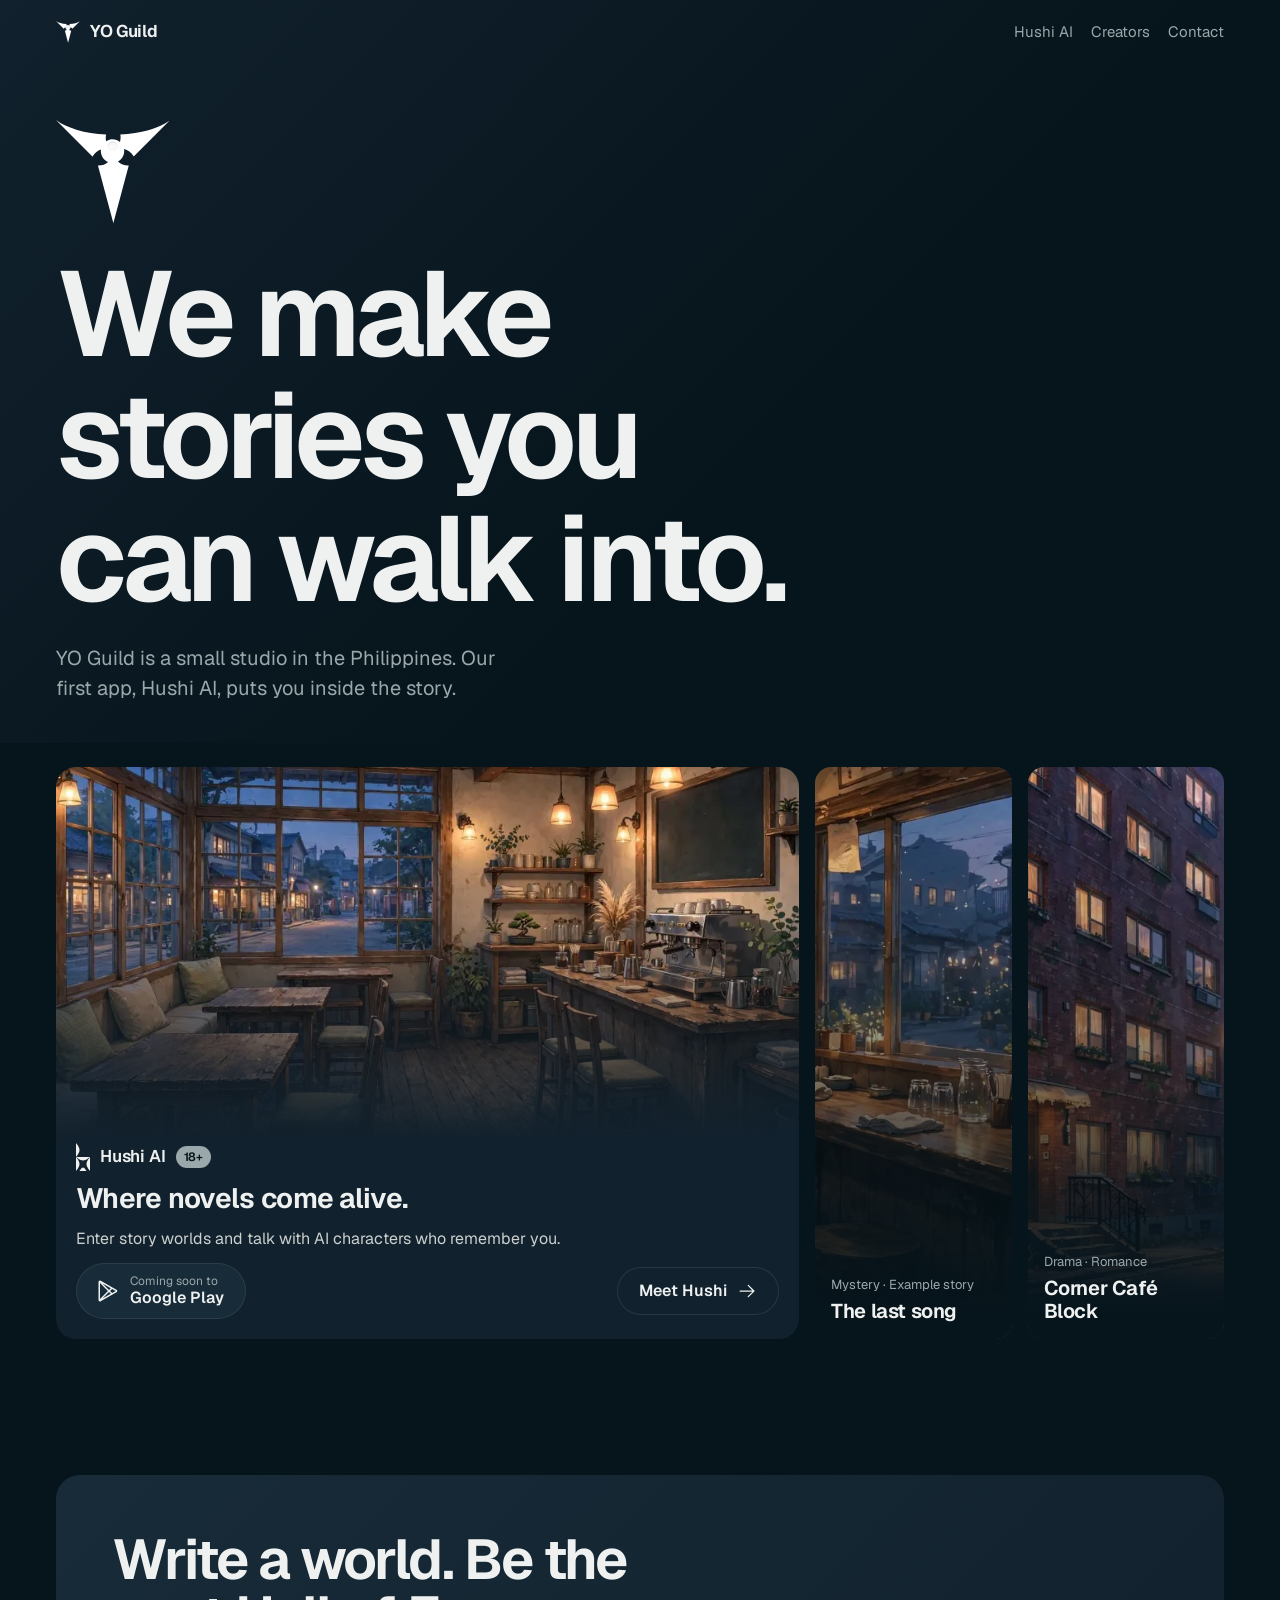
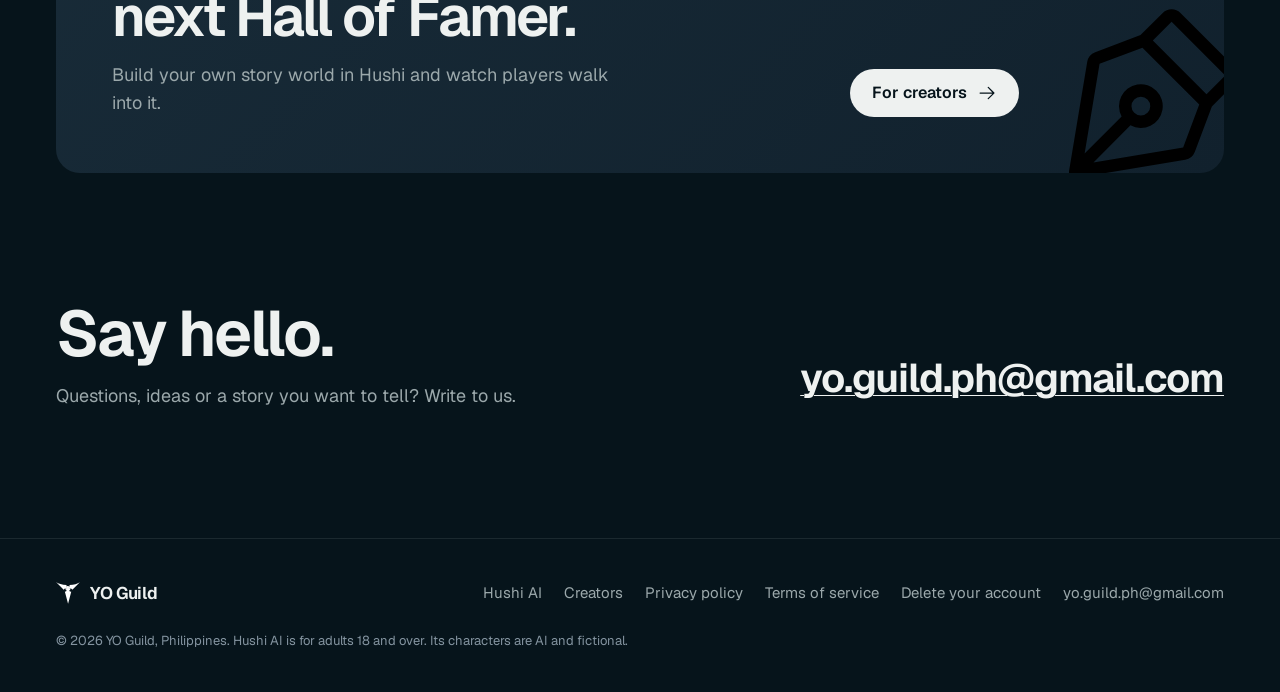
<file: index.html>
<!doctype html>
<html lang="en">
<head>
<meta charset="utf-8">
<meta name="viewport" content="width=device-width, initial-scale=1, viewport-fit=cover">
<title>YO Guild</title>
<meta name="description" content="YO Guild makes story apps you can walk into. Our first app, Hushi AI, puts you inside the story.">
<link rel="canonical" href="https://yoguild.github.io/">
<meta name="theme-color" content="#06141B">
<meta name="color-scheme" content="dark">
<link rel="icon" href="/assets/favicon.svg" type="image/svg+xml">
<link rel="apple-touch-icon" href="/assets/apple-touch-icon.png">
<link rel="preload" href="/assets/fonts/geist-normal-latin.woff2" as="font" type="font/woff2" crossorigin>
<link rel="stylesheet" href="/assets/site.css">
<meta property="og:type" content="website">
<meta property="og:site_name" content="YO Guild">
<meta property="og:title" content="YO Guild">
<meta property="og:description" content="YO Guild makes story apps you can walk into. Our first app, Hushi AI, puts you inside the story.">
<meta property="og:url" content="https://yoguild.github.io/">
<meta property="og:image" content="https://yoguild.github.io/assets/img/og-hushi.jpg">
<meta property="og:image:width" content="1200">
<meta property="og:image:height" content="630">
<meta name="twitter:card" content="summary_large_image">
</head>
<body>
<a class="skip" href="#main">Skip to content</a>
<header class="site-header">
  <div class="wrap">
    <a class="wordmark" href="/"><img src="/assets/yoguild-logo.svg" alt="" width="24" height="22">YO Guild</a>
    <nav class="nav" aria-label="Main"><a href="/hushi/">Hushi AI</a><a href="/hushi/creators/">Creators</a><a href="mailto:yo.guild.ph@gmail.com">Contact</a></nav>
  </div>
</header>
<main id="main">
<section class="home-hero">
  <div class="wrap">
    <img class="home-logo" src="/assets/yoguild-logo.svg" alt="YO Guild logo" width="158" height="144">
    <h1>We make stories you can walk into.</h1>
    <p class="lede">YO Guild is a small studio in the Philippines. Our first app, Hushi AI, puts you inside the story.</p>
  </div>
</section>

<section aria-labelledby="apps-title">
  <div class="wrap">
    <h2 id="apps-title" class="vh">Our apps</h2>
    <div class="apps">
      <article class="appcard">
        <figure><img src="/assets/img/cafe-900.webp" srcset="/assets/img/cafe-900.webp 900w, /assets/img/cafe-1800.webp 1800w" sizes="(min-width:900px) 760px, 100vw" alt="" width="900" height="506"></figure>
        <div class="in">
          <div class="brand"><svg viewBox="0 0 100 200" aria-hidden="true"><use href="/assets/icons.svg#mark"/></svg>Hushi AI <span class="age" aria-label="18 plus">18+</span></div>
          <p class="tagline">Where novels come alive.</p>
          <p>Enter story worlds and talk with AI characters who remember you.</p>
          <div class="row">
            <span class="soon" role="img" aria-label="Coming soon to Google Play"><svg class="ico" aria-hidden="true"><use href="/assets/icons.svg#google-play-logo"/></svg><span><small>Coming soon to</small><b>Google Play</b></span></span>
            <a class="btn btn-ghost" href="/hushi/">Meet Hushi <svg class="ico" aria-hidden="true"><use href="/assets/icons.svg#arrow-right"/></svg></a>
          </div>
        </div>
      </article>
      <!-- Story worlds: placeholder covers until the real world covers are ready. -->
      <div class="worlds">
        <a class="world" href="/hushi/#story">
          <img src="/assets/img/world-bar.webp" alt="" width="600" height="800" loading="lazy">
          <span>Mystery · Example story</span>
          <b>The last song</b>
        </a>
        <a class="world" href="/hushi/">
          <img src="/assets/img/world-street.webp" alt="" width="600" height="800" loading="lazy">
          <span>Drama · Romance</span>
          <b>Corner Café Block</b>
        </a>
      </div>
    </div>
  </div>
</section>

<section class="section">
  <div class="wrap">
    <div class="band">
      <svg class="ico-big" aria-hidden="true"><use href="/assets/icons.svg#pen-nib"/></svg>
      <div>
        <h2>Write a world. Be the next Hall of Famer.</h2>
        <p class="sub">Build your own story world in Hushi and watch players walk into it.</p>
      </div>
      <a class="btn btn-primary" href="/hushi/creators/">For creators <svg class="ico" aria-hidden="true"><use href="/assets/icons.svg#arrow-right"/></svg></a>
    </div>
  </div>
</section>

<section class="section" style="padding-top:0" aria-labelledby="contact-title">
  <div class="wrap contact">
    <div>
      <h2 id="contact-title" class="h2">Say hello.</h2>
      <p class="sub">Questions, ideas or a story you want to tell? Write to us.</p>
    </div>
    <a class="mail" href="mailto:yo.guild.ph@gmail.com">yo.guild.ph@gmail.com</a>
  </div>
</section>
</main>
<footer class="site-footer">
  <div class="wrap">
    <div class="foot-top">
      <a class="wordmark" href="/"><img src="/assets/yoguild-logo.svg" alt="" width="24" height="22">YO Guild</a>
      <nav class="foot-links" aria-label="Footer">
        <a href="/hushi/">Hushi AI</a>
        <a href="/hushi/creators/">Creators</a>
        <a href="/hushi/privacy/">Privacy policy</a>
        <a href="/hushi/terms/">Terms of service</a>
        <a href="/hushi/delete-account/">Delete your account</a>
        <a href="mailto:yo.guild.ph@gmail.com">yo.guild.ph@gmail.com</a>
      </nav>
    </div>
    <p class="foot-small">© 2026 YO Guild, Philippines. Hushi AI is for adults 18 and over. Its characters are AI and fictional.</p>
  </div>
</footer>
</body>
</html>
</file>
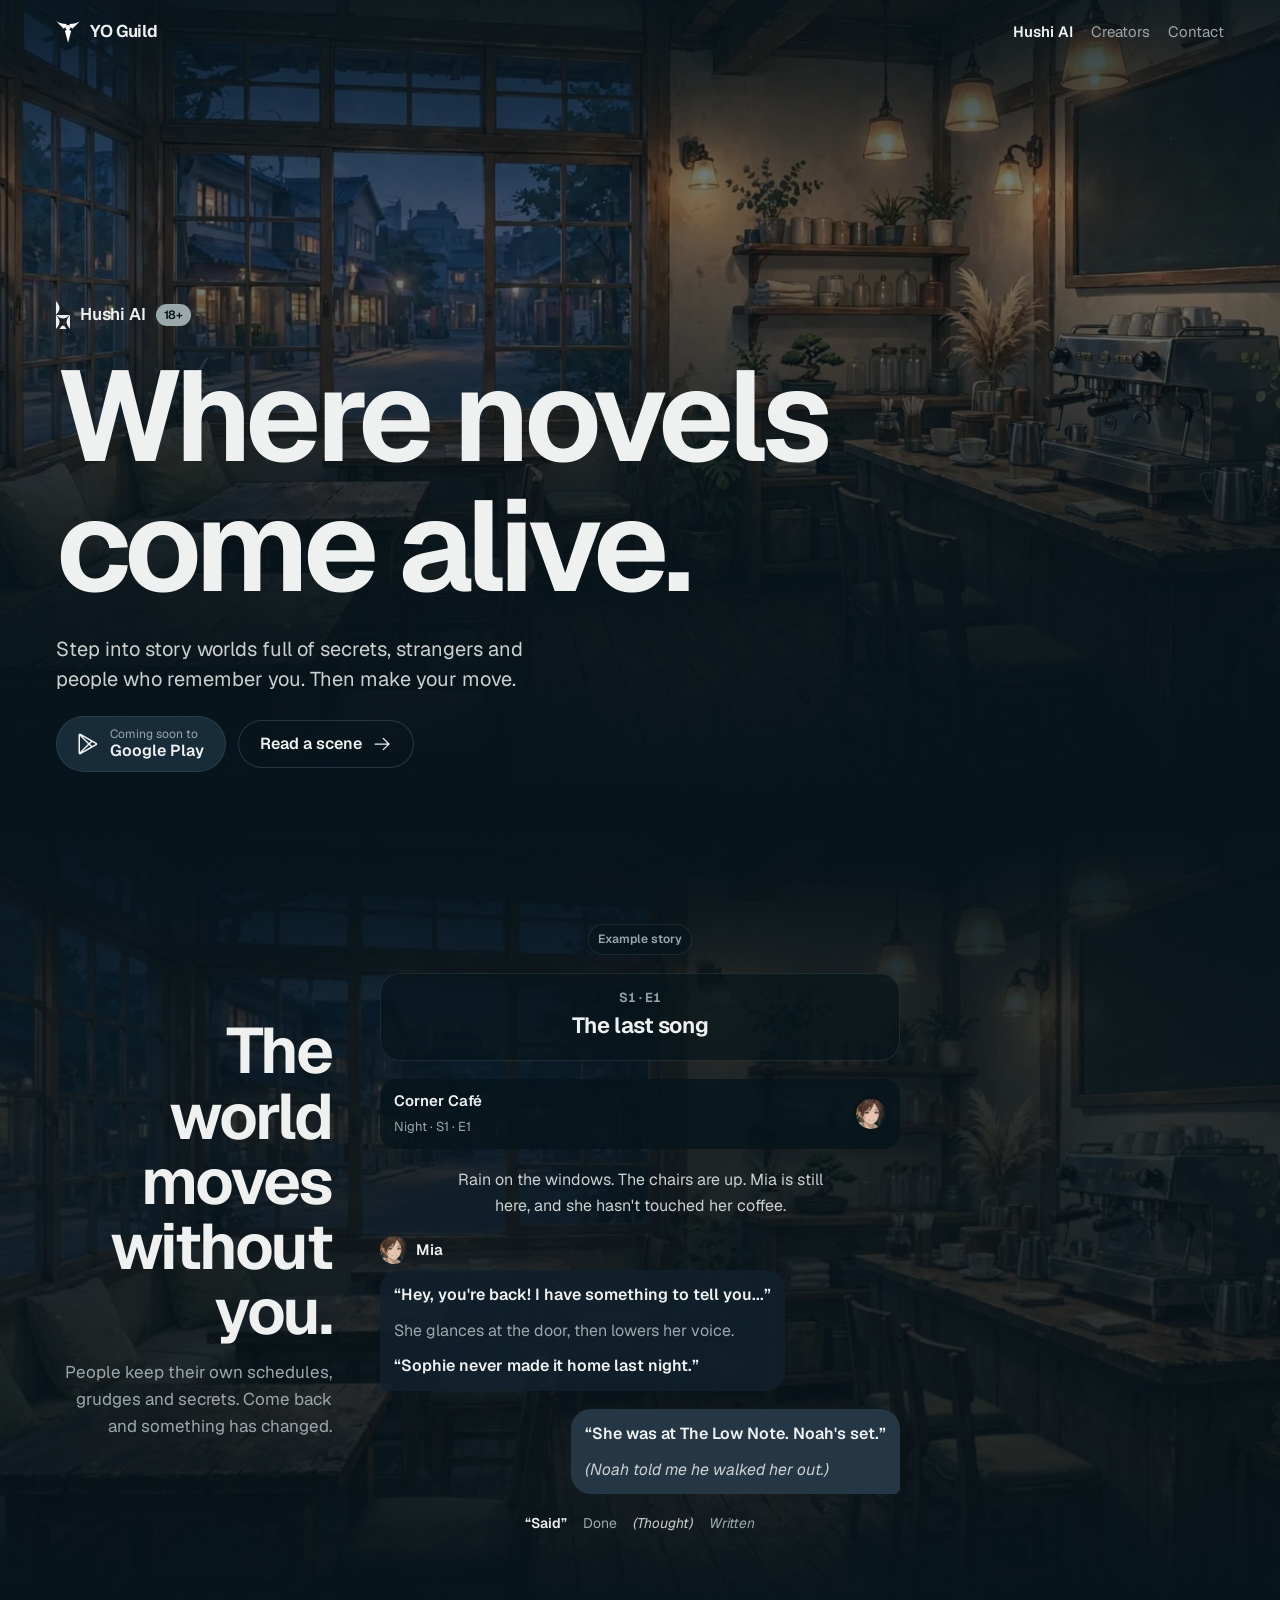
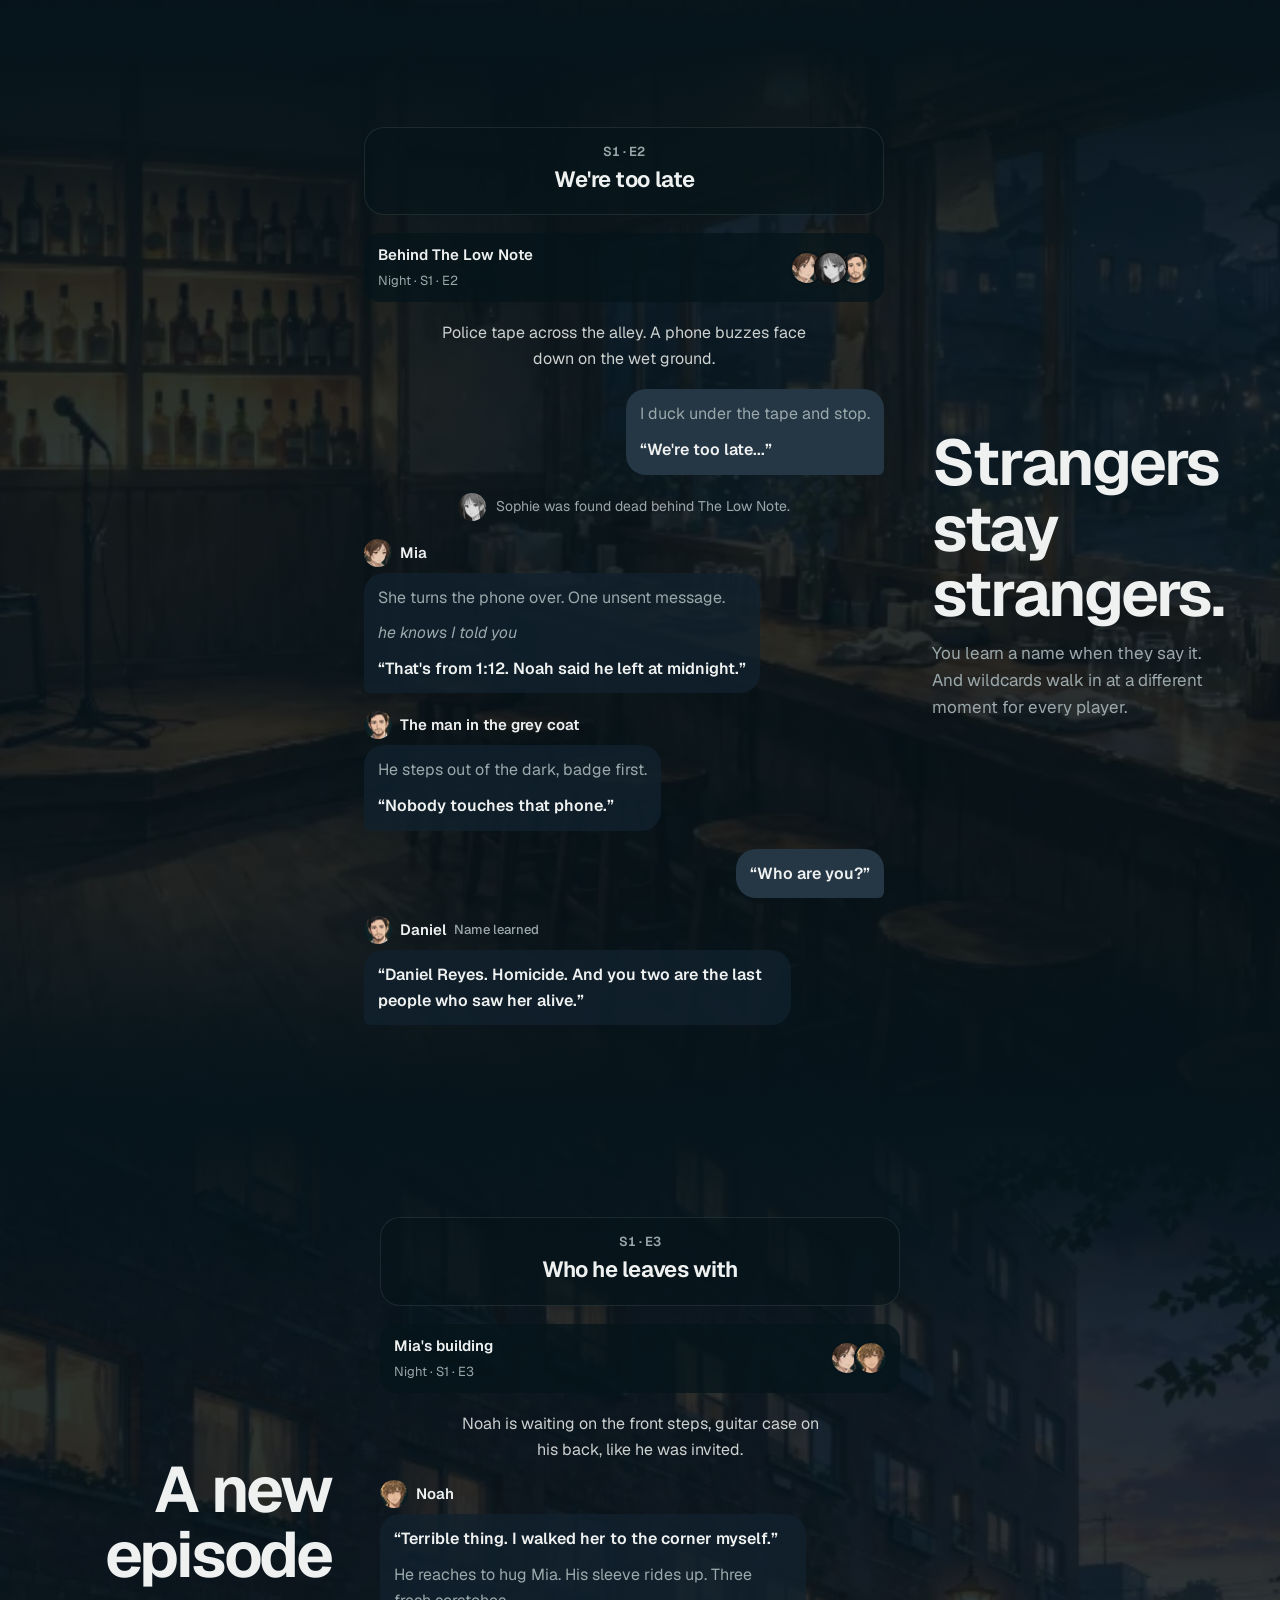
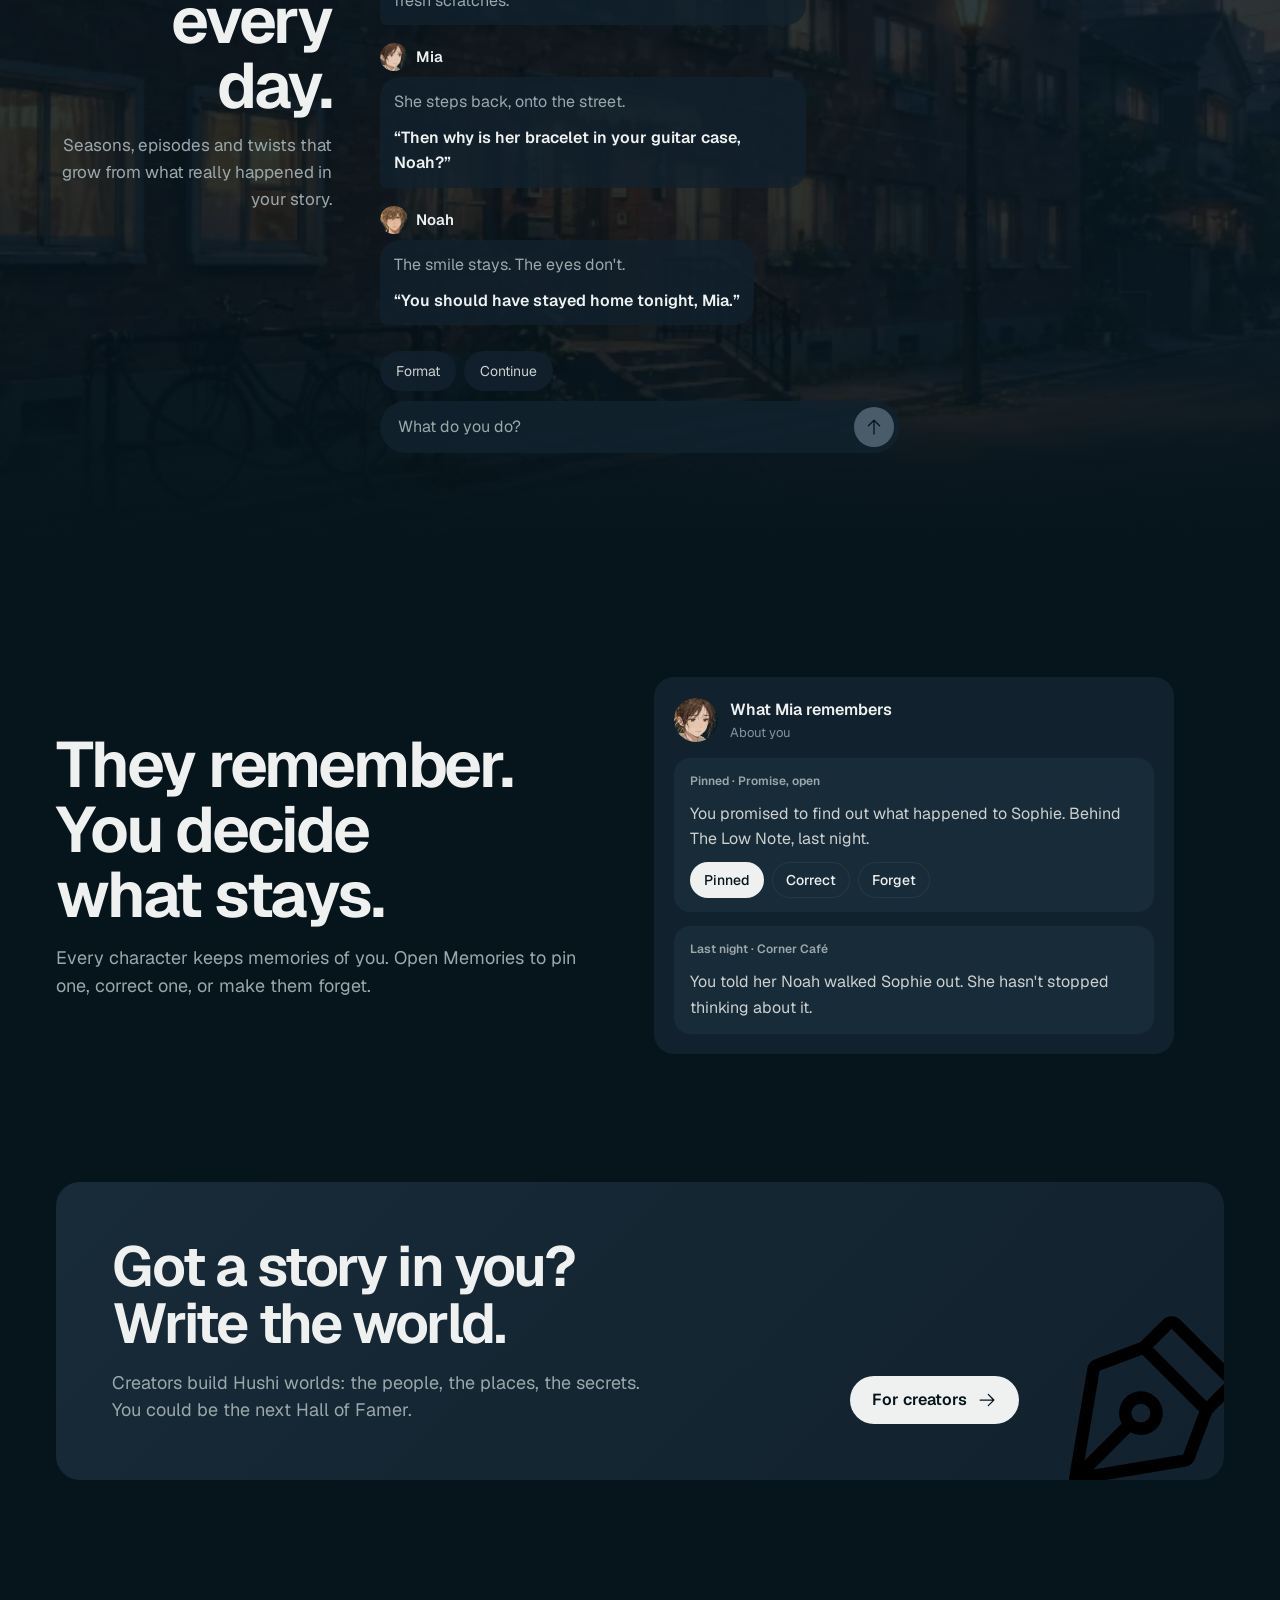
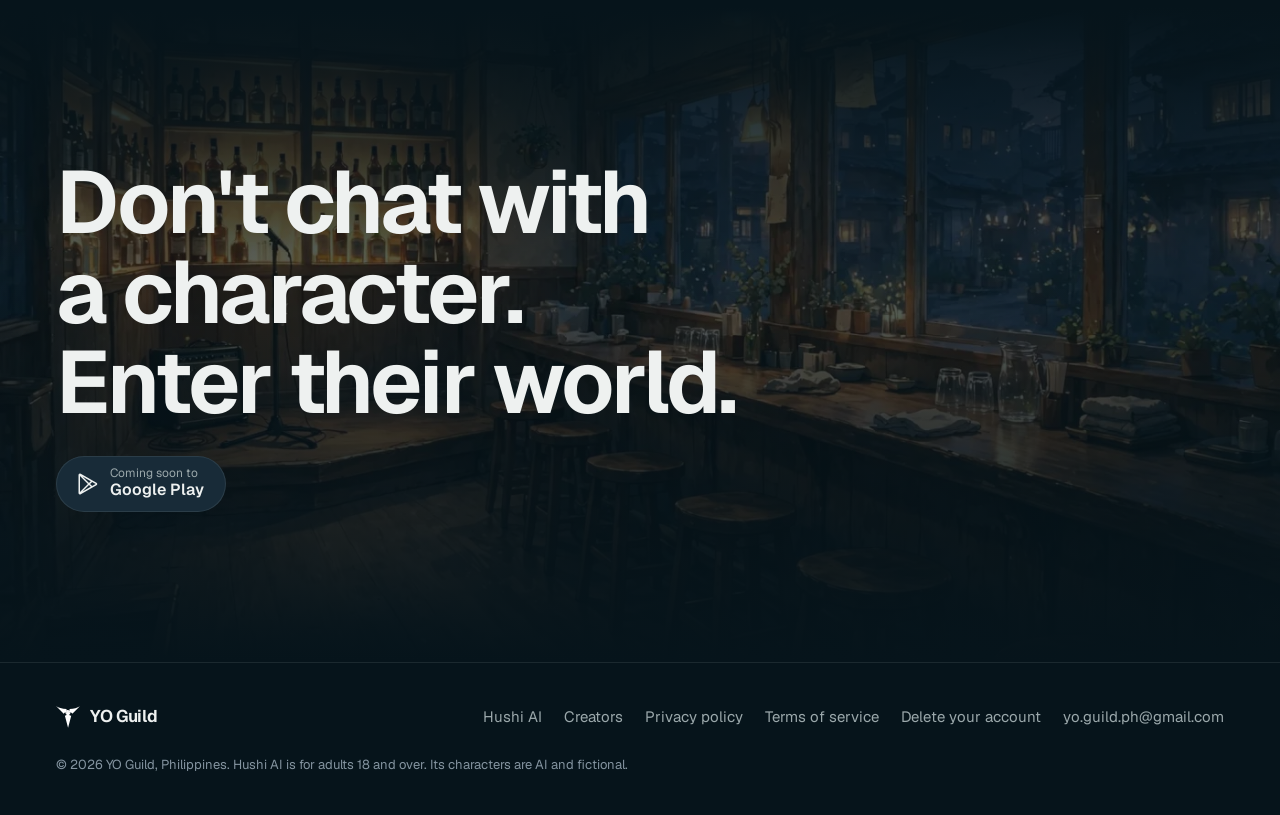
<file: hushi/index.html>
<!doctype html>
<html lang="en">
<head>
<meta charset="utf-8">
<meta name="viewport" content="width=device-width, initial-scale=1, viewport-fit=cover">
<title>Hushi AI: Where novels come alive</title>
<meta name="description" content="Step into story worlds and talk with AI characters who remember you. For adults 18 and over. Coming soon to Google Play.">
<link rel="canonical" href="https://yoguild.github.io/hushi/">
<meta name="theme-color" content="#06141B">
<meta name="color-scheme" content="dark">
<link rel="icon" href="/assets/favicon.svg" type="image/svg+xml">
<link rel="apple-touch-icon" href="/assets/apple-touch-icon.png">
<link rel="preload" href="/assets/fonts/geist-normal-latin.woff2" as="font" type="font/woff2" crossorigin>
<link rel="preload" as="image" href="/assets/img/cafe-1800.webp" imagesrcset="/assets/img/cafe-900.webp 900w, /assets/img/cafe-1800.webp 1800w" imagesizes="100vw">
<link rel="stylesheet" href="/assets/site.css">
<meta property="og:type" content="website">
<meta property="og:site_name" content="YO Guild">
<meta property="og:title" content="Hushi AI: Where novels come alive">
<meta property="og:description" content="Step into story worlds and talk with AI characters who remember you. For adults 18 and over. Coming soon to Google Play.">
<meta property="og:url" content="https://yoguild.github.io/hushi/">
<meta property="og:image" content="https://yoguild.github.io/assets/img/og-hushi.jpg">
<meta property="og:image:width" content="1200">
<meta property="og:image:height" content="630">
<meta name="twitter:card" content="summary_large_image">
<script defer src="/assets/analytics.js"></script>
</head>
<body>
<a class="skip" href="#main">Skip to content</a>
<header class="site-header">
  <div class="wrap">
    <a class="wordmark" href="/"><img src="/assets/yoguild-logo.svg" alt="" width="24" height="22">YO Guild</a>
    <nav class="nav" aria-label="Main"><a href="/hushi/" aria-current="page">Hushi AI</a><a href="/hushi/creators/">Creators</a><a href="mailto:yo.guild.ph@gmail.com">Contact</a></nav>
  </div>
</header>
<main id="main">
<section class="hero">
  <img class="art" src="/assets/img/cafe-1800.webp" srcset="/assets/img/cafe-900.webp 900w, /assets/img/cafe-1800.webp 1800w" sizes="100vw" alt="" width="1800" height="1012" fetchpriority="high">
  <div class="wrap">
    <div class="brand"><svg viewBox="0 0 100 200" aria-hidden="true"><use href="/assets/icons.svg#mark"/></svg>Hushi AI <span class="age" aria-label="18 plus">18+</span></div>
    <h1>Where novels come alive.</h1>
    <p class="lede">Step into story worlds full of secrets, strangers and people who remember you. Then make your move.</p>
    <div class="ctas">
      <span class="soon" role="img" aria-label="Coming soon to Google Play"><svg class="ico" aria-hidden="true"><use href="/assets/icons.svg#google-play-logo"/></svg><span><small>Coming soon to</small><b>Google Play</b></span></span>
      <a class="btn btn-ghost" href="#story">Read a scene <svg class="ico" aria-hidden="true"><use href="/assets/icons.svg#arrow-right"/></svg></a>
    </div>
  </div>
</section>

<div id="story">
  <h2 class="vh">Example story: The last song</h2>

  <section class="ep" aria-label="Episode 1, The last song">
    <img class="art" src="/assets/img/cafe-900.webp" alt="" width="900" height="506" loading="lazy">
    <div class="wrap ep-grid">
      <div class="column">
        <span class="tag-ex">Example story</span>
        <div class="ep-card rv"><small>S1 · E1</small><b>The last song</b></div>
        <div class="scenebar rv"><div><b>Corner Café</b><span>Night · S1 · E1</span></div><div class="cast"><img src="/assets/img/face-mia-happy.webp" alt="" width="30" height="30"></div></div>
        <p class="narr rv">Rain on the windows. The chairs are up. Mia is still here, and she hasn't touched her coffee.</p>
        <div class="run rv"><span class="speaker"><img src="/assets/img/face-mia-happy.webp" alt="" width="28" height="28">Mia</span><div class="card"><p class="speech">“Hey, you're back! I have something to tell you...”</p><p class="action">She glances at the door, then lowers her voice.</p><p class="speech">“Sophie never made it home last night.”</p></div></div>
        <div class="run you rv"><span class="vh">You</span><div class="card"><p class="speech">“She was at The Low Note. Noah's set.”</p><p class="thought">(Noah told me he walked her out.)</p></div></div>
        <p class="keys rv"><span class="speech">“Said”</span><span class="action">Done</span><span class="thought">(Thought)</span><span class="written">Written</span></p>
      </div>
      <div class="side rv"><h2 class="beat">The world moves without you.</h2><p class="beat-sub">People keep their own schedules, grudges and secrets. Come back and something has changed.</p></div>
    </div>
  </section>

  <section class="ep" aria-label="Episode 2, We're too late">
    <img class="art" src="/assets/img/bar-800.webp" alt="" width="800" height="450" loading="lazy">
    <div class="wrap ep-grid">
      <div class="column">
        <div class="ep-card rv"><small>S1 · E2</small><b>We're too late</b></div>
        <div class="scenebar rv"><div><b>Behind The Low Note</b><span>Night · S1 · E2</span></div><div class="cast"><img src="/assets/img/face-mia-anxious.webp" alt="" width="30" height="30"><img class="dead" src="/assets/img/face-sophie.webp" alt="" width="30" height="30"><img src="/assets/img/face-daniel.webp" alt="" width="30" height="30"></div></div>
        <p class="narr rv">Police tape across the alley. A phone buzzes face down on the wet ground.</p>
        <div class="run you rv"><span class="vh">You</span><div class="card"><p class="action">I duck under the tape and stop.</p><p class="speech">“We're too late...”</p></div></div>
        <p class="worldline rv"><img class="dead" src="/assets/img/face-sophie.webp" alt="" width="28" height="28">Sophie was found dead behind The Low Note.</p>
        <div class="run rv"><span class="speaker"><img src="/assets/img/face-mia-sad.webp" alt="" width="28" height="28">Mia</span><div class="card"><p class="action">She turns the phone over. One unsent message.</p><p class="written">he knows I told you</p><p class="speech">“That's from 1:12. Noah said he left at midnight.”</p></div></div>
        <div class="run rv"><span class="speaker"><img src="/assets/img/face-daniel.webp" alt="" width="28" height="28">The man in the grey coat</span><div class="card"><p class="action">He steps out of the dark, badge first.</p><p class="speech">“Nobody touches that phone.”</p></div></div>
        <div class="run you rv"><span class="vh">You</span><div class="card"><p class="speech">“Who are you?”</p></div></div>
        <div class="run rv"><span class="speaker"><img src="/assets/img/face-daniel.webp" alt="" width="28" height="28">Daniel <em>Name learned</em></span><div class="card"><p class="speech">“Daniel Reyes. Homicide. And you two are the last people who saw her alive.”</p></div></div>
      </div>
      <div class="side r rv"><h2 class="beat">Strangers stay strangers.</h2><p class="beat-sub">You learn a name when they say it. And wildcards walk in at a different moment for every player.</p></div>
    </div>
  </section>

  <section class="ep" aria-label="Episode 3, Who he leaves with">
    <img class="art" src="/assets/img/street-800.webp" alt="" width="800" height="450" loading="lazy">
    <div class="wrap ep-grid">
      <div class="column">
        <div class="ep-card rv"><small>S1 · E3</small><b>Who he leaves with</b></div>
        <div class="scenebar rv"><div><b>Mia's building</b><span>Night · S1 · E3</span></div><div class="cast"><img src="/assets/img/face-mia-anxious.webp" alt="" width="30" height="30"><img src="/assets/img/face-noah-flirty.webp" alt="" width="30" height="30"></div></div>
        <p class="narr rv">Noah is waiting on the front steps, guitar case on his back, like he was invited.</p>
        <div class="run rv"><span class="speaker"><img src="/assets/img/face-noah-flirty.webp" alt="" width="28" height="28">Noah</span><div class="card"><p class="speech">“Terrible thing. I walked her to the corner myself.”</p><p class="action">He reaches to hug Mia. His sleeve rides up. Three fresh scratches.</p></div></div>
        <div class="run rv"><span class="speaker"><img src="/assets/img/face-mia-anxious.webp" alt="" width="28" height="28">Mia</span><div class="card"><p class="action">She steps back, onto the street.</p><p class="speech">“Then why is her bracelet in your guitar case, Noah?”</p></div></div>
        <div class="run rv"><span class="speaker"><img src="/assets/img/face-noah-angry.webp" alt="" width="28" height="28">Noah</span><div class="card"><p class="action">The smile stays. The eyes don't.</p><p class="speech">“You should have stayed home tonight, Mia.”</p></div></div>
        <div class="composer rv" aria-hidden="true"><div class="chips"><span class="cchip">Format</span><span class="cchip">Continue</span></div><div class="cinput">What do you do?<i><svg class="ico"><use href="/assets/icons.svg#arrow-up"/></svg></i></div></div>
      </div>
      <div class="side rv"><h2 class="beat">A new episode every day.</h2><p class="beat-sub">Seasons, episodes and twists that grow from what really happened in your story.</p></div>
    </div>
  </section>
</div>

<section class="section">
  <div class="wrap journal">
    <div><h2 class="h2 rv">They remember. You decide what stays.</h2><p class="sub">Every character keeps memories of you. Open Memories to pin one, correct one, or make them forget.</p></div>
    <div class="jcard rv" aria-label="Example: what Mia remembers about you">
      <div class="jhead"><img src="/assets/img/face-mia-sad.webp" alt="" width="44" height="44"><span>What Mia remembers<small>About you</small></span></div>
      <div class="mem"><span class="tag">Pinned · Promise, open</span><p>You promised to find out what happened to Sophie. Behind The Low Note, last night.</p><div class="chips" aria-hidden="true"><span class="chip on">Pinned</span><span class="chip">Correct</span><span class="chip">Forget</span></div></div>
      <div class="mem"><span class="tag">Last night · Corner Café</span><p>You told her Noah walked Sophie out. She hasn't stopped thinking about it.</p></div>
    </div>
  </div>
</section>

<section class="section" style="padding-top:0">
  <div class="wrap">
    <div class="band">
      <svg class="ico-big" aria-hidden="true"><use href="/assets/icons.svg#pen-nib"/></svg>
      <div>
        <h2>Got a story in you? Write the world.</h2>
        <p class="sub">Creators build Hushi worlds: the people, the places, the secrets. You could be the next Hall of Famer.</p>
      </div>
      <a class="btn btn-primary" href="/hushi/creators/">For creators <svg class="ico" aria-hidden="true"><use href="/assets/icons.svg#arrow-right"/></svg></a>
    </div>
  </div>
</section>

<section class="close">
  <img class="art" src="/assets/img/bar-1400.webp" alt="" width="1400" height="788" loading="lazy">
  <div class="wrap">
    <h2 class="rv">Don't chat with a character. Enter their world.</h2>
    <div class="ctas"><span class="soon" role="img" aria-label="Coming soon to Google Play"><svg class="ico" aria-hidden="true"><use href="/assets/icons.svg#google-play-logo"/></svg><span><small>Coming soon to</small><b>Google Play</b></span></span></div>
  </div>
</section>
</main>
<footer class="site-footer">
  <div class="wrap">
    <div class="foot-top">
      <a class="wordmark" href="/"><img src="/assets/yoguild-logo.svg" alt="" width="24" height="22">YO Guild</a>
      <nav class="foot-links" aria-label="Footer">
        <a href="/hushi/">Hushi AI</a>
        <a href="/hushi/creators/">Creators</a>
        <a href="/hushi/privacy/">Privacy policy</a>
        <a href="/hushi/terms/">Terms of service</a>
        <a href="/hushi/delete-account/">Delete your account</a>
        <a href="mailto:yo.guild.ph@gmail.com">yo.guild.ph@gmail.com</a>
      </nav>
    </div>
    <p class="foot-small">© 2026 YO Guild, Philippines. Hushi AI is for adults 18 and over. Its characters are AI and fictional.</p>
  </div>
</footer>
</body>
</html>
</file>
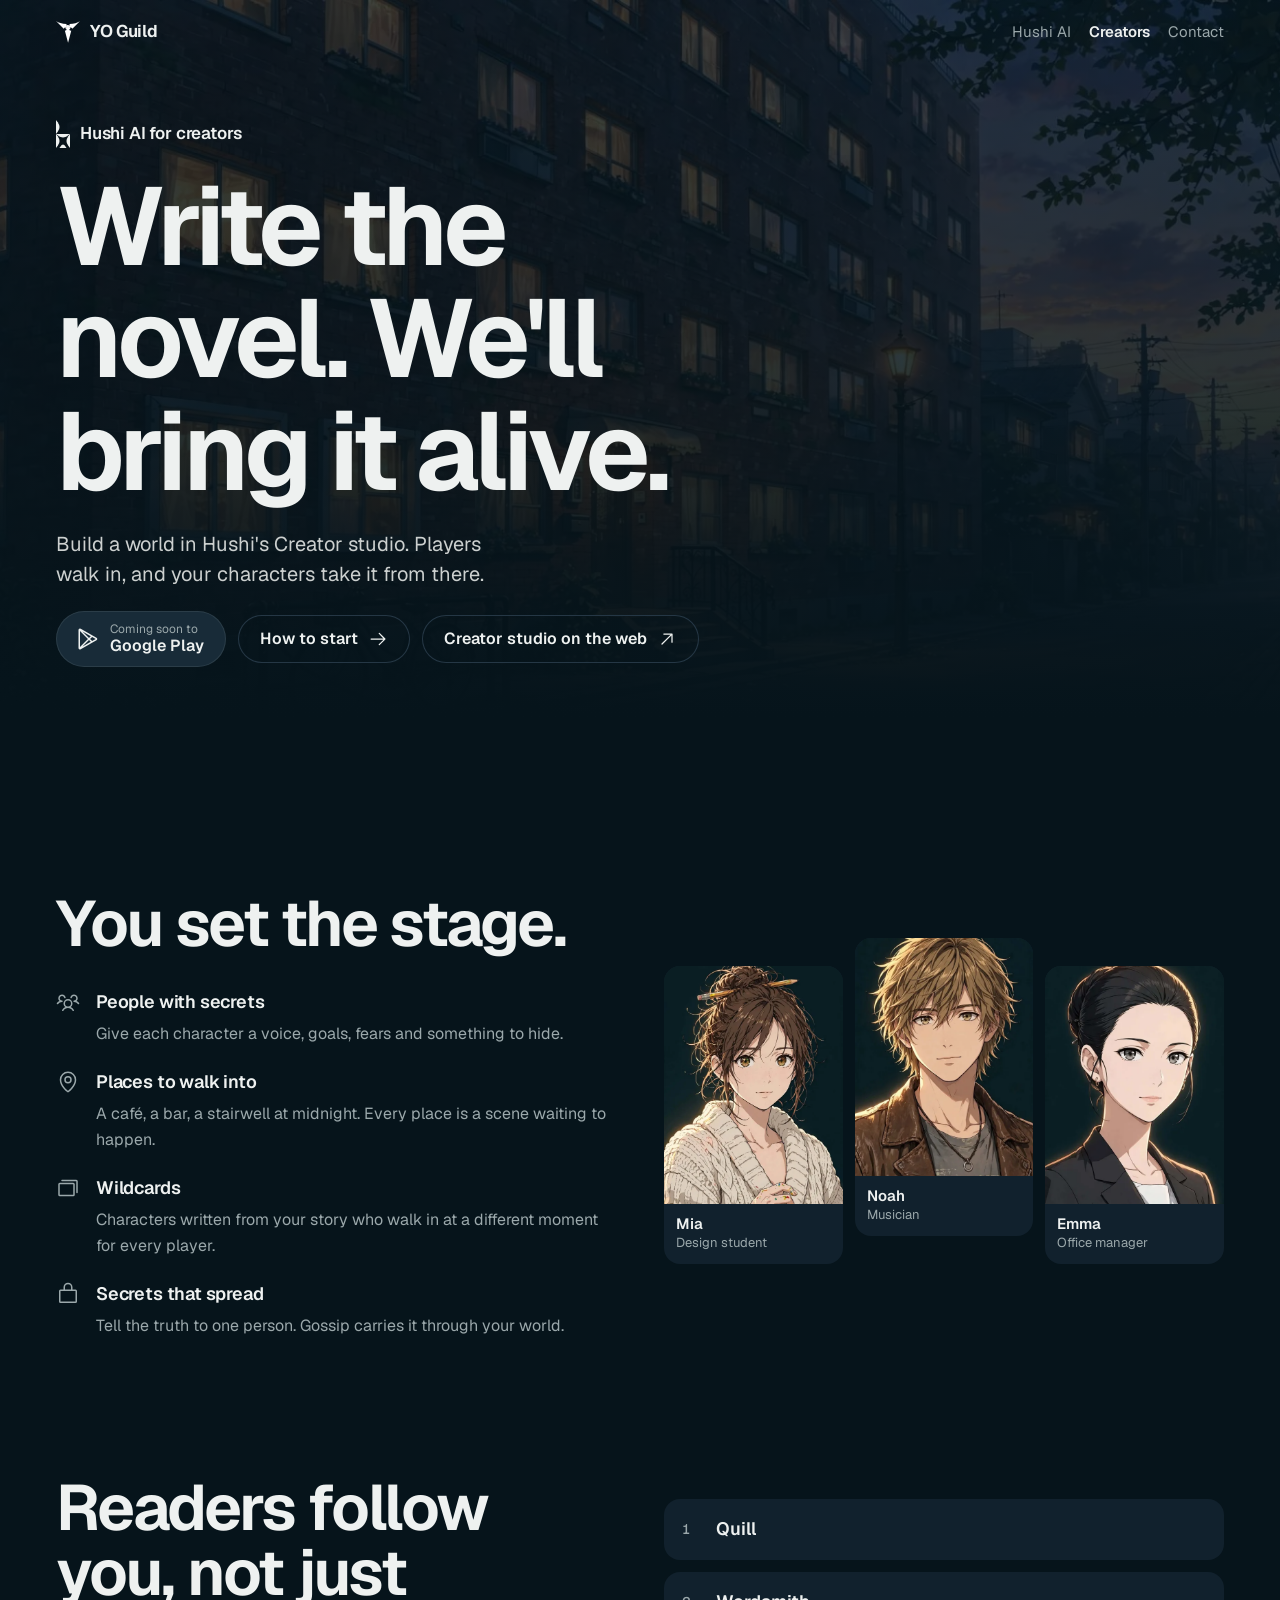
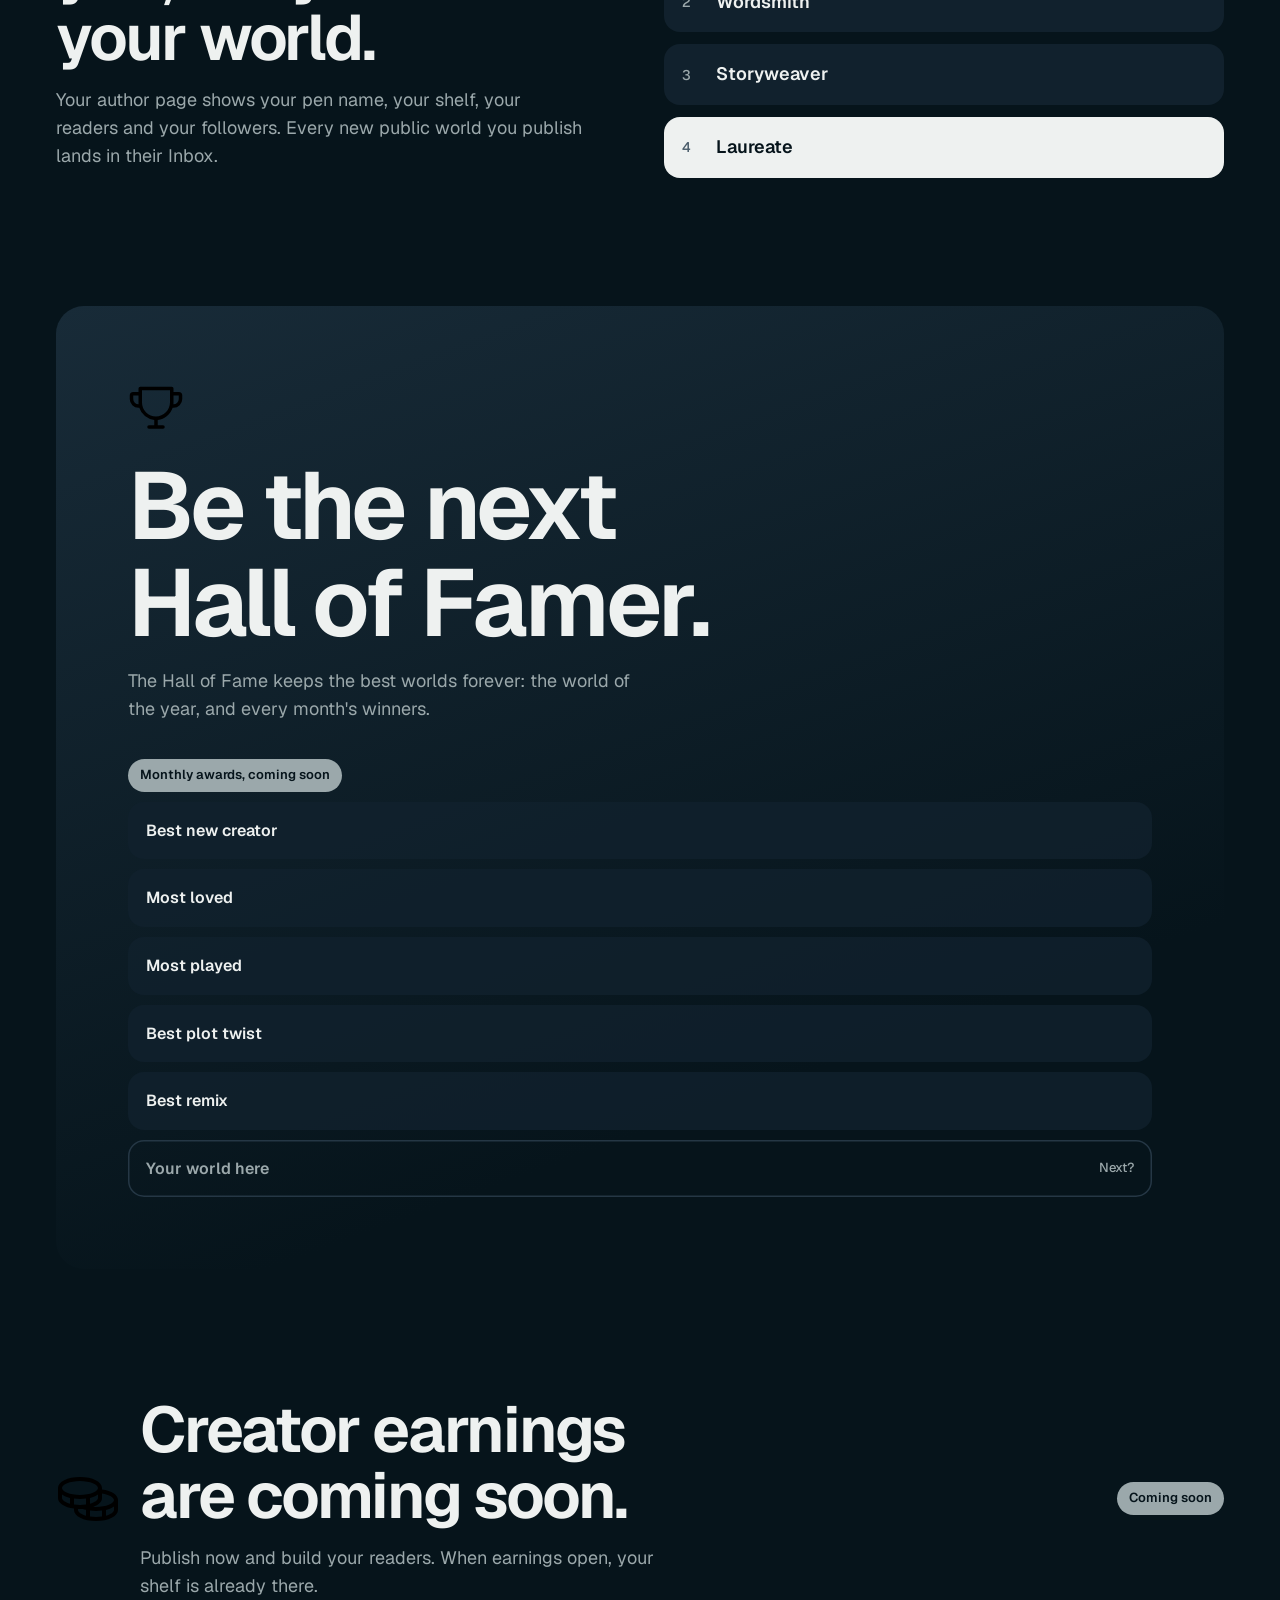
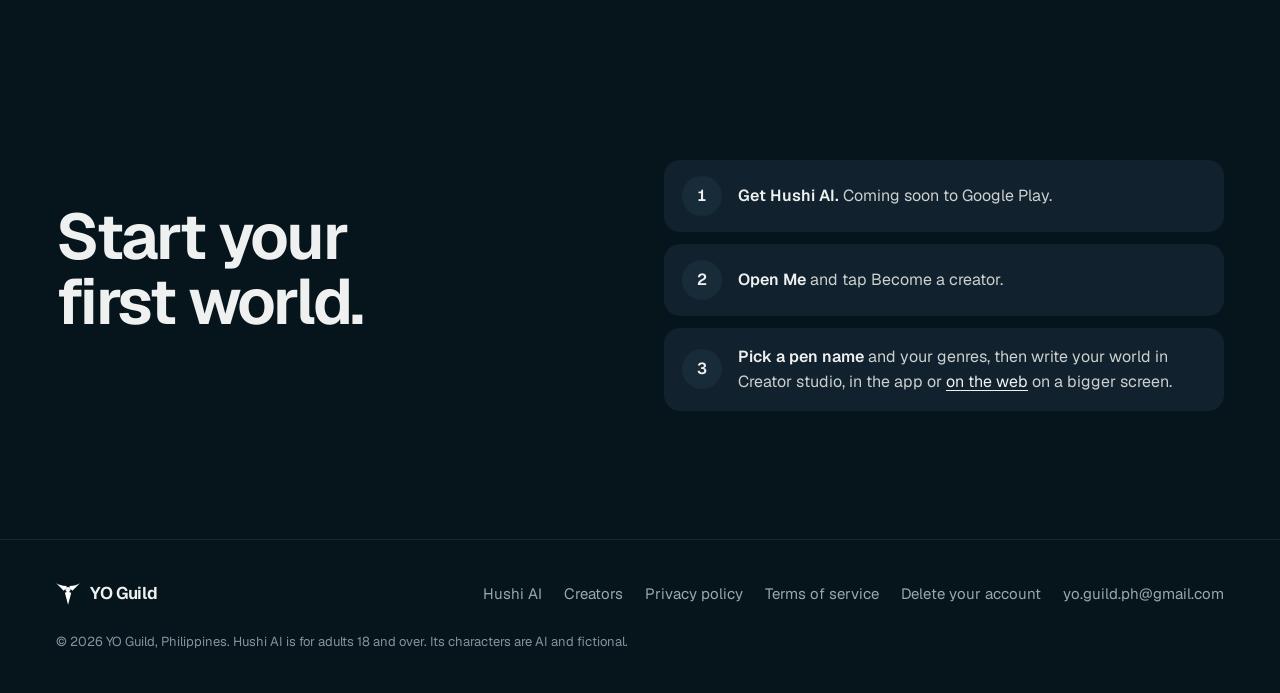
<file: hushi/creators/index.html>
<!doctype html>
<html lang="en">
<head>
<meta charset="utf-8">
<meta name="viewport" content="width=device-width, initial-scale=1, viewport-fit=cover">
<title>Write for Hushi AI</title>
<meta name="description" content="Build a story world in Hushi AI. Characters with secrets, places to walk into, wildcards, followers and the Hall of Fame.">
<link rel="canonical" href="https://yoguild.github.io/hushi/creators/">
<meta name="theme-color" content="#06141B">
<meta name="color-scheme" content="dark">
<link rel="icon" href="/assets/favicon.svg" type="image/svg+xml">
<link rel="apple-touch-icon" href="/assets/apple-touch-icon.png">
<link rel="preload" href="/assets/fonts/geist-normal-latin.woff2" as="font" type="font/woff2" crossorigin>
<link rel="stylesheet" href="/assets/site.css">
<meta property="og:type" content="website">
<meta property="og:site_name" content="YO Guild">
<meta property="og:title" content="Write for Hushi AI">
<meta property="og:description" content="Build a story world in Hushi AI. Characters with secrets, places to walk into, wildcards, followers and the Hall of Fame.">
<meta property="og:url" content="https://yoguild.github.io/hushi/creators/">
<meta property="og:image" content="https://yoguild.github.io/assets/img/og-hushi.jpg">
<meta property="og:image:width" content="1200">
<meta property="og:image:height" content="630">
<meta name="twitter:card" content="summary_large_image">
<script defer src="/assets/analytics.js"></script>
</head>
<body>
<a class="skip" href="#main">Skip to content</a>
<header class="site-header">
  <div class="wrap">
    <a class="wordmark" href="/"><img src="/assets/yoguild-logo.svg" alt="" width="24" height="22">YO Guild</a>
    <nav class="nav" aria-label="Main"><a href="/hushi/">Hushi AI</a><a href="/hushi/creators/" aria-current="page">Creators</a><a href="mailto:yo.guild.ph@gmail.com">Contact</a></nav>
  </div>
</header>
<main id="main">
<section class="cr-hero">
  <img class="art" src="/assets/img/street-1400.webp" srcset="/assets/img/street-800.webp 800w, /assets/img/street-1400.webp 1400w" sizes="100vw" alt="" width="1400" height="788" fetchpriority="high">
  <div class="wrap">
    <div class="brand"><svg viewBox="0 0 100 200" aria-hidden="true"><use href="/assets/icons.svg#mark"/></svg>Hushi AI for creators</div>
    <h1>Write the novel. We'll bring it alive.</h1>
    <p class="lede">Build a world in Hushi's Creator studio. Players walk in, and your characters take it from there.</p>
    <div class="ctas">
      <span class="soon" role="img" aria-label="Coming soon to Google Play"><svg class="ico" aria-hidden="true"><use href="/assets/icons.svg#google-play-logo"/></svg><span><small>Coming soon to</small><b>Google Play</b></span></span>
      <a class="btn btn-ghost" href="#start">How to start <svg class="ico" aria-hidden="true"><use href="/assets/icons.svg#arrow-right"/></svg></a>
      <a class="btn btn-ghost" href="/hushi/creators/online/">Creator studio on the web <svg class="ico" aria-hidden="true"><use href="/assets/icons.svg#arrow-up-right"/></svg></a>
    </div>
  </div>
</section>

<section class="section">
  <div class="wrap build">
    <div>
      <h2 class="h2">You set the stage.</h2>
      <ul class="blocks">
        <li><svg class="ico" aria-hidden="true"><use href="/assets/icons.svg#users-three"/></svg><b>People with secrets</b><span>Give each character a voice, goals, fears and something to hide.</span></li>
        <li><svg class="ico" aria-hidden="true"><use href="/assets/icons.svg#map-pin"/></svg><b>Places to walk into</b><span>A café, a bar, a stairwell at midnight. Every place is a scene waiting to happen.</span></li>
        <li><svg class="ico" aria-hidden="true"><use href="/assets/icons.svg#cards"/></svg><b>Wildcards</b><span>Characters written from your story who walk in at a different moment for every player.</span></li>
        <li><svg class="ico" aria-hidden="true"><use href="/assets/icons.svg#lock-simple"/></svg><b>Secrets that spread</b><span>Tell the truth to one person. Gossip carries it through your world.</span></li>
      </ul>
    </div>
    <div class="cast-fan" aria-label="Example cast">
      <figure><img src="/assets/img/portrait-mia.webp" alt="Mia, an illustrated character" width="520" height="780" loading="lazy"><figcaption><b>Mia</b>Design student</figcaption></figure>
      <figure><img src="/assets/img/portrait-noah.webp" alt="Noah, an illustrated character" width="520" height="780" loading="lazy"><figcaption><b>Noah</b>Musician</figcaption></figure>
      <figure><img src="/assets/img/portrait-emma.webp" alt="Emma, an illustrated character" width="520" height="780" loading="lazy"><figcaption><b>Emma</b>Office manager</figcaption></figure>
    </div>
  </div>
</section>

<section class="section" style="padding-top:0">
  <div class="wrap build">
    <div>
      <h2 class="h2">Readers follow you, not just your world.</h2>
      <p class="sub">Your author page shows your pen name, your shelf, your readers and your followers. Every new public world you publish lands in their Inbox.</p>
    </div>
    <div>
      <ol class="ranks" aria-label="Creator ranks">
        <li>Quill</li><li>Wordsmith</li><li>Storyweaver</li><li>Laureate</li>
      </ol>
    </div>
  </div>
</section>

<section class="section" style="padding-top:0">
  <div class="wrap">
    <div class="fame">
      <svg class="trophy" aria-hidden="true"><use href="/assets/icons.svg#trophy"/></svg>
      <h2>Be the next Hall of Famer.</h2>
      <p class="sub">The Hall of Fame keeps the best worlds forever: the world of the year, and every month's winners.</p>
      <div class="awards">
        <p><span class="soon-pill">Monthly awards, coming soon</span></p>
        <div class="award">Best new creator</div>
        <div class="award">Most loved</div>
        <div class="award">Most played</div>
        <div class="award">Best plot twist</div>
        <div class="award">Best remix</div>
        <div class="award ghost">Your world here<small>Next?</small></div>
      </div>
    </div>
  </div>
</section>

<section class="section" style="padding-top:0">
  <div class="wrap earn">
    <svg class="coins" aria-hidden="true"><use href="/assets/icons.svg#coins"/></svg>
    <div>
      <h2 class="h2">Creator earnings are coming soon.</h2>
      <p class="sub">Publish now and build your readers. When earnings open, your shelf is already there.</p>
    </div>
    <p><span class="soon-pill">Coming soon</span></p>
  </div>
</section>

<section class="section" id="start" style="padding-top:0">
  <div class="wrap build">
    <h2 class="h2">Start your first world.</h2>
    <ol class="steps">
      <li><span><b>Get Hushi AI.</b> Coming soon to Google Play.</span></li>
      <li><span><b>Open Me</b> and tap Become a creator.</span></li>
      <li><span><b>Pick a pen name</b> and your genres, then write your world in Creator studio, in the app or <a href="/hushi/creators/online/">on the web</a> on a bigger screen.</span></li>
    </ol>
  </div>
</section>
</main>
<footer class="site-footer">
  <div class="wrap">
    <div class="foot-top">
      <a class="wordmark" href="/"><img src="/assets/yoguild-logo.svg" alt="" width="24" height="22">YO Guild</a>
      <nav class="foot-links" aria-label="Footer">
        <a href="/hushi/">Hushi AI</a>
        <a href="/hushi/creators/">Creators</a>
        <a href="/hushi/privacy/">Privacy policy</a>
        <a href="/hushi/terms/">Terms of service</a>
        <a href="/hushi/delete-account/">Delete your account</a>
        <a href="mailto:yo.guild.ph@gmail.com">yo.guild.ph@gmail.com</a>
      </nav>
    </div>
    <p class="foot-small">© 2026 YO Guild, Philippines. Hushi AI is for adults 18 and over. Its characters are AI and fictional.</p>
  </div>
</footer>
</body>
</html>
</file>
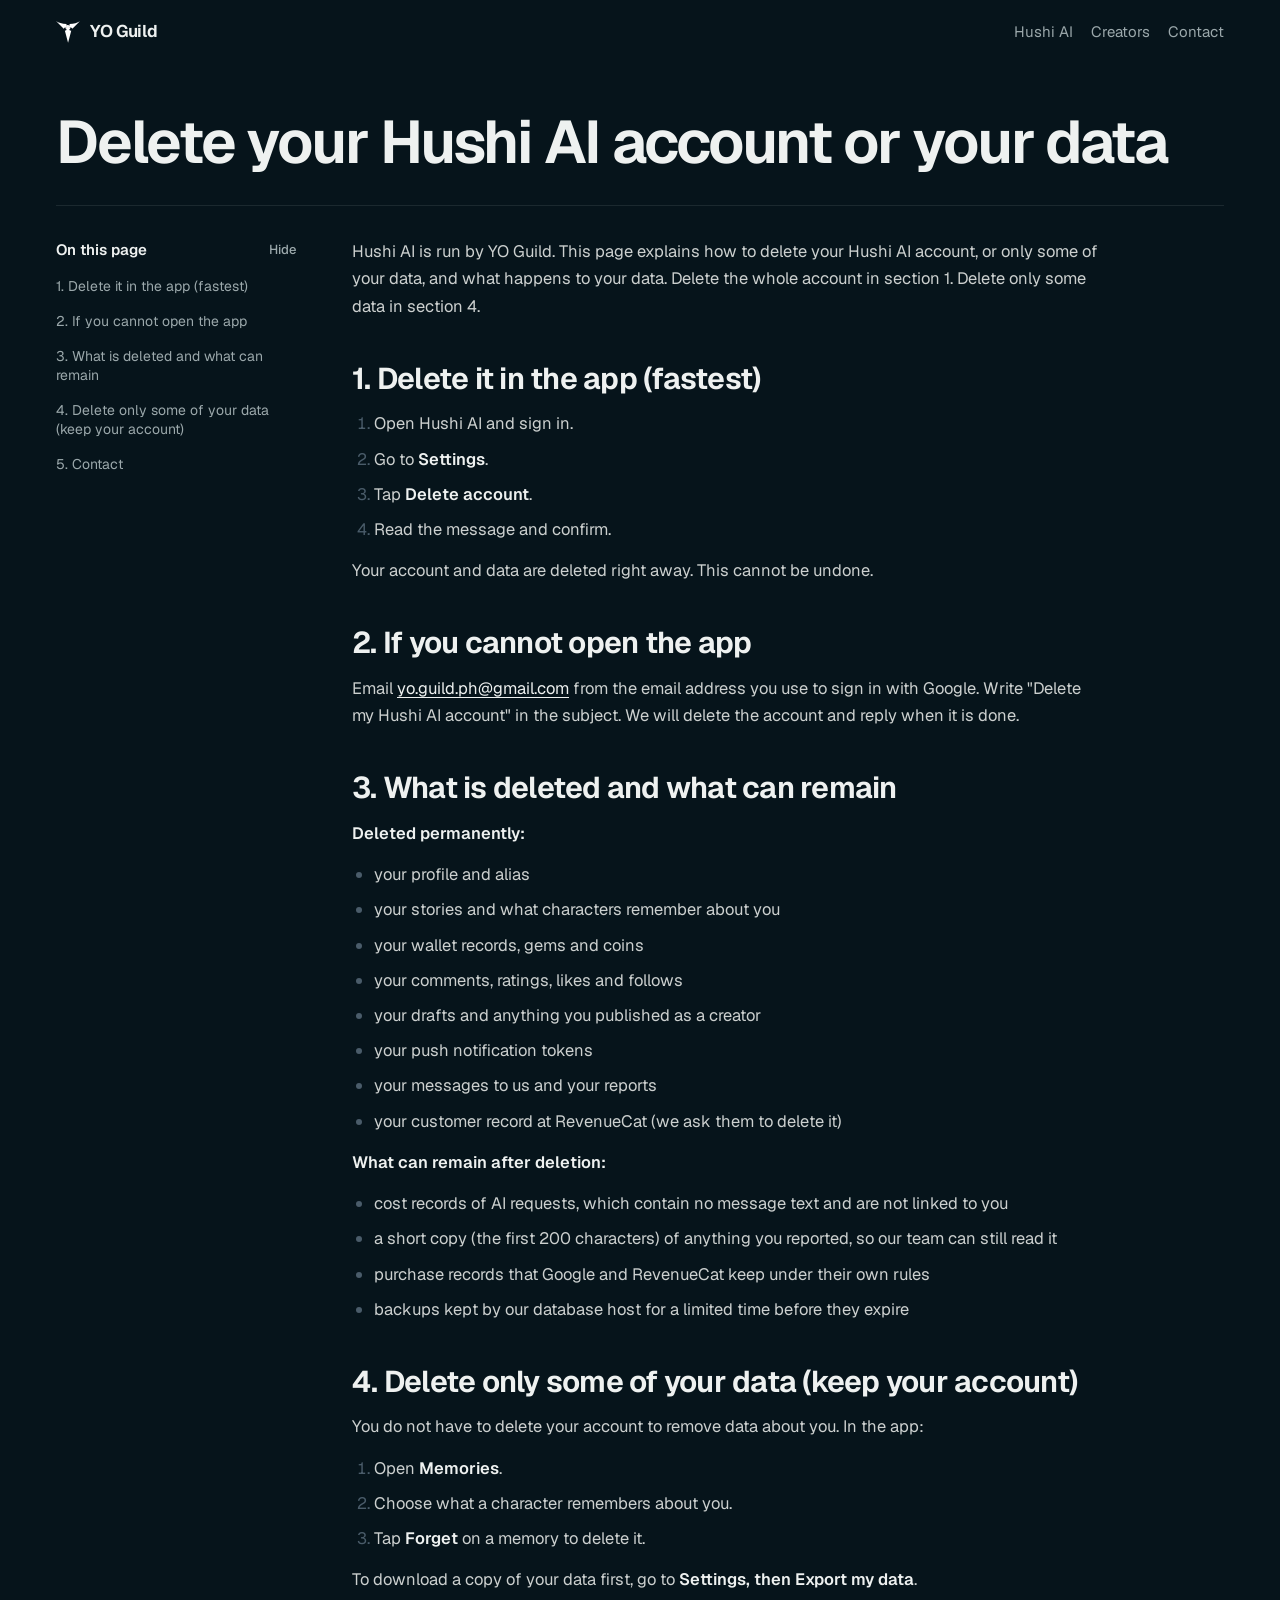
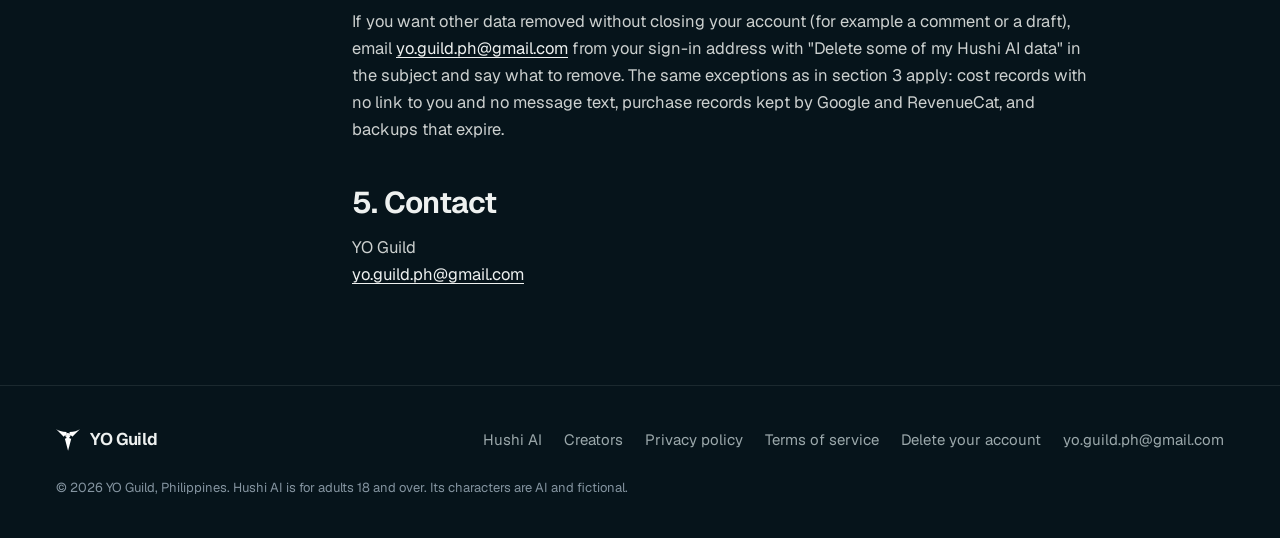
<file: hushi/delete-account/index.html>
<!doctype html>
<html lang="en">
<head>
<meta charset="utf-8">
<meta name="viewport" content="width=device-width, initial-scale=1, viewport-fit=cover">
<title>Delete your account · Hushi AI</title>
<meta name="description" content="How to delete your Hushi AI account or some of your data, and what happens to it.">
<link rel="canonical" href="https://yoguild.github.io/hushi/delete-account/">
<meta name="theme-color" content="#06141B">
<meta name="color-scheme" content="dark">
<link rel="icon" href="/assets/favicon.svg" type="image/svg+xml">
<link rel="apple-touch-icon" href="/assets/apple-touch-icon.png">
<link rel="preload" href="/assets/fonts/geist-normal-latin.woff2" as="font" type="font/woff2" crossorigin>
<link rel="stylesheet" href="/assets/site.css">
<meta property="og:type" content="website">
<meta property="og:site_name" content="YO Guild">
<meta property="og:title" content="Delete your account · Hushi AI">
<meta property="og:description" content="How to delete your Hushi AI account or some of your data, and what happens to it.">
<meta property="og:url" content="https://yoguild.github.io/hushi/delete-account/">
<meta property="og:image" content="https://yoguild.github.io/assets/img/og-hushi.jpg">
<meta property="og:image:width" content="1200">
<meta property="og:image:height" content="630">
<meta name="twitter:card" content="summary_large_image">
</head>
<body>
<a class="skip" href="#main">Skip to content</a>
<header class="site-header">
  <div class="wrap">
    <a class="wordmark" href="/"><img src="/assets/yoguild-logo.svg" alt="" width="24" height="22">YO Guild</a>
    <nav class="nav" aria-label="Main"><a href="/hushi/">Hushi AI</a><a href="/hushi/creators/">Creators</a><a href="mailto:yo.guild.ph@gmail.com">Contact</a></nav>
  </div>
</header>
<main id="main">
<div class="wrap legal plain-top">
  <div class="legal-head">
    <h1>Delete your Hushi AI account or your data</h1>
    
  </div>
  <div class="doc">
    <nav class="toc" aria-label="On this page"><details id="toc"><summary>On this page</summary><ol><li><a href="#1-delete-it-in-the-app-fastest">1. Delete it in the app (fastest)</a></li><li><a href="#2-if-you-cannot-open-the-app">2. If you cannot open the app</a></li><li><a href="#3-what-is-deleted-and-what-can-remain">3. What is deleted and what can remain</a></li><li><a href="#4-delete-only-some-of-your-data-keep-your-account">4. Delete only some of your data (keep your account)</a></li><li><a href="#5-contact">5. Contact</a></li></ol></details></nav>
    <article class="prose">
<p>Hushi AI is run by YO Guild. This page explains how to delete your Hushi AI account, or only some of your data, and what happens to your data. Delete the whole account in section 1. Delete only some data in section 4.</p>
<h2 id="1-delete-it-in-the-app-fastest">1. Delete it in the app (fastest)</h2>
<ol><li>Open Hushi AI and sign in.</li><li>Go to <strong>Settings</strong>.</li><li>Tap <strong>Delete account</strong>.</li><li>Read the message and confirm.</li></ol>
<p>Your account and data are deleted right away. This cannot be undone.</p>
<h2 id="2-if-you-cannot-open-the-app">2. If you cannot open the app</h2>
<p>Email <a href="mailto:yo.guild.ph@gmail.com">yo.guild.ph@gmail.com</a> from the email address you use to sign in with Google. Write "Delete my Hushi AI account" in the subject. We will delete the account and reply when it is done.</p>
<h2 id="3-what-is-deleted-and-what-can-remain">3. What is deleted and what can remain</h2>
<p><strong>Deleted permanently:</strong></p>
<ul><li>your profile and alias</li><li>your stories and what characters remember about you</li><li>your wallet records, gems and coins</li><li>your comments, ratings, likes and follows</li><li>your drafts and anything you published as a creator</li><li>your push notification tokens</li><li>your messages to us and your reports</li><li>your customer record at RevenueCat (we ask them to delete it)</li></ul>
<p><strong>What can remain after deletion:</strong></p>
<ul><li>cost records of AI requests, which contain no message text and are not linked to you</li><li>a short copy (the first 200 characters) of anything you reported, so our team can still read it</li><li>purchase records that Google and RevenueCat keep under their own rules</li><li>backups kept by our database host for a limited time before they expire</li></ul>
<h2 id="4-delete-only-some-of-your-data-keep-your-account">4. Delete only some of your data (keep your account)</h2>
<p>You do not have to delete your account to remove data about you. In the app:</p>
<ol><li>Open <strong>Memories</strong>.</li><li>Choose what a character remembers about you.</li><li>Tap <strong>Forget</strong> on a memory to delete it.</li></ol>
<p>To download a copy of your data first, go to <strong>Settings, then Export my data</strong>.</p>
<p>If you want other data removed without closing your account (for example a comment or a draft), email <a href="mailto:yo.guild.ph@gmail.com">yo.guild.ph@gmail.com</a> from your sign-in address with "Delete some of my Hushi AI data" in the subject and say what to remove. The same exceptions as in section 3 apply: cost records with no link to you and no message text, purchase records kept by Google and RevenueCat, and backups that expire.</p>
<h2 id="5-contact">5. Contact</h2>
<p>YO Guild<br><a href="mailto:yo.guild.ph@gmail.com">yo.guild.ph@gmail.com</a></p>
    </article>
  </div>
</div>
<script>if(matchMedia('(min-width:900px)').matches)document.getElementById('toc').open=true</script>
</main>
<footer class="site-footer">
  <div class="wrap">
    <div class="foot-top">
      <a class="wordmark" href="/"><img src="/assets/yoguild-logo.svg" alt="" width="24" height="22">YO Guild</a>
      <nav class="foot-links" aria-label="Footer">
        <a href="/hushi/">Hushi AI</a>
        <a href="/hushi/creators/">Creators</a>
        <a href="/hushi/privacy/">Privacy policy</a>
        <a href="/hushi/terms/">Terms of service</a>
        <a href="/hushi/delete-account/">Delete your account</a>
        <a href="mailto:yo.guild.ph@gmail.com">yo.guild.ph@gmail.com</a>
      </nav>
    </div>
    <p class="foot-small">© 2026 YO Guild, Philippines. Hushi AI is for adults 18 and over. Its characters are AI and fictional.</p>
  </div>
</footer>
</body>
</html>
</file>
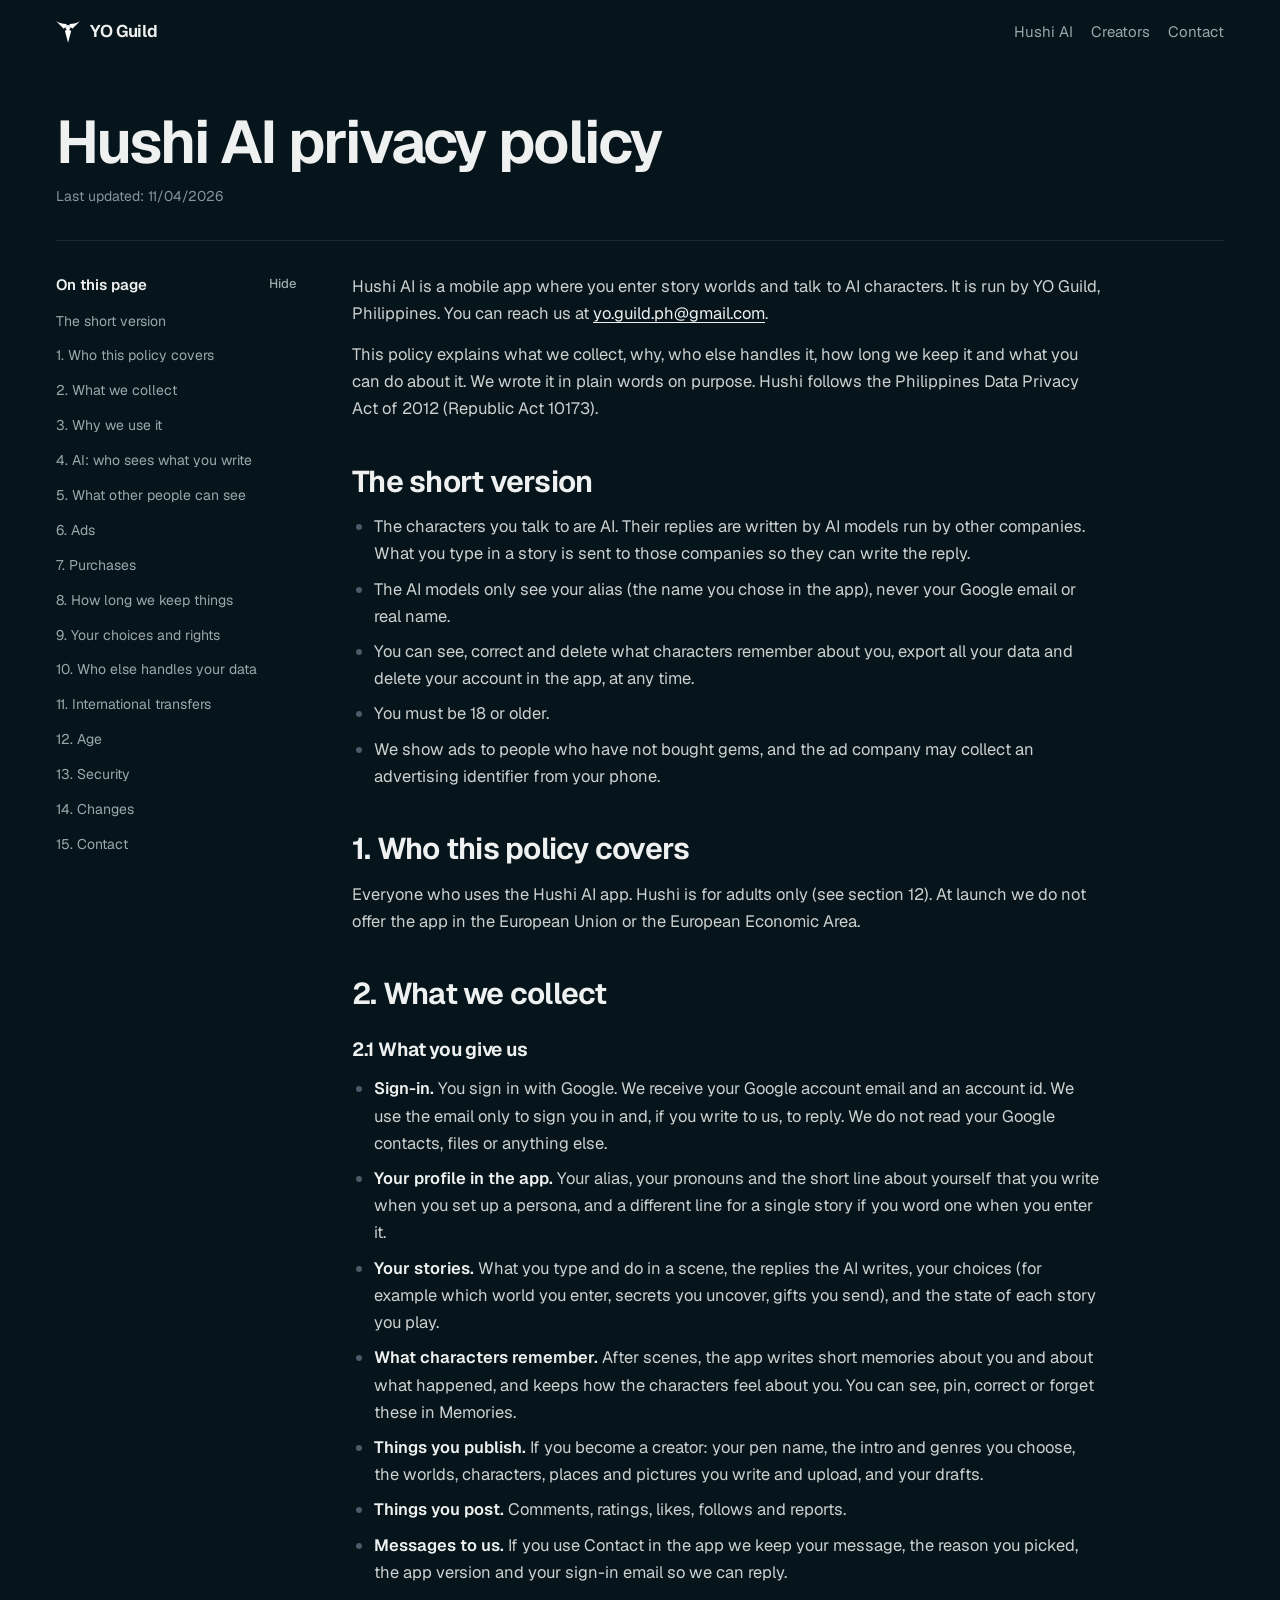
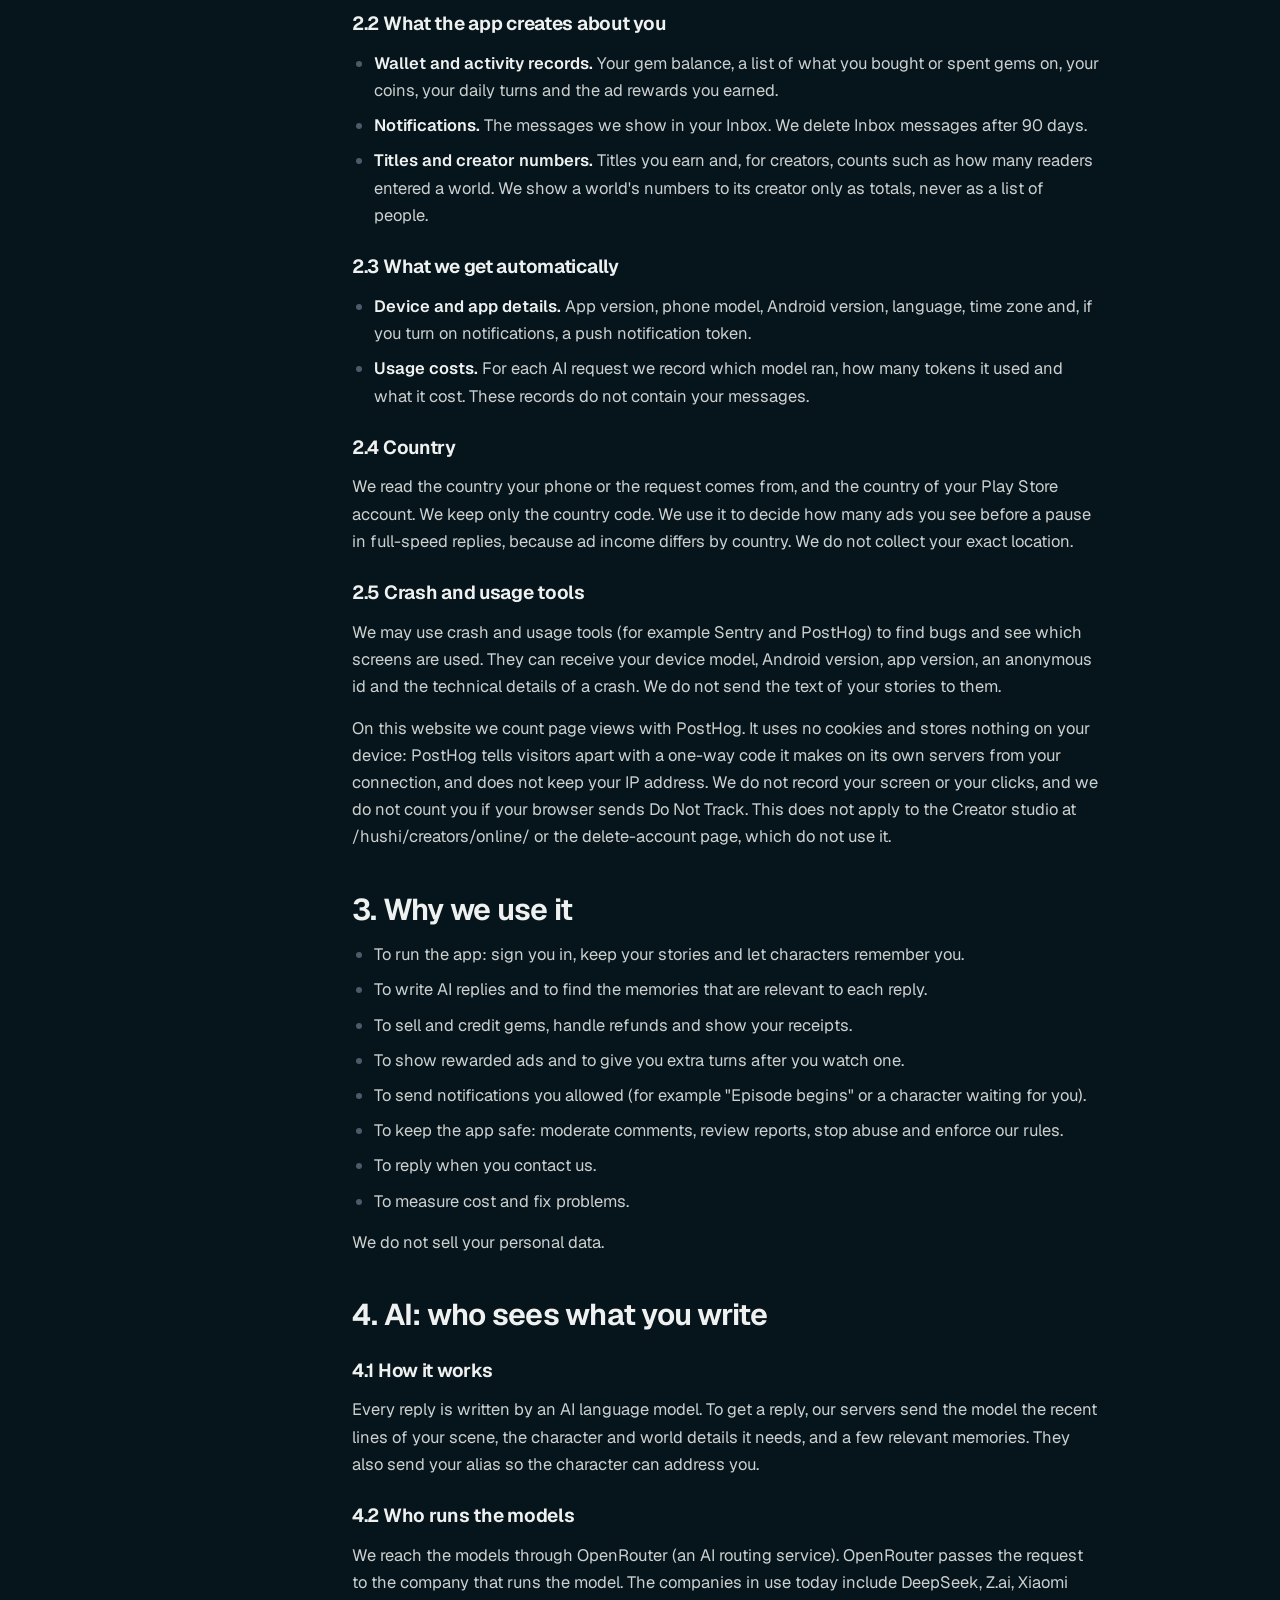
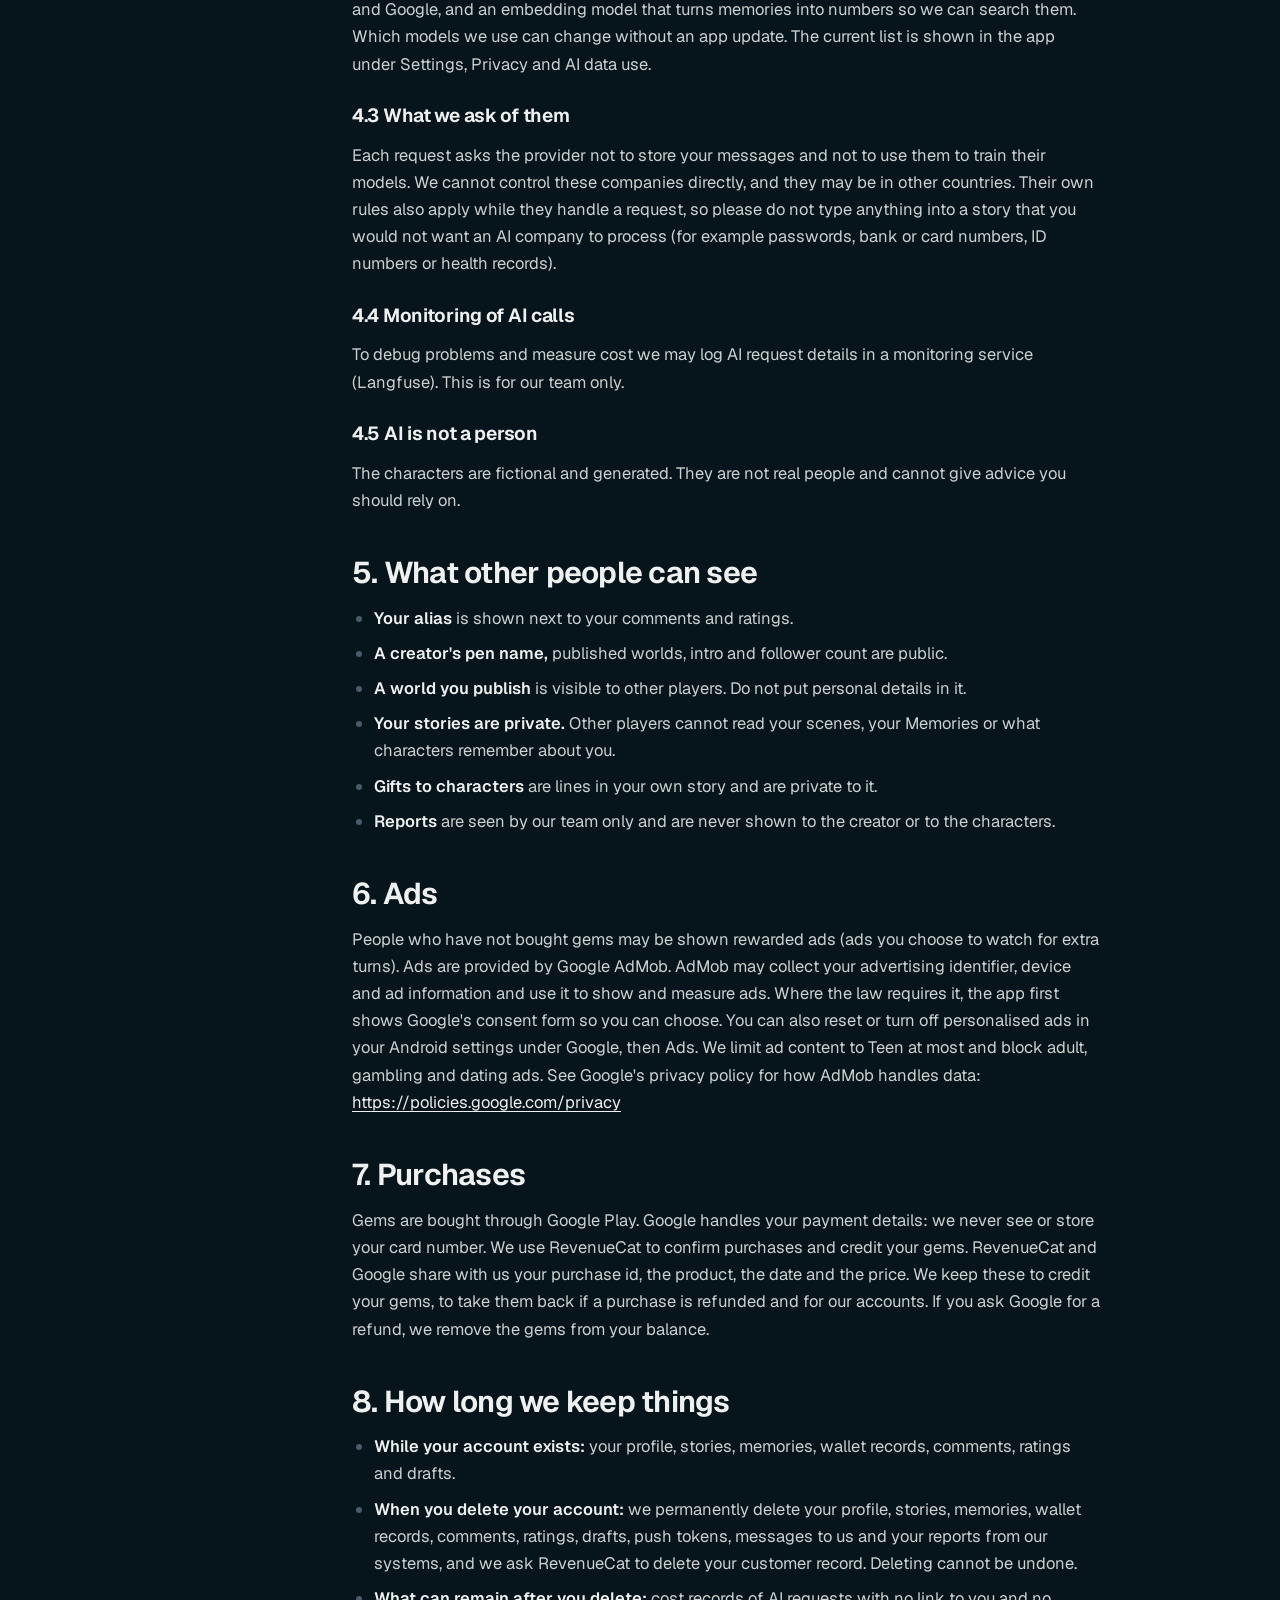
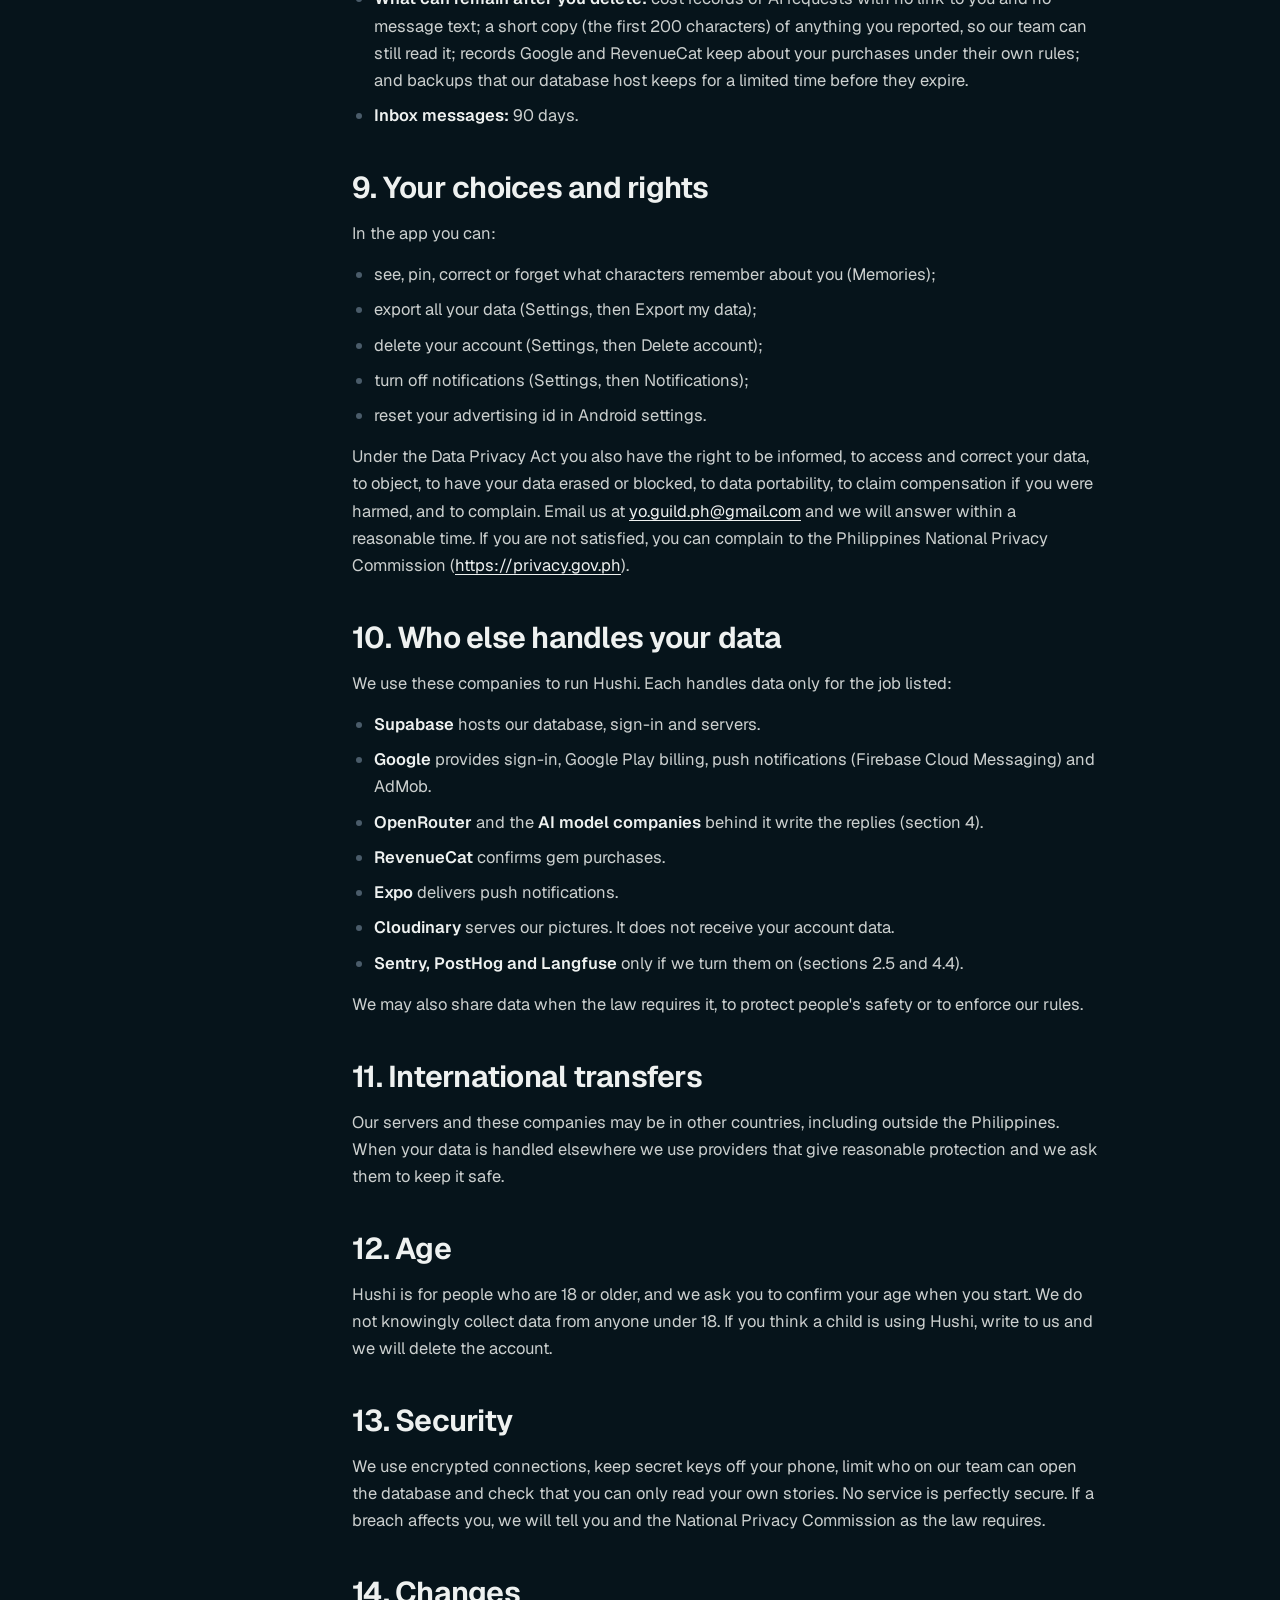
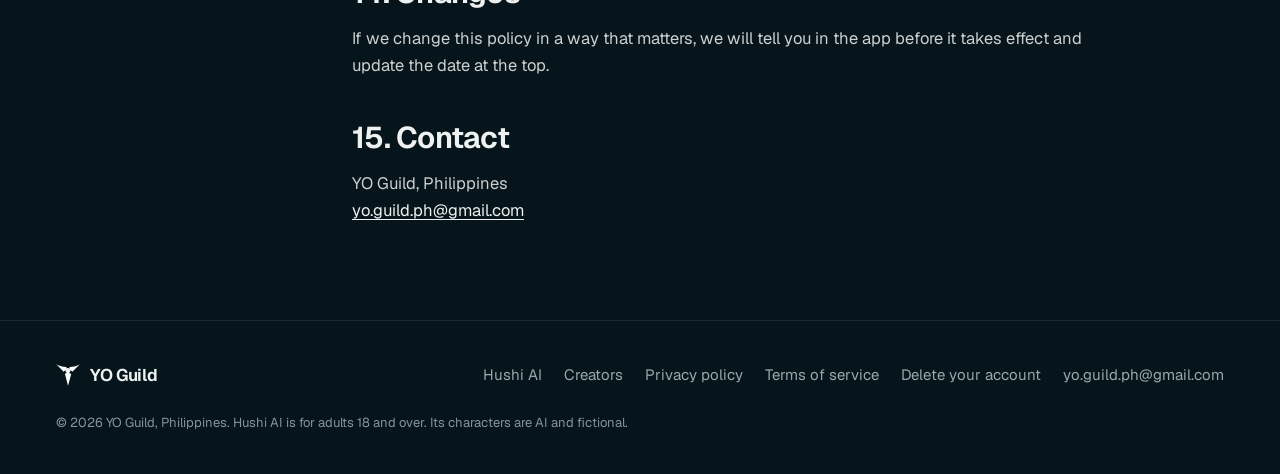
<file: hushi/privacy/index.html>
<!doctype html>
<html lang="en">
<head>
<meta charset="utf-8">
<meta name="viewport" content="width=device-width, initial-scale=1, viewport-fit=cover">
<title>Privacy policy · Hushi AI</title>
<meta name="description" content="How Hushi AI collects, uses and protects your data.">
<link rel="canonical" href="https://yoguild.github.io/hushi/privacy/">
<meta name="theme-color" content="#06141B">
<meta name="color-scheme" content="dark">
<link rel="icon" href="/assets/favicon.svg" type="image/svg+xml">
<link rel="apple-touch-icon" href="/assets/apple-touch-icon.png">
<link rel="preload" href="/assets/fonts/geist-normal-latin.woff2" as="font" type="font/woff2" crossorigin>
<link rel="stylesheet" href="/assets/site.css">
<meta property="og:type" content="website">
<meta property="og:site_name" content="YO Guild">
<meta property="og:title" content="Privacy policy · Hushi AI">
<meta property="og:description" content="How Hushi AI collects, uses and protects your data.">
<meta property="og:url" content="https://yoguild.github.io/hushi/privacy/">
<meta property="og:image" content="https://yoguild.github.io/assets/img/og-hushi.jpg">
<meta property="og:image:width" content="1200">
<meta property="og:image:height" content="630">
<meta name="twitter:card" content="summary_large_image">
<script defer src="/assets/analytics.js"></script>
</head>
<body>
<a class="skip" href="#main">Skip to content</a>
<header class="site-header">
  <div class="wrap">
    <a class="wordmark" href="/"><img src="/assets/yoguild-logo.svg" alt="" width="24" height="22">YO Guild</a>
    <nav class="nav" aria-label="Main"><a href="/hushi/">Hushi AI</a><a href="/hushi/creators/">Creators</a><a href="mailto:yo.guild.ph@gmail.com">Contact</a></nav>
  </div>
</header>
<main id="main">
<div class="wrap legal plain-top">
  <div class="legal-head">
    <h1>Hushi AI privacy policy</h1>
    <p class="meta">Last updated: 11/04/2026</p>
  </div>
  <div class="doc">
    <nav class="toc" aria-label="On this page"><details id="toc"><summary>On this page</summary><ol><li><a href="#the-short-version">The short version</a></li><li><a href="#1-who-this-policy-covers">1. Who this policy covers</a></li><li><a href="#2-what-we-collect">2. What we collect</a></li><li><a href="#3-why-we-use-it">3. Why we use it</a></li><li><a href="#4-ai-who-sees-what-you-write">4. AI: who sees what you write</a></li><li><a href="#5-what-other-people-can-see">5. What other people can see</a></li><li><a href="#6-ads">6. Ads</a></li><li><a href="#7-purchases">7. Purchases</a></li><li><a href="#8-how-long-we-keep-things">8. How long we keep things</a></li><li><a href="#9-your-choices-and-rights">9. Your choices and rights</a></li><li><a href="#10-who-else-handles-your-data">10. Who else handles your data</a></li><li><a href="#11-international-transfers">11. International transfers</a></li><li><a href="#12-age">12. Age</a></li><li><a href="#13-security">13. Security</a></li><li><a href="#14-changes">14. Changes</a></li><li><a href="#15-contact">15. Contact</a></li></ol></details></nav>
    <article class="prose">
<p>Hushi AI is a mobile app where you enter story worlds and talk to AI characters. It is run by YO Guild, Philippines. You can reach us at <a href="mailto:yo.guild.ph@gmail.com">yo.guild.ph@gmail.com</a>.</p>
<p>This policy explains what we collect, why, who else handles it, how long we keep it and what you can do about it. We wrote it in plain words on purpose. Hushi follows the Philippines Data Privacy Act of 2012 (Republic Act 10173).</p>
<h2 id="the-short-version">The short version</h2>
<ul><li>The characters you talk to are AI. Their replies are written by AI models run by other companies. What you type in a story is sent to those companies so they can write the reply.</li><li>The AI models only see your alias (the name you chose in the app), never your Google email or real name.</li><li>You can see, correct and delete what characters remember about you, export all your data and delete your account in the app, at any time.</li><li>You must be 18 or older.</li><li>We show ads to people who have not bought gems, and the ad company may collect an advertising identifier from your phone.</li></ul>
<h2 id="1-who-this-policy-covers">1. Who this policy covers</h2>
<p>Everyone who uses the Hushi AI app. Hushi is for adults only (see section 12). At launch we do not offer the app in the European Union or the European Economic Area.</p>
<h2 id="2-what-we-collect">2. What we collect</h2>
<h3 id="2-1what-you-give-us">2.1 What you give us</h3>
<ul><li><strong>Sign-in.</strong> You sign in with Google. We receive your Google account email and an account id. We use the email only to sign you in and, if you write to us, to reply. We do not read your Google contacts, files or anything else.</li><li><strong>Your profile in the app.</strong> Your alias, your pronouns and the short line about yourself that you write when you set up a persona, and a different line for a single story if you word one when you enter it.</li><li><strong>Your stories.</strong> What you type and do in a scene, the replies the AI writes, your choices (for example which world you enter, secrets you uncover, gifts you send), and the state of each story you play.</li><li><strong>What characters remember.</strong> After scenes, the app writes short memories about you and about what happened, and keeps how the characters feel about you. You can see, pin, correct or forget these in Memories.</li><li><strong>Things you publish.</strong> If you become a creator: your pen name, the intro and genres you choose, the worlds, characters, places and pictures you write and upload, and your drafts.</li><li><strong>Things you post.</strong> Comments, ratings, likes, follows and reports.</li><li><strong>Messages to us.</strong> If you use Contact in the app we keep your message, the reason you picked, the app version and your sign-in email so we can reply.</li></ul>
<h3 id="2-2what-the-app-creates-about-you">2.2 What the app creates about you</h3>
<ul><li><strong>Wallet and activity records.</strong> Your gem balance, a list of what you bought or spent gems on, your coins, your daily turns and the ad rewards you earned.</li><li><strong>Notifications.</strong> The messages we show in your Inbox. We delete Inbox messages after 90 days.</li><li><strong>Titles and creator numbers.</strong> Titles you earn and, for creators, counts such as how many readers entered a world. We show a world's numbers to its creator only as totals, never as a list of people.</li></ul>
<h3 id="2-3what-we-get-automatically">2.3 What we get automatically</h3>
<ul><li><strong>Device and app details.</strong> App version, phone model, Android version, language, time zone and, if you turn on notifications, a push notification token.</li><li><strong>Usage costs.</strong> For each AI request we record which model ran, how many tokens it used and what it cost. These records do not contain your messages.</li></ul>
<h3 id="2-4country">2.4 Country</h3>
<p>We read the country your phone or the request comes from, and the country of your Play Store account. We keep only the country code. We use it to decide how many ads you see before a pause in full-speed replies, because ad income differs by country. We do not collect your exact location.</p>
<h3 id="2-5crash-and-usage-tools">2.5 Crash and usage tools</h3>
<p>We may use crash and usage tools (for example Sentry and PostHog) to find bugs and see which screens are used. They can receive your device model, Android version, app version, an anonymous id and the technical details of a crash. We do not send the text of your stories to them.</p>
<p>On this website we count page views with PostHog. It uses no cookies and stores nothing on your device: PostHog tells visitors apart with a one-way code it makes on its own servers from your connection, and does not keep your IP address. We do not record your screen or your clicks, and we do not count you if your browser sends Do Not Track. This does not apply to the Creator studio at /hushi/creators/online/ or the delete-account page, which do not use it.</p>
<h2 id="3-why-we-use-it">3. Why we use it</h2>
<ul><li>To run the app: sign you in, keep your stories and let characters remember you.</li><li>To write AI replies and to find the memories that are relevant to each reply.</li><li>To sell and credit gems, handle refunds and show your receipts.</li><li>To show rewarded ads and to give you extra turns after you watch one.</li><li>To send notifications you allowed (for example "Episode begins" or a character waiting for you).</li><li>To keep the app safe: moderate comments, review reports, stop abuse and enforce our rules.</li><li>To reply when you contact us.</li><li>To measure cost and fix problems.</li></ul>
<p>We do not sell your personal data.</p>
<h2 id="4-ai-who-sees-what-you-write">4. AI: who sees what you write</h2>
<h3 id="4-1how-it-works">4.1 How it works</h3>
<p>Every reply is written by an AI language model. To get a reply, our servers send the model the recent lines of your scene, the character and world details it needs, and a few relevant memories. They also send your alias so the character can address you.</p>
<h3 id="4-2who-runs-the-models">4.2 Who runs the models</h3>
<p>We reach the models through OpenRouter (an AI routing service). OpenRouter passes the request to the company that runs the model. The companies in use today include DeepSeek, Z.ai, Xiaomi and Google, and an embedding model that turns memories into numbers so we can search them. Which models we use can change without an app update. The current list is shown in the app under Settings, Privacy and AI data use.</p>
<h3 id="4-3what-we-ask-of-them">4.3 What we ask of them</h3>
<p>Each request asks the provider not to store your messages and not to use them to train their models. We cannot control these companies directly, and they may be in other countries. Their own rules also apply while they handle a request, so please do not type anything into a story that you would not want an AI company to process (for example passwords, bank or card numbers, ID numbers or health records).</p>
<h3 id="4-4monitoring-of-ai-calls">4.4 Monitoring of AI calls</h3>
<p>To debug problems and measure cost we may log AI request details in a monitoring service (Langfuse). This is for our team only.</p>
<h3 id="4-5ai-is-not-a-person">4.5 AI is not a person</h3>
<p>The characters are fictional and generated. They are not real people and cannot give advice you should rely on.</p>
<h2 id="5-what-other-people-can-see">5. What other people can see</h2>
<ul><li><strong>Your alias</strong> is shown next to your comments and ratings.</li><li><strong>A creator's pen name,</strong> published worlds, intro and follower count are public.</li><li><strong>A world you publish</strong> is visible to other players. Do not put personal details in it.</li><li><strong>Your stories are private.</strong> Other players cannot read your scenes, your Memories or what characters remember about you.</li><li><strong>Gifts to characters</strong> are lines in your own story and are private to it.</li><li><strong>Reports</strong> are seen by our team only and are never shown to the creator or to the characters.</li></ul>
<h2 id="6-ads">6. Ads</h2>
<p>People who have not bought gems may be shown rewarded ads (ads you choose to watch for extra turns). Ads are provided by Google AdMob. AdMob may collect your advertising identifier, device and ad information and use it to show and measure ads. Where the law requires it, the app first shows Google's consent form so you can choose. You can also reset or turn off personalised ads in your Android settings under Google, then Ads. We limit ad content to Teen at most and block adult, gambling and dating ads. See Google's privacy policy for how AdMob handles data: <a href="https://policies.google.com/privacy" rel="noopener">https://policies.google.com/privacy</a></p>
<h2 id="7-purchases">7. Purchases</h2>
<p>Gems are bought through Google Play. Google handles your payment details: we never see or store your card number. We use RevenueCat to confirm purchases and credit your gems. RevenueCat and Google share with us your purchase id, the product, the date and the price. We keep these to credit your gems, to take them back if a purchase is refunded and for our accounts. If you ask Google for a refund, we remove the gems from your balance.</p>
<h2 id="8-how-long-we-keep-things">8. How long we keep things</h2>
<ul><li><strong>While your account exists:</strong> your profile, stories, memories, wallet records, comments, ratings and drafts.</li><li><strong>When you delete your account:</strong> we permanently delete your profile, stories, memories, wallet records, comments, ratings, drafts, push tokens, messages to us and your reports from our systems, and we ask RevenueCat to delete your customer record. Deleting cannot be undone.</li><li><strong>What can remain after you delete:</strong> cost records of AI requests with no link to you and no message text; a short copy (the first 200 characters) of anything you reported, so our team can still read it; records Google and RevenueCat keep about your purchases under their own rules; and backups that our database host keeps for a limited time before they expire.</li><li><strong>Inbox messages:</strong> 90 days.</li></ul>
<h2 id="9-your-choices-and-rights">9. Your choices and rights</h2>
<p>In the app you can:</p>
<ul><li>see, pin, correct or forget what characters remember about you (Memories);</li><li>export all your data (Settings, then Export my data);</li><li>delete your account (Settings, then Delete account);</li><li>turn off notifications (Settings, then Notifications);</li><li>reset your advertising id in Android settings.</li></ul>
<p>Under the Data Privacy Act you also have the right to be informed, to access and correct your data, to object, to have your data erased or blocked, to data portability, to claim compensation if you were harmed, and to complain. Email us at <a href="mailto:yo.guild.ph@gmail.com">yo.guild.ph@gmail.com</a> and we will answer within a reasonable time. If you are not satisfied, you can complain to the Philippines National Privacy Commission (<a href="https://privacy.gov.ph" rel="noopener">https://privacy.gov.ph</a>).</p>
<h2 id="10-who-else-handles-your-data">10. Who else handles your data</h2>
<p>We use these companies to run Hushi. Each handles data only for the job listed:</p>
<ul><li><strong>Supabase</strong> hosts our database, sign-in and servers.</li><li><strong>Google</strong> provides sign-in, Google Play billing, push notifications (Firebase Cloud Messaging) and AdMob.</li><li><strong>OpenRouter</strong> and the <strong>AI model companies</strong> behind it write the replies (section 4).</li><li><strong>RevenueCat</strong> confirms gem purchases.</li><li><strong>Expo</strong> delivers push notifications.</li><li><strong>Cloudinary</strong> serves our pictures. It does not receive your account data.</li><li><strong>Sentry, PostHog and Langfuse</strong> only if we turn them on (sections 2.5 and 4.4).</li></ul>
<p>We may also share data when the law requires it, to protect people's safety or to enforce our rules.</p>
<h2 id="11-international-transfers">11. International transfers</h2>
<p>Our servers and these companies may be in other countries, including outside the Philippines. When your data is handled elsewhere we use providers that give reasonable protection and we ask them to keep it safe.</p>
<h2 id="12-age">12. Age</h2>
<p>Hushi is for people who are 18 or older, and we ask you to confirm your age when you start. We do not knowingly collect data from anyone under 18. If you think a child is using Hushi, write to us and we will delete the account.</p>
<h2 id="13-security">13. Security</h2>
<p>We use encrypted connections, keep secret keys off your phone, limit who on our team can open the database and check that you can only read your own stories. No service is perfectly secure. If a breach affects you, we will tell you and the National Privacy Commission as the law requires.</p>
<h2 id="14-changes">14. Changes</h2>
<p>If we change this policy in a way that matters, we will tell you in the app before it takes effect and update the date at the top.</p>
<h2 id="15-contact">15. Contact</h2>
<p>YO Guild, Philippines<br><a href="mailto:yo.guild.ph@gmail.com">yo.guild.ph@gmail.com</a></p>
    </article>
  </div>
</div>
<script>if(matchMedia('(min-width:900px)').matches)document.getElementById('toc').open=true</script>
</main>
<footer class="site-footer">
  <div class="wrap">
    <div class="foot-top">
      <a class="wordmark" href="/"><img src="/assets/yoguild-logo.svg" alt="" width="24" height="22">YO Guild</a>
      <nav class="foot-links" aria-label="Footer">
        <a href="/hushi/">Hushi AI</a>
        <a href="/hushi/creators/">Creators</a>
        <a href="/hushi/privacy/">Privacy policy</a>
        <a href="/hushi/terms/">Terms of service</a>
        <a href="/hushi/delete-account/">Delete your account</a>
        <a href="mailto:yo.guild.ph@gmail.com">yo.guild.ph@gmail.com</a>
      </nav>
    </div>
    <p class="foot-small">© 2026 YO Guild, Philippines. Hushi AI is for adults 18 and over. Its characters are AI and fictional.</p>
  </div>
</footer>
</body>
</html>
</file>
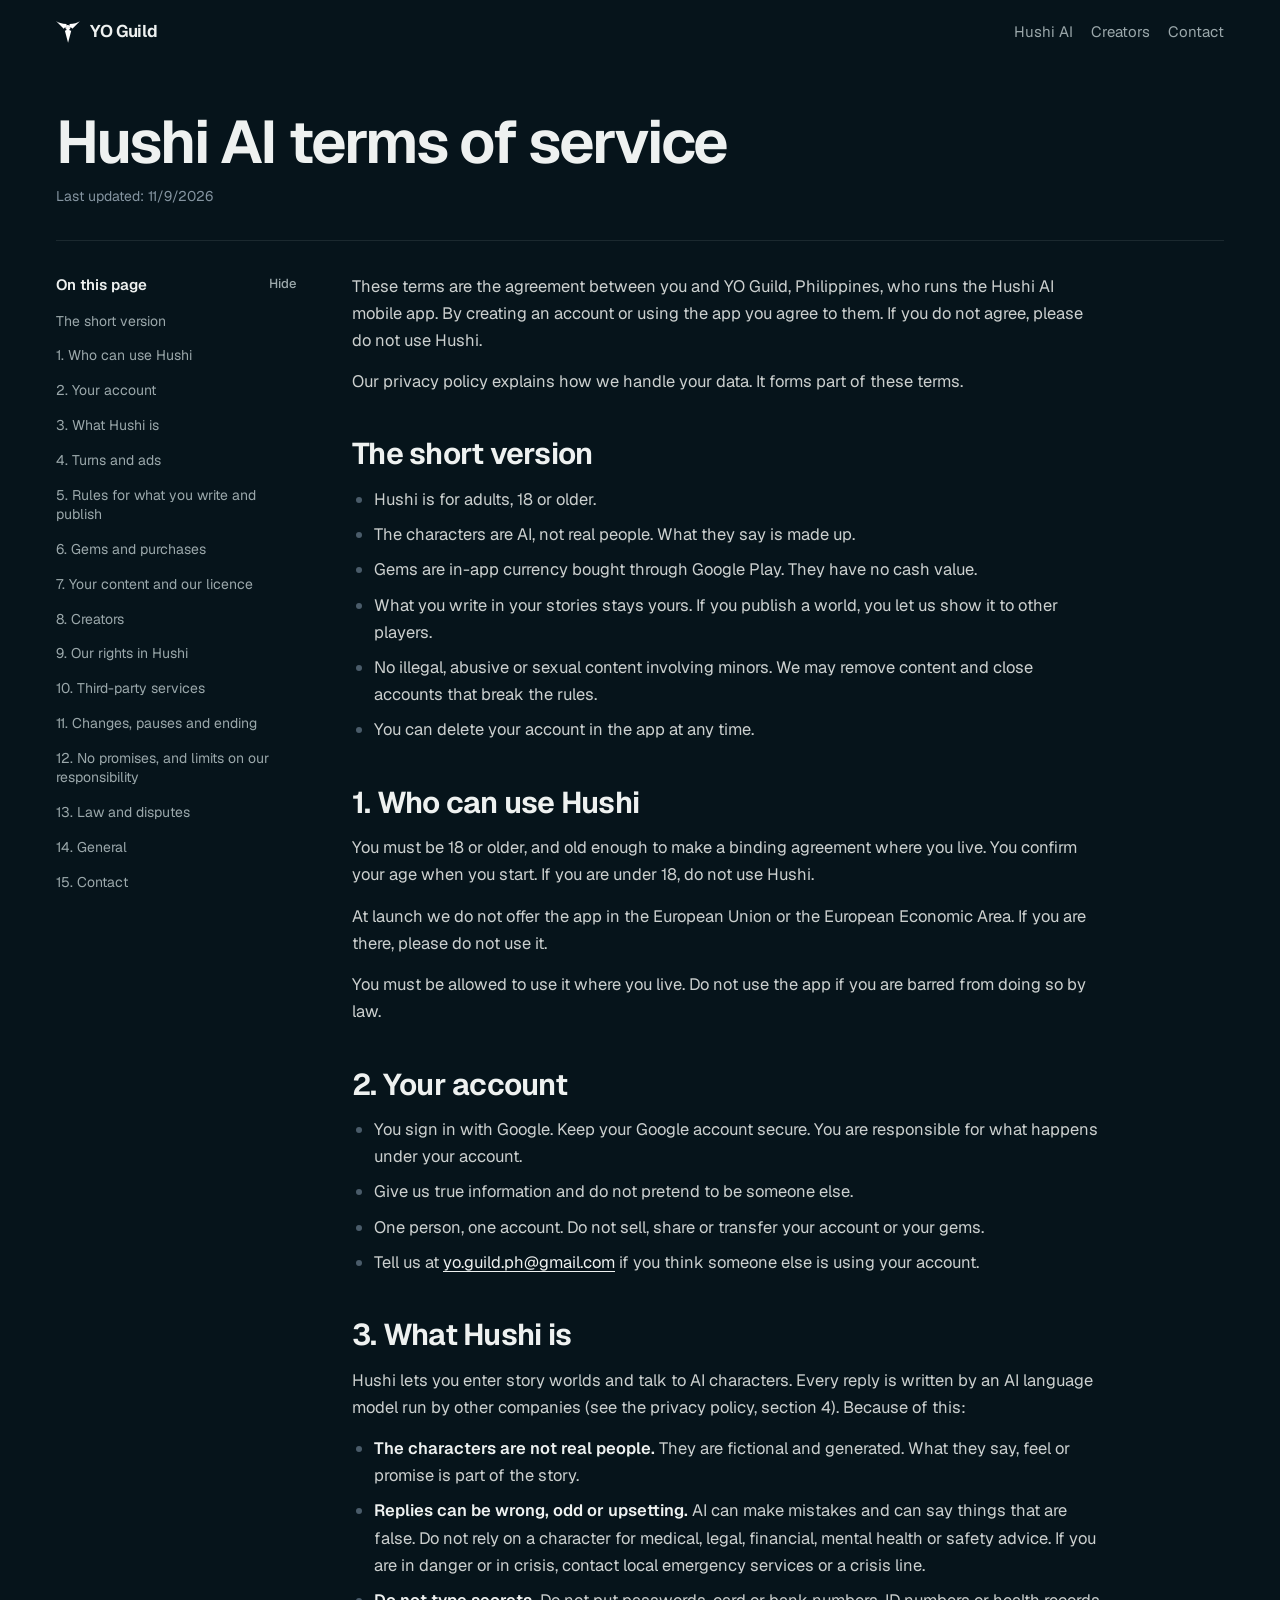
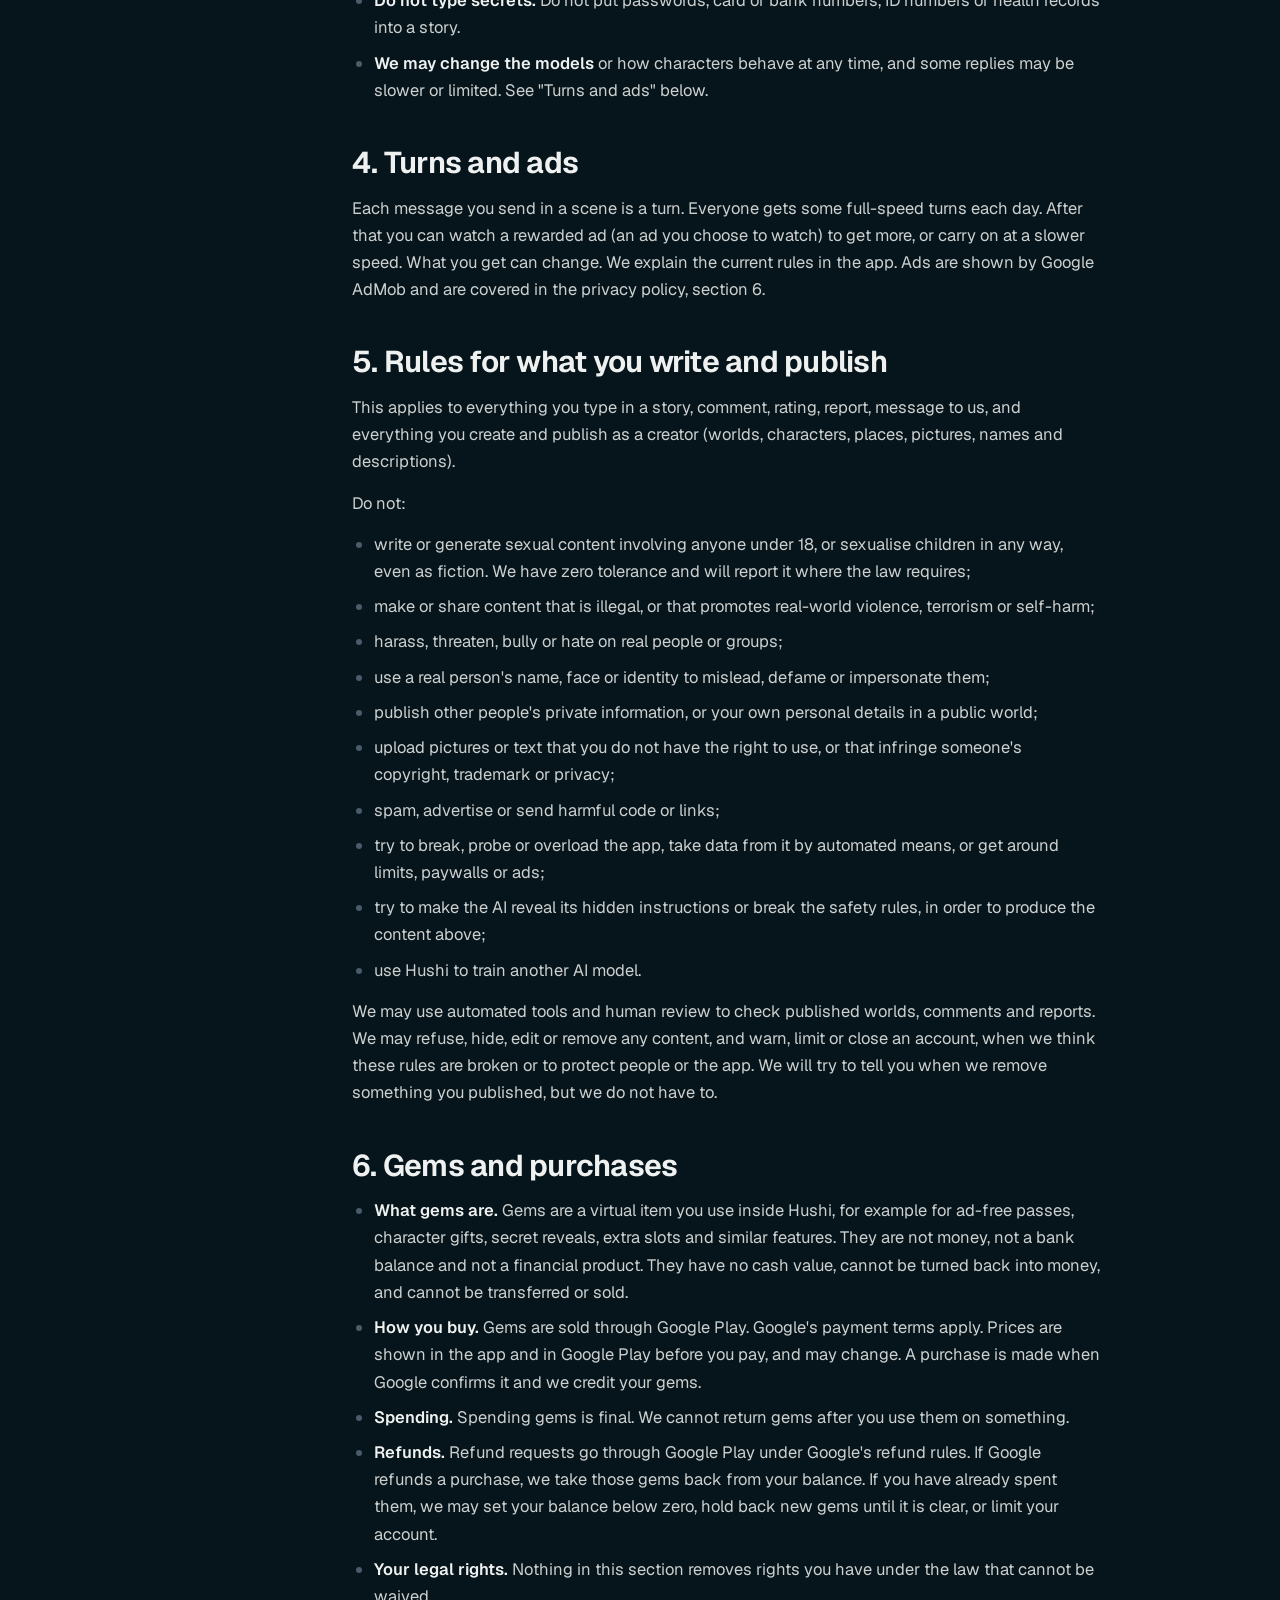
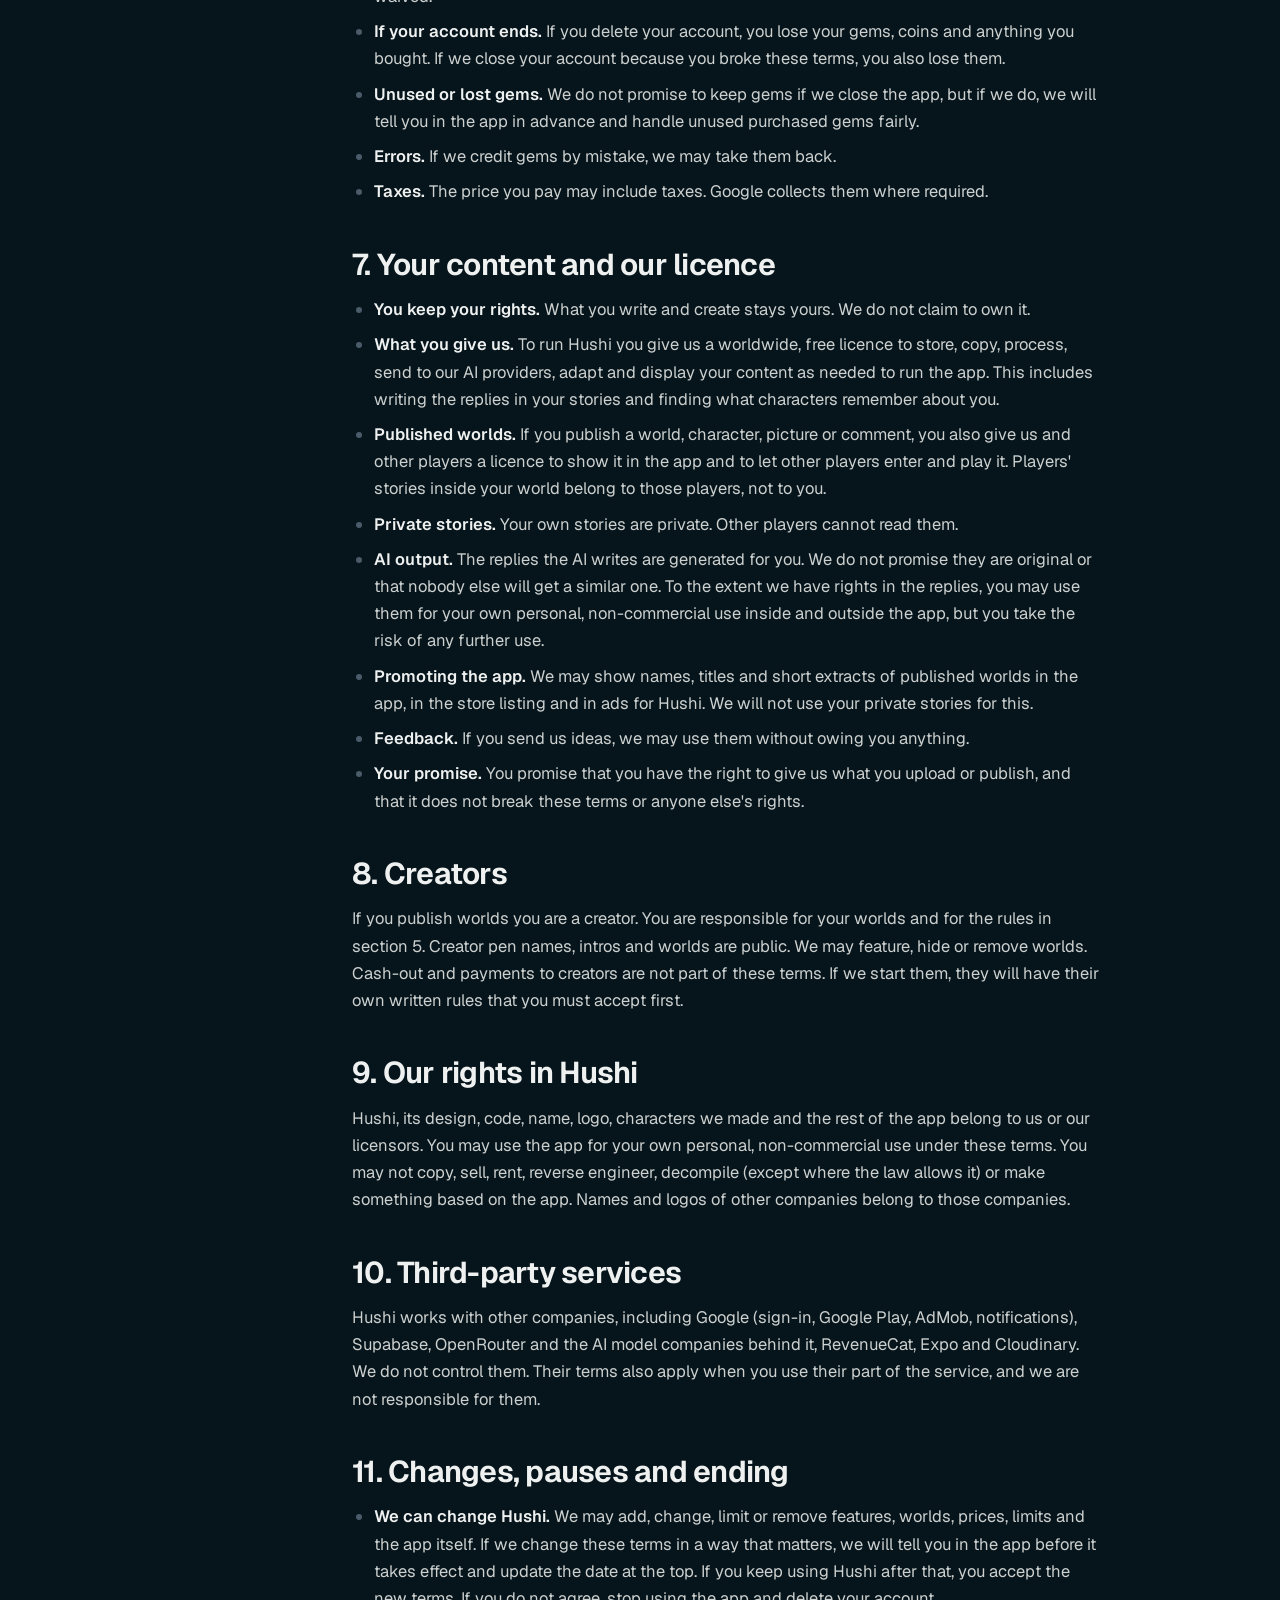
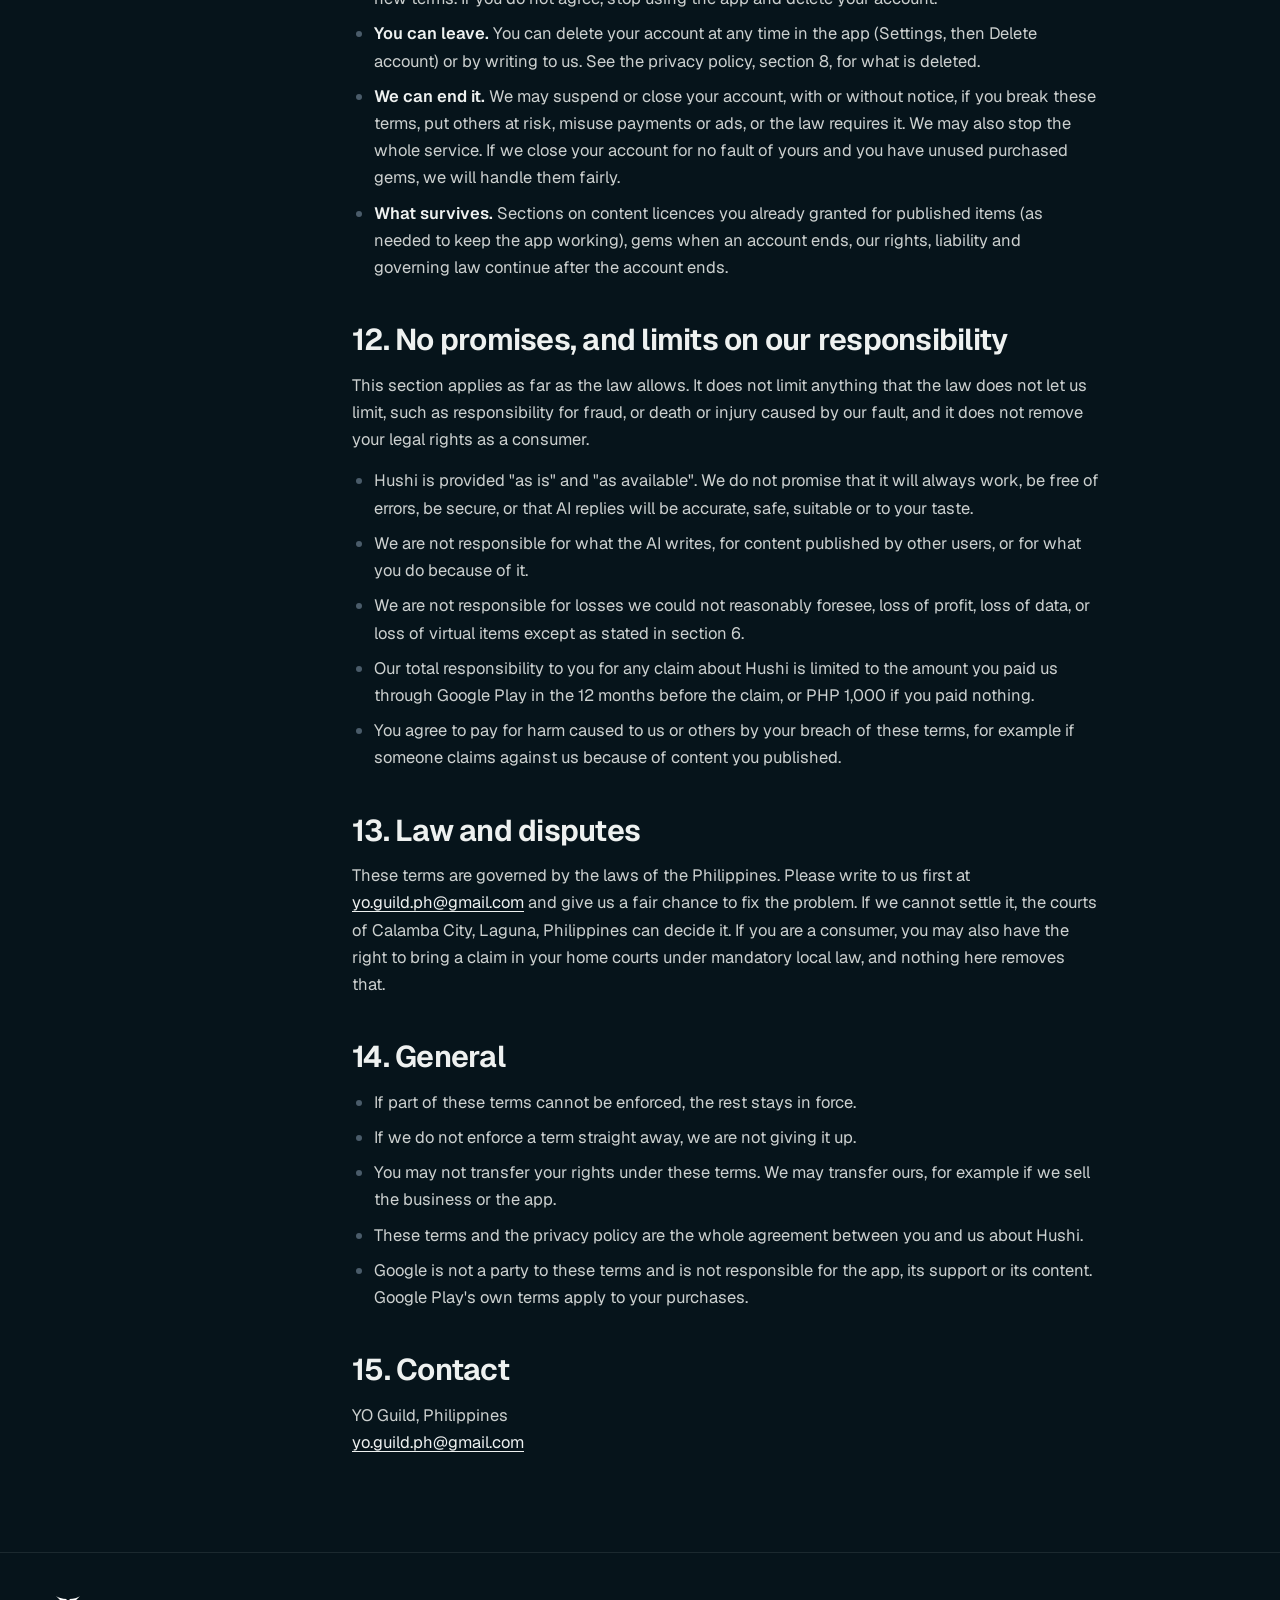
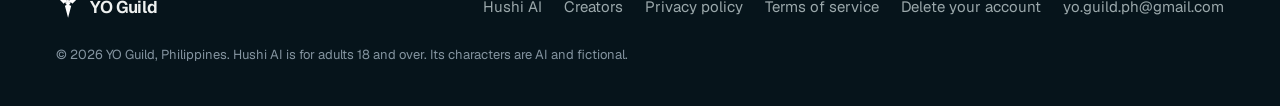
<file: hushi/terms/index.html>
<!doctype html>
<html lang="en">
<head>
<meta charset="utf-8">
<meta name="viewport" content="width=device-width, initial-scale=1, viewport-fit=cover">
<title>Terms of service · Hushi AI</title>
<meta name="description" content="The terms for using the Hushi AI app.">
<link rel="canonical" href="https://yoguild.github.io/hushi/terms/">
<meta name="theme-color" content="#06141B">
<meta name="color-scheme" content="dark">
<link rel="icon" href="/assets/favicon.svg" type="image/svg+xml">
<link rel="apple-touch-icon" href="/assets/apple-touch-icon.png">
<link rel="preload" href="/assets/fonts/geist-normal-latin.woff2" as="font" type="font/woff2" crossorigin>
<link rel="stylesheet" href="/assets/site.css">
<meta property="og:type" content="website">
<meta property="og:site_name" content="YO Guild">
<meta property="og:title" content="Terms of service · Hushi AI">
<meta property="og:description" content="The terms for using the Hushi AI app.">
<meta property="og:url" content="https://yoguild.github.io/hushi/terms/">
<meta property="og:image" content="https://yoguild.github.io/assets/img/og-hushi.jpg">
<meta property="og:image:width" content="1200">
<meta property="og:image:height" content="630">
<meta name="twitter:card" content="summary_large_image">
<script defer src="/assets/analytics.js"></script>
</head>
<body>
<a class="skip" href="#main">Skip to content</a>
<header class="site-header">
  <div class="wrap">
    <a class="wordmark" href="/"><img src="/assets/yoguild-logo.svg" alt="" width="24" height="22">YO Guild</a>
    <nav class="nav" aria-label="Main"><a href="/hushi/">Hushi AI</a><a href="/hushi/creators/">Creators</a><a href="mailto:yo.guild.ph@gmail.com">Contact</a></nav>
  </div>
</header>
<main id="main">
<div class="wrap legal plain-top">
  <div class="legal-head">
    <h1>Hushi AI terms of service</h1>
    <p class="meta">Last updated: 11/9/2026</p>
  </div>
  <div class="doc">
    <nav class="toc" aria-label="On this page"><details id="toc"><summary>On this page</summary><ol><li><a href="#the-short-version">The short version</a></li><li><a href="#1-who-can-use-hushi">1. Who can use Hushi</a></li><li><a href="#2-your-account">2. Your account</a></li><li><a href="#3-what-hushi-is">3. What Hushi is</a></li><li><a href="#4-turns-and-ads">4. Turns and ads</a></li><li><a href="#5-rules-for-what-you-write-and-publish">5. Rules for what you write and publish</a></li><li><a href="#6-gems-and-purchases">6. Gems and purchases</a></li><li><a href="#7-your-content-and-our-licence">7. Your content and our licence</a></li><li><a href="#8-creators">8. Creators</a></li><li><a href="#9-our-rights-in-hushi">9. Our rights in Hushi</a></li><li><a href="#10-third-party-services">10. Third-party services</a></li><li><a href="#11-changes-pauses-and-ending">11. Changes, pauses and ending</a></li><li><a href="#12-no-promises-and-limits-on-our-responsibility">12. No promises, and limits on our responsibility</a></li><li><a href="#13-law-and-disputes">13. Law and disputes</a></li><li><a href="#14-general">14. General</a></li><li><a href="#15-contact">15. Contact</a></li></ol></details></nav>
    <article class="prose">
<p>These terms are the agreement between you and YO Guild, Philippines, who runs the Hushi AI mobile app. By creating an account or using the app you agree to them. If you do not agree, please do not use Hushi.</p>
<p>Our privacy policy explains how we handle your data. It forms part of these terms.</p>
<h2 id="the-short-version">The short version</h2>
<ul><li>Hushi is for adults, 18 or older.</li><li>The characters are AI, not real people. What they say is made up.</li><li>Gems are in-app currency bought through Google Play. They have no cash value.</li><li>What you write in your stories stays yours. If you publish a world, you let us show it to other players.</li><li>No illegal, abusive or sexual content involving minors. We may remove content and close accounts that break the rules.</li><li>You can delete your account in the app at any time.</li></ul>
<h2 id="1-who-can-use-hushi">1. Who can use Hushi</h2>
<p>You must be 18 or older, and old enough to make a binding agreement where you live. You confirm your age when you start. If you are under 18, do not use Hushi.</p>
<p>At launch we do not offer the app in the European Union or the European Economic Area. If you are there, please do not use it.</p>
<p>You must be allowed to use it where you live. Do not use the app if you are barred from doing so by law.</p>
<h2 id="2-your-account">2. Your account</h2>
<ul><li>You sign in with Google. Keep your Google account secure. You are responsible for what happens under your account.</li><li>Give us true information and do not pretend to be someone else.</li><li>One person, one account. Do not sell, share or transfer your account or your gems.</li><li>Tell us at <a href="mailto:yo.guild.ph@gmail.com">yo.guild.ph@gmail.com</a> if you think someone else is using your account.</li></ul>
<h2 id="3-what-hushi-is">3. What Hushi is</h2>
<p>Hushi lets you enter story worlds and talk to AI characters. Every reply is written by an AI language model run by other companies (see the privacy policy, section 4). Because of this:</p>
<ul><li><strong>The characters are not real people.</strong> They are fictional and generated. What they say, feel or promise is part of the story.</li><li><strong>Replies can be wrong, odd or upsetting.</strong> AI can make mistakes and can say things that are false. Do not rely on a character for medical, legal, financial, mental health or safety advice. If you are in danger or in crisis, contact local emergency services or a crisis line.</li><li><strong>Do not type secrets.</strong> Do not put passwords, card or bank numbers, ID numbers or health records into a story.</li><li><strong>We may change the models</strong> or how characters behave at any time, and some replies may be slower or limited. See "Turns and ads" below.</li></ul>
<h2 id="4-turns-and-ads">4. Turns and ads</h2>
<p>Each message you send in a scene is a turn. Everyone gets some full-speed turns each day. After that you can watch a rewarded ad (an ad you choose to watch) to get more, or carry on at a slower speed. What you get can change. We explain the current rules in the app. Ads are shown by Google AdMob and are covered in the privacy policy, section 6.</p>
<h2 id="5-rules-for-what-you-write-and-publish">5. Rules for what you write and publish</h2>
<p>This applies to everything you type in a story, comment, rating, report, message to us, and everything you create and publish as a creator (worlds, characters, places, pictures, names and descriptions).</p>
<p>Do not:</p>
<ul><li>write or generate sexual content involving anyone under 18, or sexualise children in any way, even as fiction. We have zero tolerance and will report it where the law requires;</li><li>make or share content that is illegal, or that promotes real-world violence, terrorism or self-harm;</li><li>harass, threaten, bully or hate on real people or groups;</li><li>use a real person's name, face or identity to mislead, defame or impersonate them;</li><li>publish other people's private information, or your own personal details in a public world;</li><li>upload pictures or text that you do not have the right to use, or that infringe someone's copyright, trademark or privacy;</li><li>spam, advertise or send harmful code or links;</li><li>try to break, probe or overload the app, take data from it by automated means, or get around limits, paywalls or ads;</li><li>try to make the AI reveal its hidden instructions or break the safety rules, in order to produce the content above;</li><li>use Hushi to train another AI model.</li></ul>
<p>We may use automated tools and human review to check published worlds, comments and reports. We may refuse, hide, edit or remove any content, and warn, limit or close an account, when we think these rules are broken or to protect people or the app. We will try to tell you when we remove something you published, but we do not have to.</p>
<h2 id="6-gems-and-purchases">6. Gems and purchases</h2>
<ul><li><strong>What gems are.</strong> Gems are a virtual item you use inside Hushi, for example for ad-free passes, character gifts, secret reveals, extra slots and similar features. They are not money, not a bank balance and not a financial product. They have no cash value, cannot be turned back into money, and cannot be transferred or sold.</li><li><strong>How you buy.</strong> Gems are sold through Google Play. Google's payment terms apply. Prices are shown in the app and in Google Play before you pay, and may change. A purchase is made when Google confirms it and we credit your gems.</li><li><strong>Spending.</strong> Spending gems is final. We cannot return gems after you use them on something.</li><li><strong>Refunds.</strong> Refund requests go through Google Play under Google's refund rules. If Google refunds a purchase, we take those gems back from your balance. If you have already spent them, we may set your balance below zero, hold back new gems until it is clear, or limit your account.</li><li><strong>Your legal rights.</strong> Nothing in this section removes rights you have under the law that cannot be waived.</li><li><strong>If your account ends.</strong> If you delete your account, you lose your gems, coins and anything you bought. If we close your account because you broke these terms, you also lose them.</li><li><strong>Unused or lost gems.</strong> We do not promise to keep gems if we close the app, but if we do, we will tell you in the app in advance and handle unused purchased gems fairly.</li><li><strong>Errors.</strong> If we credit gems by mistake, we may take them back.</li><li><strong>Taxes.</strong> The price you pay may include taxes. Google collects them where required.</li></ul>
<h2 id="7-your-content-and-our-licence">7. Your content and our licence</h2>
<ul><li><strong>You keep your rights.</strong> What you write and create stays yours. We do not claim to own it.</li><li><strong>What you give us.</strong> To run Hushi you give us a worldwide, free licence to store, copy, process, send to our AI providers, adapt and display your content as needed to run the app. This includes writing the replies in your stories and finding what characters remember about you.</li><li><strong>Published worlds.</strong> If you publish a world, character, picture or comment, you also give us and other players a licence to show it in the app and to let other players enter and play it. Players' stories inside your world belong to those players, not to you.</li><li><strong>Private stories.</strong> Your own stories are private. Other players cannot read them.</li><li><strong>AI output.</strong> The replies the AI writes are generated for you. We do not promise they are original or that nobody else will get a similar one. To the extent we have rights in the replies, you may use them for your own personal, non-commercial use inside and outside the app, but you take the risk of any further use.</li><li><strong>Promoting the app.</strong> We may show names, titles and short extracts of published worlds in the app, in the store listing and in ads for Hushi. We will not use your private stories for this.</li><li><strong>Feedback.</strong> If you send us ideas, we may use them without owing you anything.</li><li><strong>Your promise.</strong> You promise that you have the right to give us what you upload or publish, and that it does not break these terms or anyone else's rights.</li></ul>
<h2 id="8-creators">8. Creators</h2>
<p>If you publish worlds you are a creator. You are responsible for your worlds and for the rules in section 5. Creator pen names, intros and worlds are public. We may feature, hide or remove worlds. Cash-out and payments to creators are not part of these terms. If we start them, they will have their own written rules that you must accept first.</p>
<h2 id="9-our-rights-in-hushi">9. Our rights in Hushi</h2>
<p>Hushi, its design, code, name, logo, characters we made and the rest of the app belong to us or our licensors. You may use the app for your own personal, non-commercial use under these terms. You may not copy, sell, rent, reverse engineer, decompile (except where the law allows it) or make something based on the app. Names and logos of other companies belong to those companies.</p>
<h2 id="10-third-party-services">10. Third-party services</h2>
<p>Hushi works with other companies, including Google (sign-in, Google Play, AdMob, notifications), Supabase, OpenRouter and the AI model companies behind it, RevenueCat, Expo and Cloudinary. We do not control them. Their terms also apply when you use their part of the service, and we are not responsible for them.</p>
<h2 id="11-changes-pauses-and-ending">11. Changes, pauses and ending</h2>
<ul><li><strong>We can change Hushi.</strong> We may add, change, limit or remove features, worlds, prices, limits and the app itself. If we change these terms in a way that matters, we will tell you in the app before it takes effect and update the date at the top. If you keep using Hushi after that, you accept the new terms. If you do not agree, stop using the app and delete your account.</li><li><strong>You can leave.</strong> You can delete your account at any time in the app (Settings, then Delete account) or by writing to us. See the privacy policy, section 8, for what is deleted.</li><li><strong>We can end it.</strong> We may suspend or close your account, with or without notice, if you break these terms, put others at risk, misuse payments or ads, or the law requires it. We may also stop the whole service. If we close your account for no fault of yours and you have unused purchased gems, we will handle them fairly.</li><li><strong>What survives.</strong> Sections on content licences you already granted for published items (as needed to keep the app working), gems when an account ends, our rights, liability and governing law continue after the account ends.</li></ul>
<h2 id="12-no-promises-and-limits-on-our-responsibility">12. No promises, and limits on our responsibility</h2>
<p>This section applies as far as the law allows. It does not limit anything that the law does not let us limit, such as responsibility for fraud, or death or injury caused by our fault, and it does not remove your legal rights as a consumer.</p>
<ul><li>Hushi is provided "as is" and "as available". We do not promise that it will always work, be free of errors, be secure, or that AI replies will be accurate, safe, suitable or to your taste.</li><li>We are not responsible for what the AI writes, for content published by other users, or for what you do because of it.</li><li>We are not responsible for losses we could not reasonably foresee, loss of profit, loss of data, or loss of virtual items except as stated in section 6.</li><li>Our total responsibility to you for any claim about Hushi is limited to the amount you paid us through Google Play in the 12 months before the claim, or PHP 1,000 if you paid nothing.</li><li>You agree to pay for harm caused to us or others by your breach of these terms, for example if someone claims against us because of content you published.</li></ul>
<h2 id="13-law-and-disputes">13. Law and disputes</h2>
<p>These terms are governed by the laws of the Philippines. Please write to us first at <a href="mailto:yo.guild.ph@gmail.com">yo.guild.ph@gmail.com</a> and give us a fair chance to fix the problem. If we cannot settle it, the courts of Calamba City, Laguna, Philippines can decide it. If you are a consumer, you may also have the right to bring a claim in your home courts under mandatory local law, and nothing here removes that.</p>
<h2 id="14-general">14. General</h2>
<ul><li>If part of these terms cannot be enforced, the rest stays in force.</li><li>If we do not enforce a term straight away, we are not giving it up.</li><li>You may not transfer your rights under these terms. We may transfer ours, for example if we sell the business or the app.</li><li>These terms and the privacy policy are the whole agreement between you and us about Hushi.</li><li>Google is not a party to these terms and is not responsible for the app, its support or its content. Google Play's own terms apply to your purchases.</li></ul>
<h2 id="15-contact">15. Contact</h2>
<p>YO Guild, Philippines<br><a href="mailto:yo.guild.ph@gmail.com">yo.guild.ph@gmail.com</a></p>
    </article>
  </div>
</div>
<script>if(matchMedia('(min-width:900px)').matches)document.getElementById('toc').open=true</script>
</main>
<footer class="site-footer">
  <div class="wrap">
    <div class="foot-top">
      <a class="wordmark" href="/"><img src="/assets/yoguild-logo.svg" alt="" width="24" height="22">YO Guild</a>
      <nav class="foot-links" aria-label="Footer">
        <a href="/hushi/">Hushi AI</a>
        <a href="/hushi/creators/">Creators</a>
        <a href="/hushi/privacy/">Privacy policy</a>
        <a href="/hushi/terms/">Terms of service</a>
        <a href="/hushi/delete-account/">Delete your account</a>
        <a href="mailto:yo.guild.ph@gmail.com">yo.guild.ph@gmail.com</a>
      </nav>
    </div>
    <p class="foot-small">© 2026 YO Guild, Philippines. Hushi AI is for adults 18 and over. Its characters are AI and fictional.</p>
  </div>
</footer>
</body>
</html>
</file>
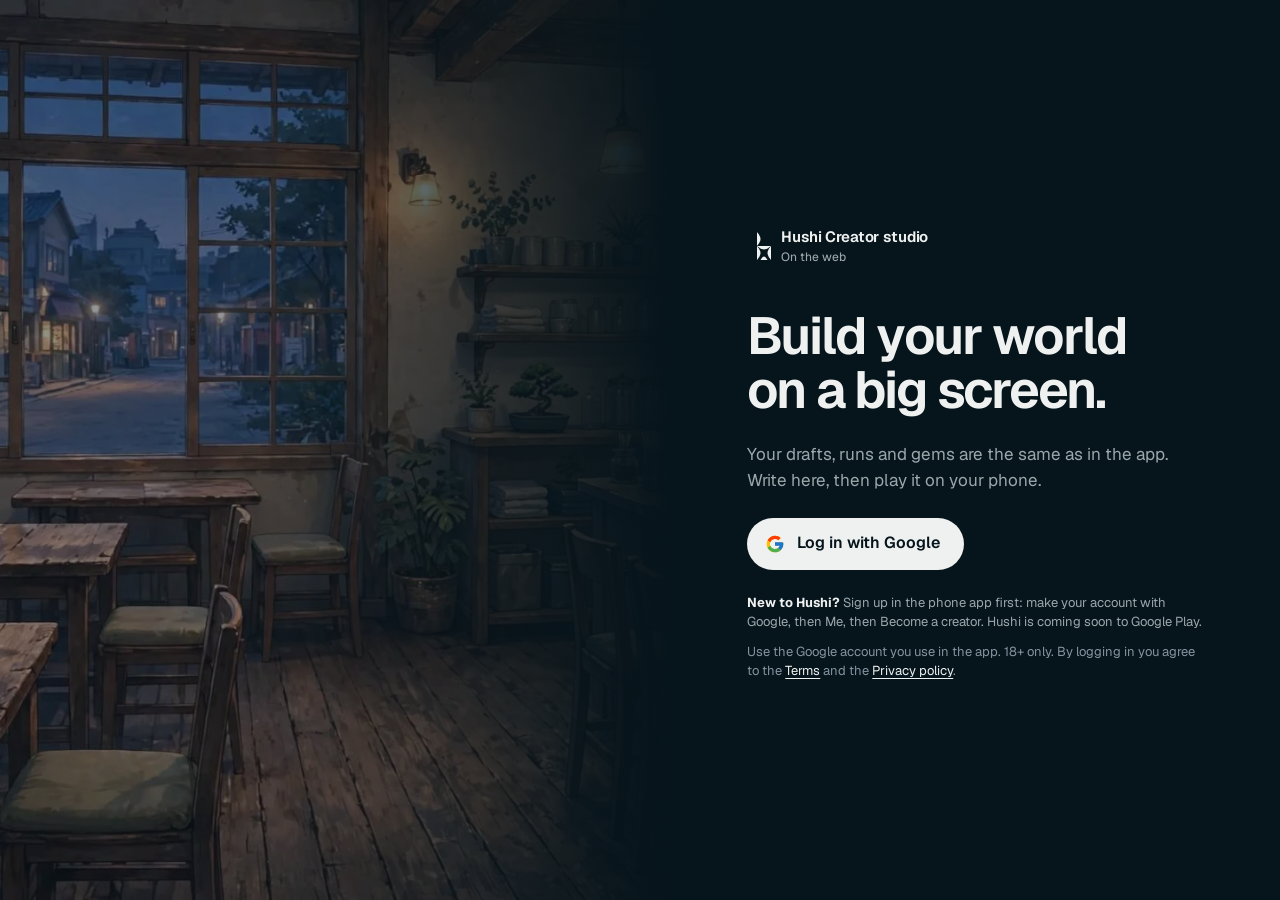
<file: hushi/creators/online/index.html>
<!doctype html>
<html lang="en">
  <head>
    <meta charset="utf-8" />
    <meta name="viewport" content="width=device-width, initial-scale=1, viewport-fit=cover" />
    <meta name="theme-color" content="#06141B" />
    <meta name="robots" content="noindex" />
    <meta name="description" content="Hushi Creator studio on the web: build your world on a big screen, with the same account, drafts and gems as the app." />
    <title>Creator studio · Hushi AI</title>
    <link rel="icon" href="/hushi/creators/online/favicon.svg" type="image/svg+xml" />
    <link rel="preload" href="/hushi/creators/online/fonts/geist-normal-latin.woff2" as="font" type="font/woff2" crossorigin />
    <script type="module" crossorigin src="/hushi/creators/online/assets/index-3R3WaHzM.js"></script>
    <link rel="stylesheet" crossorigin href="/hushi/creators/online/assets/index-BYYMtcUS.css">
  </head>
  <body>
    <div id="root"></div>
  </body>
</html>
</file>
<file: assets/site.css>
/* YO Guild site. Slate ground, silver type, place art carries the colour (Hushi design rules, planV5/redesign-proposal.md). */
@font-face{font-family:"Geist";font-style:normal;font-weight:100 900;font-display:swap;src:url(/assets/fonts/geist-normal-latin.woff2) format("woff2")}
@font-face{font-family:"Geist";font-style:italic;font-weight:100 900;font-display:swap;src:url(/assets/fonts/geist-italic-latin.woff2) format("woff2")}

:root{
  --ink:#06141B; --deep:#11212D; --raised:#182B38; --line:#253745; --steel:#4A5C6A;
  --muted:#8494A0; --soft:#9BA8AB; --body:#CCD0CF; --mist:#EEF1F0;
  --card:rgba(17,33,45,.80);
  --hair:color-mix(in srgb,var(--soft) 14%,transparent);
  --ease:cubic-bezier(.2,0,0,1); --fast:150ms; --mid:240ms;
  --sans:"Geist",ui-sans-serif,system-ui,-apple-system,"Segoe UI",Roboto,sans-serif;
  --gutter:max(16px,env(safe-area-inset-left,0px));
  --gutter-r:max(16px,env(safe-area-inset-right,0px));
  color-scheme:dark;
}
*,*::before,*::after{box-sizing:border-box}
html{-webkit-text-size-adjust:100%;text-size-adjust:100%;scroll-padding-top:24px}
body{margin:0;background:var(--ink);color:var(--body);font:400 16px/1.6 var(--sans);-webkit-font-smoothing:antialiased;-moz-osx-font-smoothing:grayscale;-webkit-tap-highlight-color:transparent}
::selection{background:var(--mist);color:var(--ink)}
img,svg{display:block;max-width:100%}
img{height:auto}
a{color:var(--mist);text-decoration-thickness:1px;text-underline-offset:3px}
:focus-visible{outline:2px solid var(--mist);outline-offset:3px;border-radius:6px}
h1,h2,h3{color:var(--mist);font-weight:650;letter-spacing:-.035em;line-height:1.02;text-wrap:balance;margin:0}
p,ul,ol,figure{margin:0}
html{scrollbar-color:var(--line) var(--ink)}
.ico{width:1.25em;height:1.25em;flex:none;fill:currentColor}
.wrap{width:100%;max-width:1200px;margin:0 auto;padding-left:var(--gutter);padding-right:var(--gutter-r)}
.skip{position:absolute;left:12px;top:-60px;z-index:50;background:var(--mist);color:var(--ink);padding:10px 16px;border-radius:999px;font-weight:600;text-decoration:none}
.skip:focus{top:12px}
.vh{position:absolute;width:1px;height:1px;overflow:hidden;clip-path:inset(50%);white-space:nowrap}

/* Header and footer */
.site-header{position:absolute;inset:0 0 auto;z-index:10;padding-top:env(safe-area-inset-top,0px)}
.site-header .wrap{display:flex;align-items:center;gap:4px 20px;min-height:64px;flex-wrap:wrap}
.wordmark{display:inline-flex;align-items:center;gap:10px;color:var(--mist);font-weight:650;font-size:17px;letter-spacing:-.02em;text-decoration:none;margin-right:auto;padding-block:10px}
.wordmark img{height:22px;width:auto}
.nav{display:flex;gap:4px 18px;font-size:15px}
.nav a{color:var(--soft);text-decoration:none;padding-block:12px;transition:color var(--fast) var(--ease)}
.nav a[aria-current="page"]{color:var(--mist);font-weight:600}
@media (hover:hover) and (pointer:fine){.nav a:hover{color:var(--mist)}}
.plain-top{padding-top:calc(88px + env(safe-area-inset-top,0px))}
.site-footer{border-top:1px solid var(--hair);margin-top:auto}
.site-footer .wrap{display:grid;gap:20px;padding-block:36px calc(40px + env(safe-area-inset-bottom,0px))}
.foot-top{display:flex;flex-wrap:wrap;align-items:center;gap:12px 24px}
.foot-top .wordmark{padding:0}
.foot-links{display:flex;flex-wrap:wrap;gap:8px 22px;font-size:15px}
.foot-links a{color:var(--soft);text-decoration:none;padding-block:6px}
@media (hover:hover) and (pointer:fine){.foot-links a:hover{color:var(--mist)}}
.foot-small{font-size:13px;color:var(--muted)}

/* Brand, buttons, store badge */
.brand{display:flex;align-items:center;gap:10px;color:var(--mist);font-weight:600;font-size:17px;letter-spacing:-.01em}
.brand svg{height:28px;width:14px;fill:var(--mist)}
.age{font:600 12px/1 var(--sans);color:var(--ink);background:var(--soft);border-radius:999px;padding:5px 8px}
.btn{display:inline-flex;align-items:center;gap:10px;min-height:48px;padding:0 22px;border-radius:999px;font:600 16px/1 var(--sans);text-decoration:none;white-space:nowrap;transition:transform var(--fast) var(--ease),background-color var(--fast) var(--ease)}
.btn:active{transform:scale(.97)}
.btn-primary{background:var(--mist);color:var(--ink)}
.btn-ghost{color:var(--mist);box-shadow:inset 0 0 0 1px var(--line)}
@media (hover:hover) and (pointer:fine){.btn-ghost:hover{background:var(--deep)}.btn-primary:hover{background:#fff}}
.soon{display:inline-flex;align-items:center;gap:12px;min-height:56px;padding:0 22px 0 18px;border-radius:999px;background:var(--raised);color:var(--mist);box-shadow:inset 0 0 0 1px var(--hair)}
.soon .ico{width:24px;height:24px}
.soon span{display:grid;line-height:1.15}
.soon small{font-size:12px;color:var(--soft)}
.soon b{font-size:16px;font-weight:600}
.ctas{display:flex;flex-wrap:wrap;gap:12px;align-items:center}
.art{position:absolute;inset:0;width:100%;height:100%;object-fit:cover}

/* Shared section rhythm */
.section{padding-block:clamp(72px,10vw,128px)}
.h2{font-size:clamp(36px,6vw,64px)}
.sub{margin-top:16px;max-width:44ch;color:var(--soft);font-size:18px;line-height:1.55}
.lede{font-size:clamp(17px,2.2vw,20px);line-height:1.5;color:var(--body);max-width:36ch}

/* ===== Front page ===== */
.home-hero{position:relative;isolation:isolate;padding-block:calc(120px + env(safe-area-inset-top,0px)) 40px}
.home-hero::before{content:"";position:absolute;inset:0;z-index:-1;background:linear-gradient(135deg,var(--deep),var(--ink) 60%)}
.home-hero h1{font-size:clamp(48px,9.4vw,120px);max-width:10ch;letter-spacing:-.045em}
.home-logo{height:clamp(64px,9vw,104px);width:auto;margin-bottom:28px}
.home-hero .lede{margin-top:24px;color:var(--soft)}
.apps{display:grid;gap:16px;padding-block:24px 8px}
.appcard{display:grid;border-radius:20px;overflow:hidden;background:var(--deep);text-decoration:none;color:inherit}
.appcard figure{position:relative;aspect-ratio:16/9}
.appcard figure img{width:100%;height:100%;object-fit:cover}
.appcard figure::after{content:"";position:absolute;inset:0;background:linear-gradient(to top,var(--deep),transparent 60%)}
.appcard .in{padding:4px 20px 20px;display:grid;gap:12px}
.tagline{color:var(--mist);font-size:clamp(22px,2.6vw,28px);font-weight:650;letter-spacing:-.025em;line-height:1.1}
.appcard .row{display:flex;flex-wrap:wrap;gap:12px;align-items:center;justify-content:space-between}
.worlds{display:grid;grid-template-columns:repeat(2,minmax(0,1fr));gap:12px}
.world{position:relative;isolation:isolate;display:flex;flex-direction:column;justify-content:flex-end;gap:4px;aspect-ratio:3/4;border-radius:16px;overflow:hidden;padding:16px;color:var(--mist);text-decoration:none;background:var(--deep)}
.world img{position:absolute;inset:0;z-index:-2;width:100%;height:100%;object-fit:cover;transition:transform var(--mid) var(--ease)}
.world::after{content:"";position:absolute;inset:0;z-index:-1;background:linear-gradient(to top,var(--ink) 4%,color-mix(in srgb,var(--ink) 40%,transparent) 55%,transparent)}
.world b{font-size:20px;font-weight:650;letter-spacing:-.02em;line-height:1.15}
.world span{font-size:13px;color:var(--soft)}
@media (hover:hover) and (pointer:fine){.world:hover img{transform:scale(1.03)}}
.band{display:grid;gap:24px;align-items:end;padding:clamp(28px,5vw,56px);border-radius:24px;background:linear-gradient(135deg,var(--raised),var(--deep));position:relative;overflow:hidden;isolation:isolate}
.band .ico-big{display:none;position:absolute;right:-20px;bottom:-30px;width:200px;height:200px;color:color-mix(in srgb,var(--soft) 16%,transparent);z-index:-1}
.band h2{font-size:clamp(32px,5vw,56px);max-width:14ch}
.contact{display:grid;gap:18px}
.mail{font-size:clamp(22px,4vw,40px);font-weight:650;letter-spacing:-.03em;color:var(--mist);word-break:break-word}

/* ===== Hushi page ===== */
.hero{position:relative;min-height:min(92svh,880px);display:flex;align-items:flex-end;overflow:hidden;isolation:isolate}
.hero .art{z-index:-2;object-position:60% 50%}
.hero::after{content:"";position:absolute;inset:0;z-index:-1;background:
  linear-gradient(to bottom,color-mix(in srgb,var(--ink) 75%,transparent),transparent 30%),
  linear-gradient(to top,var(--ink) 4%,color-mix(in srgb,var(--ink) 85%,transparent) 30%,transparent 75%),
  color-mix(in srgb,var(--ink) 45%,transparent)}
.hero .wrap{padding-block:120px 56px;display:grid;gap:22px}
.hero h1{font-size:clamp(52px,10vw,128px);max-width:9ch;letter-spacing:-.045em}
.ep{position:relative;isolation:isolate;overflow:hidden;padding-block:clamp(56px,8vw,96px)}
.ep>.art{z-index:-2;opacity:.42}
.ep::after{content:"";position:absolute;inset:0;z-index:-1;background:linear-gradient(to bottom,var(--ink),color-mix(in srgb,var(--ink) 62%,transparent) 22%,color-mix(in srgb,var(--ink) 62%,transparent) 78%,var(--ink))}
.ep-grid{display:grid;gap:40px}
.column{display:grid;gap:18px;width:100%;max-width:520px;margin-inline:auto}
.side{width:100%;max-width:520px;margin-inline:auto}
.beat{font-size:clamp(34px,5.4vw,64px);max-width:13ch}
.beat-sub{margin-top:14px;color:var(--soft);font-size:17px;max-width:32ch}
.tag-ex{justify-self:center;font-size:12px;font-weight:600;color:var(--soft);border-radius:999px;padding:6px 10px;background:color-mix(in srgb,var(--ink) 70%,transparent);box-shadow:inset 0 0 0 1px var(--hair)}
.ep-card{display:grid;gap:4px;justify-items:center;text-align:center;padding:18px 20px;border-radius:20px;background:color-mix(in srgb,var(--ink) 70%,transparent);box-shadow:inset 0 0 0 1px var(--hair)}
.ep-card small{font:600 13px/1 var(--sans);color:var(--soft);font-variant-numeric:tabular-nums}
.ep-card b{color:var(--mist);font-size:22px;font-weight:650;letter-spacing:-.02em}
.scenebar{display:grid;grid-template-columns:1fr auto;align-items:center;gap:12px;padding:10px 14px;border-radius:16px;background:color-mix(in srgb,var(--ink) 80%,transparent)}
.scenebar b{display:block;color:var(--mist);font-weight:600;font-size:15px}
.scenebar span{color:var(--soft);font-size:13px}
.cast{display:flex}
.cast img{width:30px;height:30px;border-radius:50%;object-fit:cover;box-shadow:0 0 0 2px var(--ink)}
.cast img+img{margin-left:-6px}
.dead{filter:grayscale(1)}
.narr{text-align:center;color:var(--body);max-width:34ch;margin-inline:auto;text-wrap:pretty}
.worldline{display:flex;gap:10px;align-items:center;justify-content:center;color:var(--soft);font-size:14px;text-align:left}
.worldline img{width:28px;height:28px;border-radius:50%;flex:none}
/* One run: name and face, then one card; every block on its own line, as in the app's MessageBubble. */
.run{display:grid;gap:6px;justify-items:start}
.speaker{display:flex;align-items:center;gap:8px;color:var(--mist);font-weight:600;font-size:15px}
.speaker img{width:28px;height:28px;border-radius:50%;object-fit:cover}
.speaker em{font-style:normal;font-weight:500;color:var(--soft);font-size:13px}
.card{max-width:82%;display:grid;gap:10px;padding:12px 14px;border-radius:20px 20px 20px 6px;background:var(--card)}
.run.you{justify-items:end}
.run.you .card{background:var(--line);border-radius:20px 20px 6px 20px}
.speech{color:var(--mist);font-weight:600}
.action{color:var(--soft)}
.thought{color:var(--body);font-style:italic}
.written{color:var(--soft);font-style:italic}
.keys{display:flex;flex-wrap:wrap;gap:8px 16px;justify-content:center;font-size:14px}
.composer{display:grid;gap:10px;margin-top:8px}
.composer .chips{display:flex;gap:8px}
.cchip{display:inline-flex;align-items:center;min-height:40px;padding:0 16px;border-radius:999px;background:color-mix(in srgb,var(--deep) 90%,transparent);color:var(--body);font-size:14px}
.cinput{display:flex;align-items:center;justify-content:space-between;min-height:52px;padding:0 6px 0 18px;border-radius:999px;background:color-mix(in srgb,var(--deep) 92%,transparent);color:var(--soft)}
.cinput i{display:grid;place-items:center;width:40px;height:40px;border-radius:50%;background:var(--steel);color:var(--ink)}
.journal{display:grid;gap:28px;align-items:center}
.jcard{background:var(--deep);border-radius:20px;padding:20px;display:grid;gap:14px;max-width:520px;width:100%}
.jhead{display:flex;align-items:center;gap:12px;color:var(--mist);font-weight:600}
.jhead img{width:44px;height:44px;border-radius:50%}
.jhead small{display:block;color:var(--muted);font-weight:400;font-size:13px}
.mem{background:var(--raised);border-radius:16px;padding:14px 16px;display:grid;gap:10px}
.mem .tag{font-size:12px;color:var(--soft);font-weight:600}
.chips{display:flex;gap:8px;flex-wrap:wrap}
.chip{min-height:36px;padding:0 14px;border-radius:999px;display:inline-flex;align-items:center;font-size:14px;font-weight:500;color:var(--mist);box-shadow:inset 0 0 0 1px var(--line)}
.chip.on{background:var(--mist);color:var(--ink);box-shadow:none}
.close{position:relative;isolation:isolate;overflow:hidden;padding-block:clamp(80px,12vw,150px)}
.close .art{z-index:-2;opacity:.35}
.close::after{content:"";position:absolute;inset:0;z-index:-1;background:linear-gradient(to bottom,var(--ink),transparent 40%,var(--ink))}
.close h2{font-size:clamp(40px,7vw,88px);max-width:12ch;margin-bottom:28px}

/* ===== Creators page ===== */
.cr-hero{position:relative;isolation:isolate;overflow:hidden;padding-block:calc(120px + env(safe-area-inset-top,0px)) clamp(56px,8vw,96px)}
.cr-hero .art{z-index:-2;opacity:.5;object-position:30% 50%}
.cr-hero::after{content:"";position:absolute;inset:0;z-index:-1;background:linear-gradient(to top,var(--ink) 6%,color-mix(in srgb,var(--ink) 70%,transparent) 50%,color-mix(in srgb,var(--ink) 55%,transparent))}
.cr-hero .wrap{display:grid;gap:22px}
.cr-hero h1{font-size:clamp(46px,8.6vw,112px);max-width:11ch;letter-spacing:-.045em}
.build{display:grid;gap:48px;align-items:center}
.blocks{display:grid;gap:22px;margin-top:32px;list-style:none;padding:0}
.blocks li{display:grid;grid-template-columns:24px 1fr;gap:4px 16px}
.blocks .ico{width:24px;height:24px;color:var(--soft);margin-top:2px;grid-row:span 2}
.blocks b{color:var(--mist);font-weight:600;font-size:18px;letter-spacing:-.01em}
.blocks span{color:var(--soft)}
.cast-fan{display:grid;grid-template-columns:repeat(3,1fr);gap:12px;align-items:end;max-width:560px;width:100%;justify-self:center}
.cast-fan figure{border-radius:16px;overflow:hidden;background:var(--deep)}
.cast-fan figure:nth-child(2){transform:translateY(-28px)}
.cast-fan img{width:100%;aspect-ratio:3/4;object-fit:cover;object-position:50% 25%}
.cast-fan figcaption{padding:10px 12px 12px;display:grid;font-size:13px;color:var(--soft);line-height:1.35}
.cast-fan figcaption b{color:var(--mist);font-size:15px;font-weight:600}
.ranks{display:grid;gap:12px;margin-top:32px;padding:0;list-style:none;counter-reset:rank}
.ranks li{display:flex;align-items:center;gap:14px;padding:16px 18px;border-radius:16px;background:var(--deep);color:var(--mist);font-weight:600;font-size:18px}
.ranks li::before{counter-increment:rank;content:counter(rank);font-variant-numeric:tabular-nums;color:var(--soft);font-weight:500;font-size:14px;width:20px}
.ranks li:last-child{background:var(--mist);color:var(--ink)}
.ranks li:last-child::before{color:var(--steel)}
.fame{position:relative;isolation:isolate;overflow:hidden;border-radius:28px;padding:clamp(28px,6vw,72px);background:linear-gradient(160deg,var(--raised),var(--ink) 75%)}
.fame .trophy{width:56px;height:56px;color:var(--mist);margin-bottom:24px}
.fame h2{font-size:clamp(40px,7.4vw,96px);max-width:12ch}
.awards{display:grid;gap:10px;margin-top:36px}
.award{display:flex;align-items:center;justify-content:space-between;gap:12px;padding:16px 18px;border-radius:16px;background:color-mix(in srgb,var(--deep) 80%,transparent);color:var(--mist);font-weight:600}
.award small{font-weight:500;color:var(--soft);font-size:13px;white-space:nowrap}
.award.ghost{background:transparent;box-shadow:inset 0 0 0 1.5px var(--line);color:var(--soft);border-style:none}
.soon-pill{display:inline-flex;align-items:center;gap:8px;font-size:13px;font-weight:600;color:var(--ink);background:var(--soft);border-radius:999px;padding:6px 12px}
.earn{display:grid;gap:20px;align-items:center}
.earn .coins{width:64px;height:64px;color:var(--mist)}
.steps{display:grid;gap:12px;margin-top:32px;padding:0;list-style:none;counter-reset:step}
.steps li{display:grid;grid-template-columns:40px 1fr;gap:16px;align-items:center;padding:16px 18px;border-radius:16px;background:var(--deep);color:var(--body)}
.steps li::before{counter-increment:step;content:counter(step);display:grid;place-items:center;width:40px;height:40px;border-radius:50%;background:var(--raised);color:var(--mist);font-weight:600;font-variant-numeric:tabular-nums}
.steps b{color:var(--mist);font-weight:600}

/* ===== Legal pages ===== */
.legal{padding-bottom:clamp(56px,8vw,96px)}
.legal-head{display:grid;gap:12px;padding-block:24px 32px;border-bottom:1px solid var(--hair);margin-bottom:32px}
.legal-head h1{font-size:clamp(36px,6vw,60px)}
.legal-head .meta{color:var(--muted);font-size:14px}
.doc{display:grid;gap:32px}
.toc{align-self:start}
.toc details{border-radius:16px;background:var(--deep);padding:4px 16px}
.toc summary{cursor:pointer;min-height:48px;display:flex;align-items:center;color:var(--mist);font-weight:600;font-size:15px}
.toc summary::-webkit-details-marker{display:none}
.toc summary::after{content:"Show";margin-left:auto;color:var(--soft);font-weight:500;font-size:13px}
.toc details[open] summary::after{content:"Hide"}
.toc ol{list-style:none;padding:0 0 12px;display:grid;gap:2px;font-size:14px}
.toc a{display:block;color:var(--soft);text-decoration:none;padding:7px 0;line-height:1.35}
@media (hover:hover) and (pointer:fine){.toc a:hover{color:var(--mist)}}
.prose{max-width:68ch;min-width:0;display:grid;gap:14px;font-size:16.5px;line-height:1.65}
.prose h2{font-size:clamp(24px,3vw,30px);letter-spacing:-.025em;line-height:1.15;margin-top:28px;scroll-margin-top:24px}
.prose h3{font-size:19px;letter-spacing:-.015em;line-height:1.25;margin-top:12px}
.prose ul,.prose ol{padding-left:22px;display:grid;gap:8px}
.prose li::marker{color:var(--steel)}
.prose strong{color:var(--mist);font-weight:600}
.prose a{word-break:break-word}

/* ===== 404 ===== */
.lost{min-height:70svh;display:grid;align-content:center;gap:20px}
.lost h1{font-size:clamp(44px,8vw,96px);max-width:12ch}

@media (min-width:720px){
  .worlds{gap:16px}
}
@media (max-width:420px){
  .world{padding:12px}
  .world b{font-size:17px}
}
@media (min-width:900px){
  .apps{grid-template-columns:minmax(0,2fr) minmax(0,1.1fr);align-items:stretch}
  .appcard figure{aspect-ratio:16/8}
  .worlds .world{aspect-ratio:auto;height:100%;min-height:360px}
  .band{grid-template-columns:1fr auto;padding-right:clamp(28px,16vw,220px)}
  .band .ico-big{display:block}
  .band .btn{position:relative}
  .contact{grid-template-columns:1fr auto;align-items:end}
  .journal{grid-template-columns:1fr 1fr}
  .build{grid-template-columns:1fr 1fr}
  .earn{grid-template-columns:auto 1fr auto}
  .doc{grid-template-columns:240px minmax(0,1fr);gap:56px}
  .toc{position:sticky;top:24px}
  .toc details{background:transparent;padding:0}
  .toc summary{min-height:auto;padding-bottom:8px;list-style:none}
  .toc summary::after{content:none}
}
@media (min-width:1200px){
  .ep-grid{grid-template-columns:1fr minmax(0,520px) 1fr;align-items:center;gap:48px}
  .ep-grid .column{grid-column:2}
  .ep-grid .side{grid-column:1;grid-row:1;justify-self:end;text-align:right;max-width:none}
  .ep-grid .side.r{grid-column:3;justify-self:start;text-align:left}
  .ep-grid .side:not(.r) .beat-sub{margin-left:auto}
}
@media (prefers-reduced-motion:no-preference){
  @supports (animation-timeline:view()){
    .rv{animation:rise linear both;animation-timeline:view();animation-range:entry 0% entry 50%}
    @keyframes rise{from{opacity:0;transform:translateY(12px)}}
  }
}
@media (prefers-reduced-motion:reduce){
  .btn,.world img{transition:none}
}
</file>
<file: hushi/creators/online/assets/index-BYYMtcUS.css>
@font-face{font-family:Geist;font-style:normal;font-weight:100 900;font-display:swap;src:url(/hushi/creators/online/fonts/geist-normal-latin.woff2)format("woff2")}:root{--ink:#06141b;--deep:#11212d;--raised:#182b38;--line:#253745;--steel:#4a5c6a;--muted:#8494a0;--soft:#9ba8ab;--body:#ccd0cf;--mist:#eef1f0;--glow:#e7be9a;--ok:#8fc6a8;--warn:#e2c26e;--bad:#ee9a92;--ok-soft:#8fc6a824;--warn-soft:#e2c26e24;--bad-soft:#ee9a9229;--glow-soft:#e7be9a29;--hair:color-mix(in srgb,var(--soft) 16%,transparent);--ease:cubic-bezier(.2,0,0,1);--fast:.15s;--mid:.24s;--slow:.42s;--sans:"Geist",ui-sans-serif,system-ui,-apple-system,"Segoe UI",Roboto,sans-serif;--r-card:20px;--r-media:16px;--r-input:14px;--r-sheet:28px;--lightningcss-light: ;--lightningcss-dark:initial;color-scheme:dark}*,:before,:after{box-sizing:border-box}html{-webkit-text-size-adjust:100%;-moz-text-size-adjust:100%;text-size-adjust:100%;scrollbar-color:var(--line) var(--ink)}body{background:var(--ink);color:var(--body);font:400 15px/1.55 var(--sans);-webkit-font-smoothing:antialiased;-moz-osx-font-smoothing:grayscale;margin:0}::selection{background:color-mix(in srgb,var(--soft) 35%,transparent);color:var(--mist)}input,textarea,select,button{font:inherit;color:inherit}textarea,input{caret-color:var(--mist)}img,svg{max-width:100%;display:block}a{color:var(--mist);text-underline-offset:3px;text-decoration-thickness:1px}:focus-visible{outline:2px solid var(--mist);outline-offset:2px;border-radius:8px}h1,h2,h3,h4{color:var(--mist);letter-spacing:-.02em;text-wrap:balance;margin:0;font-weight:640;line-height:1.15}p{margin:0}.num{font-variant-numeric:tabular-nums}.vh{clip-path:inset(50%);white-space:nowrap;width:1px;height:1px;position:absolute;overflow:hidden}.ico{flex:none;width:20px;height:20px}.muted{color:var(--muted)}.soft{color:var(--soft)}.mist{color:var(--mist)}.small{font-size:13px;line-height:1.45}.stack{gap:12px;display:grid}.stack-lg{gap:28px;display:grid}.row{align-items:center;gap:10px;display:flex}.row-wrap{flex-wrap:wrap;gap:8px;display:flex}.spacer{flex:1}.shell{grid-template-columns:240px minmax(0,1fr);min-height:100dvh;display:grid}.side{border-right:1px solid var(--hair);background:var(--ink);flex-direction:column;gap:6px;height:100dvh;padding:20px 14px;display:flex;position:sticky;top:0}.brand{color:var(--mist);letter-spacing:-.01em;align-items:center;gap:10px;padding:6px 10px 18px;font-weight:640;text-decoration:none;display:flex}.brand .mark{color:var(--mist);flex:none}.brand small{color:var(--soft);letter-spacing:0;font-size:12px;font-weight:450;display:block}.nav-item{min-height:44px;color:var(--soft);transition:background-color var(--fast) var(--ease),color var(--fast) var(--ease);border-radius:12px;align-items:center;gap:12px;padding:0 12px;font-weight:500;text-decoration:none;display:flex}.nav-item[aria-current=page]{background:var(--deep);color:var(--mist)}@media (hover:hover) and (pointer:fine){.nav-item:hover{color:var(--mist)}}.side-foot{border-top:1px solid var(--hair);gap:10px;margin-top:auto;padding:12px 10px 0;display:grid}.gems{color:var(--mist);align-items:center;gap:8px;font-weight:600;display:flex}.gems .ico{color:var(--glow)}.main{min-width:0;padding:32px clamp(16px,3vw,48px) 80px}.page{gap:36px;max-width:1180px;margin:0 auto;display:grid}.page-head{flex-wrap:wrap;align-items:center;gap:16px;display:flex}.page-head h1{font-size:clamp(26px,3vw,34px)}.page-head p{color:var(--soft);max-width:60ch;margin-top:6px}@media (width<=900px){.shell{grid-template-columns:1fr}.side{z-index:20;border-right:0;border-bottom:1px solid var(--hair);background:color-mix(in srgb,var(--ink) 92%,transparent);-webkit-backdrop-filter:blur(12px);backdrop-filter:blur(12px);flex-direction:row;align-items:center;gap:2px;height:auto;padding:6px 8px 6px 12px;position:sticky;top:0}.brand{margin-right:2px;padding:8px 10px 8px 4px}.brand>span{display:none}.side-foot{border:0;align-items:center;gap:2px;margin:0 0 0 auto;padding:0;display:flex}.side-foot .who{display:none}.side-foot .btn{padding:0 10px}.side-foot .btn .lbl{display:none}.nav-item{justify-content:center;min-width:44px;min-height:44px;padding:0}.nav-item span{display:none}.main{padding:20px 16px 64px}}.btn{white-space:nowrap;cursor:pointer;min-height:44px;transition:transform var(--fast) var(--ease),background-color var(--fast) var(--ease),opacity var(--fast) var(--ease);border:0;border-radius:999px;justify-content:center;align-items:center;gap:8px;padding:0 20px;font-size:15px;font-weight:600;line-height:1;text-decoration:none;display:inline-flex}.btn:active:not(:disabled){transform:scale(.97)}.btn:disabled{opacity:.42;cursor:not-allowed}.btn-primary{background:var(--mist);color:var(--ink)}.btn-secondary{background:var(--raised);color:var(--mist);box-shadow:inset 0 0 0 1px var(--hair)}.btn-ghost{color:var(--mist);background:0 0}.btn-danger{background:var(--bad);color:var(--ink)}.btn-sm{min-height:36px;padding:0 14px;font-size:14px}.btn-block{width:100%}@media (hover:hover) and (pointer:fine){.btn-primary:hover:not(:disabled){background:#fff}.btn-secondary:hover:not(:disabled),.btn-ghost:hover:not(:disabled){background:var(--line)}}.btn .spin{border:2px solid;border-right-color:#0000;border-radius:50%;width:16px;height:16px;animation:.7s linear infinite spin}@keyframes spin{to{transform:rotate(360deg)}}.icon-btn{width:40px;height:40px;color:var(--soft);cursor:pointer;transition:background-color var(--fast) var(--ease),color var(--fast) var(--ease);background:0 0;border:0;border-radius:999px;place-items:center;display:inline-grid}.icon-btn:disabled{opacity:.4;cursor:not-allowed}@media (hover:hover) and (pointer:fine){.icon-btn:hover:not(:disabled){background:var(--raised);color:var(--mist)}}.field{align-content:start;gap:8px;display:grid}.field-head{align-items:baseline;gap:12px;display:flex}.label{color:var(--mist);font-size:14px;font-weight:560}.tip{align-self:center;margin-left:-6px;display:inline-flex;position:relative}.tip-btn{width:24px;height:24px;color:var(--soft);cursor:pointer;transition:background-color var(--fast) var(--ease),color var(--fast) var(--ease);background:0 0;border:0;border-radius:999px;place-items:center;padding:0;display:inline-grid;position:relative}.tip-btn:after{content:"";position:absolute;inset:-10px}.tip-btn .ico{width:18px;height:18px}@media (hover:hover) and (pointer:fine){.tip-btn:hover,.tip-btn[aria-expanded=true]{background:var(--raised);color:var(--mist)}}.tip-btn[aria-expanded=true]{color:var(--mist)}.tip-pop{z-index:5;background:var(--raised);border:1px solid var(--hair);width:min(320px,100vw - 48px);color:var(--body);transform-origin:0 0;animation:tip-in var(--fast) var(--ease);border-radius:16px;padding:12px 14px;font-size:13px;font-weight:400;line-height:1.5;position:absolute;top:calc(100% + 8px);left:-6px}.example{background:var(--deep);border:1px solid var(--hair);max-height:220px;color:var(--body);font:inherit;white-space:pre-wrap;text-align:left;border-radius:12px;margin:0;padding:10px 12px;font-size:12.5px;line-height:1.5;overflow:auto}.tip-pop .example{width:100%}@keyframes tip-in{0%{opacity:0;transform:translateY(-4px)}}@media (prefers-reduced-motion:reduce){.tip-pop{animation:none}}.counter{color:var(--muted);font-variant-numeric:tabular-nums;margin-left:auto;font-size:13px}.counter.over{color:var(--bad)}.hint{color:var(--muted);max-width:70ch;font-size:13px;line-height:1.45}.error{color:var(--bad);align-items:flex-start;gap:6px;font-size:13px;line-height:1.45;display:flex}.note{color:var(--warn);align-items:flex-start;gap:6px;font-size:13px;line-height:1.45;display:flex}.note.bad{color:var(--bad)}.note .ico,.error .ico{width:16px;height:16px;margin-top:1px}.input{border-radius:var(--r-input);border:1px solid var(--hair);background:var(--deep);width:100%;min-height:46px;color:var(--mist);transition:border-color var(--fast) var(--ease),background-color var(--fast) var(--ease);outline:none;padding:11px 14px}.input::placeholder{color:var(--muted)}.input:focus{border-color:var(--soft);background:var(--raised)}.input.bad{border-color:var(--bad)}textarea.input{resize:vertical;min-height:96px;line-height:1.6}textarea.input.tall{min-height:220px}.meter{background:var(--line);border-radius:999px;height:4px;overflow:hidden}.meter i{background:var(--mist);height:100%;transition:width var(--mid) var(--ease);display:block}.meter.bad i{background:var(--bad)}.seg{background:var(--deep);box-shadow:inset 0 0 0 1px var(--hair);border-radius:999px;flex-wrap:wrap;justify-self:start;gap:4px;padding:4px;display:inline-flex}.seg button{min-height:36px;color:var(--soft);cursor:pointer;transition:background-color var(--fast) var(--ease),color var(--fast) var(--ease);background:0 0;border:0;border-radius:999px;padding:0 16px;font-weight:550}.seg button[aria-checked=true]{background:var(--mist);color:var(--ink)}.choice{border:1px solid var(--hair);background:var(--deep);text-align:left;cursor:pointer;width:100%;transition:border-color var(--fast) var(--ease),background-color var(--fast) var(--ease);border-radius:16px;align-items:flex-start;gap:14px;padding:14px 16px;display:flex}.choice[aria-checked=true]{border-color:var(--soft);background:var(--raised)}.choice .dot{border:2px solid var(--muted);border-radius:50%;flex:none;place-items:center;width:20px;height:20px;margin-top:1px;display:grid}.choice[aria-checked=true] .dot{border-color:var(--mist)}.choice[aria-checked=true] .dot:after{content:"";background:var(--mist);border-radius:50%;width:10px;height:10px}.choice b{color:var(--mist);font-weight:580;display:block}.choice span{color:var(--soft);font-size:14px}.choices{gap:8px;display:grid}.choices.cols{grid-template-columns:repeat(auto-fit,minmax(220px,1fr))}.switch-row{border:1px solid var(--hair);background:var(--deep);border-radius:16px;align-items:center;gap:16px;padding:16px;display:flex}.switch-row b{color:var(--mist);font-weight:580;display:block}.switch-row span{color:var(--soft);font-size:14px}.switch-list{border:1px solid var(--hair);background:var(--deep);border-radius:16px}.switch-list .switch-row{background:0 0;border:0;border-radius:0}.switch-list .switch-row+.switch-row{border-top:1px solid var(--hair)}.switch{background:var(--steel);cursor:pointer;width:46px;height:28px;transition:background-color var(--fast) var(--ease);border:0;border-radius:999px;flex:none;position:relative}.switch:after{content:"";background:var(--body);width:20px;height:20px;transition:transform var(--fast) var(--ease),background-color var(--fast) var(--ease);border-radius:50%;position:absolute;top:4px;left:4px}.switch[aria-checked=true]{background:var(--mist)}.switch[aria-checked=true]:after{background:var(--ink);transform:translate(18px)}.chip{border:1px solid var(--hair);background:var(--deep);min-height:36px;color:var(--body);cursor:pointer;transition:background-color var(--fast) var(--ease),border-color var(--fast) var(--ease),color var(--fast) var(--ease);border-radius:999px;align-items:center;gap:6px;padding:0 14px;font-size:14px;display:inline-flex}.chip[aria-pressed=true]{background:var(--mist);border-color:var(--mist);color:var(--ink);font-weight:560}.chip:disabled{opacity:.4;cursor:not-allowed}.chip .ico{width:16px;height:16px}.chip em{opacity:.75;font-size:12px;font-style:normal}.box{background:var(--deep);border:1px solid var(--hair);border-radius:16px;align-items:flex-start;gap:12px;padding:14px 16px;display:flex}.box>.ico{margin-top:1px}.box.ok{background:var(--ok-soft);border-color:#0000}.box.ok>.ico{color:var(--ok)}.box.bad{background:var(--bad-soft);border-color:#0000}.box.bad>.ico{color:var(--bad)}.box.warm{background:var(--warn-soft);border-color:#0000}.box.warm>.ico{color:var(--warn)}.box.info>.ico{color:var(--soft)}.box b{color:var(--mist);font-weight:600}.box .stack{gap:4px}.card{border-radius:var(--r-card);background:var(--deep);border:1px solid var(--hair)}.list-row{border:1px solid var(--hair);background:var(--deep);text-align:left;cursor:pointer;width:100%;transition:background-color var(--fast) var(--ease);border-radius:16px;align-items:center;gap:14px;padding:12px 14px;display:flex}@media (hover:hover) and (pointer:fine){.list-row:hover{background:var(--raised)}}.list-row b{color:var(--mist);font-weight:580}.add-row{border:1px dashed var(--steel);width:100%;min-height:56px;color:var(--mist);text-align:left;cursor:pointer;transition:border-color var(--fast) var(--ease),background-color var(--fast) var(--ease);background:0 0;border-radius:16px;align-items:center;gap:12px;padding:12px 16px;display:flex}.add-row:disabled{opacity:.45;cursor:not-allowed}@media (hover:hover) and (pointer:fine){.add-row:hover:not(:disabled){border-color:var(--soft);background:var(--deep)}}.add-row small{color:var(--muted);display:block}.skel{background:var(--deep);animation:breathe 1.6s var(--ease) infinite alternate;border-radius:12px}@keyframes breathe{0%{opacity:.55}to{opacity:1}}dialog{color:var(--body);background:0 0;border:0;max-width:none;max-height:none;padding:0}dialog::backdrop{background:#06141bb8}.modal{border-radius:var(--r-sheet);background:var(--raised);width:min(520px,100vw - 32px);box-shadow:0 24px 64px #00000073,inset 0 0 0 1px var(--hair);margin:auto}.modal-body{gap:16px;max-height:calc(100dvh - 64px);padding:24px;display:grid;overflow:auto}.modal h2{font-size:20px}.modal-actions{flex-wrap:wrap;justify-content:flex-end;gap:10px;padding-top:4px;display:flex}.panel{border-radius:var(--r-sheet) 0 0 var(--r-sheet);background:var(--raised);width:min(560px,100vw);height:100dvh;box-shadow:-24px 0 64px #0006,inset 1px 0 0 var(--hair);flex-direction:column;margin:0;position:fixed;inset:0 0 0 auto}.panel[open]{display:flex}.panel-head{border-bottom:1px solid var(--hair);align-items:center;gap:12px;padding:18px 18px 12px 24px;display:flex}.panel-head h2{flex:1;font-size:19px}.panel-body{overflow-anchor:none;flex:1;grid-auto-rows:max-content;align-content:start;gap:18px;padding:20px 24px 24px;display:grid;overflow:auto}.panel-foot{border-top:1px solid var(--hair);justify-content:flex-end;gap:10px;padding:14px 24px;display:flex}@media (prefers-reduced-motion:no-preference){dialog[open].modal{animation:rise var(--mid) var(--ease)}dialog[open].panel{animation:slide var(--mid) var(--ease)}}@media (prefers-reduced-motion:reduce){dialog[open]{animation:fade var(--mid) var(--ease)}}@keyframes rise{0%{opacity:0;transform:translateY(8px)scale(.98)}}@keyframes slide{0%{opacity:0;transform:translate(24px)}}@keyframes fade{0%{opacity:0}}@media (width<=640px){.panel{border-radius:0;width:100vw}}.toast{z-index:100;background:var(--mist);max-width:calc(100vw - 32px);color:var(--ink);border-radius:999px;padding:12px 18px;font-weight:550;position:fixed;bottom:24px;left:50%;transform:translate(-50%);box-shadow:0 12px 32px #0006}@media (prefers-reduced-motion:no-preference){.toast{animation:rise var(--mid) var(--ease)}}.section{gap:16px;display:grid}.section-head{align-items:baseline;gap:12px;display:flex}.section-head h2{font-size:20px}.section-head .soft{font-size:14px}.posters{grid-template-columns:repeat(auto-fill,minmax(168px,1fr));gap:20px 16px;display:grid}.poster{text-align:left;cursor:pointer;color:inherit;background:0 0;border:0;gap:10px;padding:0;display:grid}.poster-art{aspect-ratio:3/4;border-radius:var(--r-media);background:linear-gradient(160deg,var(--raised),var(--deep));box-shadow:inset 0 0 0 1px var(--hair);position:relative;overflow:hidden}.poster-art img{object-fit:cover;width:100%;height:100%;transition:transform var(--slow) var(--ease)}@media (hover:hover) and (pointer:fine){.poster:hover .poster-art img{transform:scale(1.03)}}.poster-art .blank{color:var(--steel);place-items:center;display:grid;position:absolute;inset:0}.poster-art .blank .ico{width:36px;height:36px}.poster-title{color:var(--mist);font-weight:580;line-height:1.3}.poster .small{color:var(--soft)}.pill{background:var(--raised);min-height:24px;color:var(--body);border-radius:999px;align-items:center;gap:6px;padding:0 10px;font-size:12px;font-weight:560;display:inline-flex}.pill.ok{background:var(--ok-soft);color:var(--ok)}.pill.warn{background:var(--warn-soft);color:var(--warn)}.pill.info{background:var(--line);color:var(--mist)}.pill.bad{background:var(--bad-soft);color:var(--bad)}.poster-art .pill{position:absolute;bottom:10px;left:10px}.new-world{aspect-ratio:3/4;border-radius:var(--r-media);border:1px dashed var(--steel);color:var(--mist);cursor:pointer;transition:border-color var(--fast) var(--ease),background-color var(--fast) var(--ease);background:0 0;place-items:center;gap:10px;font-weight:600;display:grid}.new-world:disabled{opacity:.45;cursor:not-allowed}@media (hover:hover) and (pointer:fine){.new-world:hover:not(:disabled){border-color:var(--soft);background:var(--deep)}}.new-world .ico{width:28px;height:28px}.menu{position:relative}.menu-list{z-index:30;background:var(--raised);min-width:220px;box-shadow:0 16px 40px #00000073,inset 0 0 0 1px var(--hair);transform-origin:100% 0;border-radius:16px;padding:6px;display:grid;position:absolute;top:calc(100% + 6px);right:0}@media (prefers-reduced-motion:no-preference){.menu-list{animation:pop var(--fast) var(--ease)}}@keyframes pop{0%{opacity:0;transform:scale(.97)}}.menu-list button{min-height:40px;color:var(--mist);text-align:left;cursor:pointer;background:0 0;border:0;border-radius:10px;align-items:center;gap:10px;padding:0 12px;display:flex}.menu-list button.danger{color:var(--bad)}@media (hover:hover) and (pointer:fine){.menu-list button:hover{background:var(--line)}}.editor{grid-template-columns:220px minmax(0,1fr) 340px;align-items:start;gap:32px;max-width:1400px;margin:0 auto;display:grid}.editor-head{flex-wrap:wrap;grid-column:1/-1;align-items:center;gap:16px;display:flex}.editor-head h1{text-overflow:ellipsis;white-space:nowrap;min-width:0;max-width:min(60vw,720px);font-size:24px;overflow:hidden}.save{color:var(--muted);align-items:center;gap:6px;font-size:13px;display:inline-flex}.save .ico{width:16px;height:16px}.save.bad{color:var(--bad)}.steps{gap:2px;display:grid;position:sticky;top:24px}.step{min-height:44px;color:var(--soft);text-align:left;cursor:pointer;transition:background-color var(--fast) var(--ease),color var(--fast) var(--ease);background:0 0;border:0;border-radius:12px;align-items:center;gap:12px;padding:0 12px;font-weight:520;display:flex}.step:disabled{opacity:.45;cursor:not-allowed}.step[aria-current=step]{background:var(--deep);color:var(--mist)}.step .n{font-variant-numeric:tabular-nums;width:24px;height:24px;box-shadow:inset 0 0 0 1.5px var(--steel);color:var(--soft);border-radius:50%;flex:none;place-items:center;font-size:12px;display:grid}.step[aria-current=step] .n{background:var(--mist);color:var(--ink);box-shadow:none}.step .n.done{box-shadow:none;background:var(--line);color:var(--ok)}.step .n.bad{box-shadow:none;background:var(--bad-soft);color:var(--bad)}.step .n .ico{width:14px;height:14px}@media (hover:hover) and (pointer:fine){.step:hover:not(:disabled){color:var(--mist)}}.form-col{gap:26px;min-width:0;max-width:720px;display:grid}.form-col>h2{font-size:22px}.form-col .lede{color:var(--soft);max-width:65ch;margin-top:-14px}.form-foot{border-top:1px solid var(--hair);align-items:center;gap:10px;margin-top:6px;padding-top:20px;display:flex}.aside{gap:16px;max-height:calc(100dvh - 48px);padding-bottom:8px;display:grid;position:sticky;top:24px;overflow:auto}.aside h3{font-size:15px}.issue{text-align:left;cursor:pointer;width:100%;color:var(--body);transition:background-color var(--fast) var(--ease);background:0 0;border:0;border-radius:12px;align-items:flex-start;gap:10px;padding:10px 12px;display:flex}.issue .ico{width:18px;height:18px;margin-top:2px}.issue.bad .ico{color:var(--bad)}.issue.warn .ico{color:var(--warn)}.issue.quiet .ico{color:var(--muted)}.issue b{color:var(--mist);font-size:14px;font-weight:560;display:block}.issue span{color:var(--soft);font-size:13px}@media (hover:hover) and (pointer:fine){.issue:hover{background:var(--raised)}}.two{grid-template-columns:1fr 1fr;gap:16px;display:grid}.three{grid-template-columns:repeat(3,1fr);gap:16px;display:grid}.pic{grid-template-columns:auto 1fr;align-items:center;gap:16px;display:grid}.pic.wide{grid-template-columns:1fr}.pic-shot{aspect-ratio:3/4;border-radius:var(--r-media);background:var(--deep);border:1px dashed var(--steel);width:132px;color:var(--soft);place-items:center;display:grid;position:relative;overflow:hidden}.pic.wide .pic-shot{aspect-ratio:16/9;width:100%;max-width:520px}.pic-shot.has{border-style:solid;border-color:var(--hair)}.pic-shot.bad{border-color:var(--bad);color:var(--bad)}.pic-shot img{object-fit:cover;width:100%;height:100%;position:absolute;inset:0}.pic-shot .veil{color:var(--body);background:#11212db8;place-items:center;font-size:13px;display:grid;position:absolute;inset:0}.pic-shot .ico{width:32px;height:32px}.pic-actions{flex-wrap:wrap;gap:8px;display:flex}.pic.drag .pic-shot{border-color:var(--mist);background:var(--raised)}.thumb{aspect-ratio:3/4;background:var(--line);width:44px;color:var(--mist);border-radius:10px;flex:none;place-items:center;font-weight:600;display:grid;overflow:hidden}.thumb.wide{aspect-ratio:16/9;width:72px}.thumb img{object-fit:cover;width:100%;height:100%}.tiles{grid-template-columns:repeat(3,1fr);gap:10px;display:grid}.tile{aspect-ratio:4/3;cursor:pointer;background:var(--deep);box-shadow:inset 0 0 0 1px var(--hair);border:0;border-radius:14px;padding:0;position:relative;overflow:hidden}.tile img{object-fit:cover;width:100%;height:100%}.tile span{color:var(--mist);text-align:left;background:linear-gradient(#0000,#06141bdb);padding:18px 10px 8px;font-size:13px;font-weight:580;position:absolute;bottom:0;left:0;right:0}.tile[aria-checked=false]{opacity:.6;transition:opacity var(--mid) var(--ease)}.tile[aria-checked=false]:hover{opacity:.85}.tile[aria-checked=true]:after{content:"";border-radius:inherit;box-shadow:inset 0 0 0 3px var(--mist);pointer-events:none;position:absolute;inset:0}.tile[aria-checked=true]:before{content:"";z-index:1;background:var(--mist);pointer-events:none;border-radius:50%;width:24px;height:24px;position:absolute;top:8px;right:8px}.tile[aria-checked=true] i{z-index:2;border:solid var(--ink);pointer-events:none;border-width:0 2.5px 2.5px 0;width:6px;height:11px;position:absolute;top:14px;right:16px;transform:rotate(45deg)}.tile.custom{color:var(--soft);align-content:center;place-items:center;gap:6px;display:grid}.refs{grid-template-columns:repeat(auto-fill,minmax(88px,1fr));gap:10px;display:grid}.ref{cursor:pointer;color:var(--soft);text-align:center;background:0 0;border:0;gap:6px;padding:0;font-size:12px;display:grid}.ref:disabled{opacity:.4;cursor:not-allowed}.ref .thumb{width:100%;position:relative}.ref[aria-checked=true] .thumb{box-shadow:0 0 0 2px var(--mist)}.ref .badge{background:var(--mist);width:20px;height:20px;color:var(--ink);border-radius:50%;place-items:center;font-size:12px;display:grid;position:absolute;top:4px;right:4px}.stages-list{gap:14px;display:grid}.stage-row{align-items:flex-start;gap:12px;display:flex}.stage-row .mark{width:22px;height:22px;box-shadow:inset 0 0 0 1.5px var(--steel);border-radius:50%;flex:none;place-items:center;margin-top:1px;display:grid}.stage-row.done .mark{box-shadow:none;color:var(--ok)}.stage-row.now .mark{box-shadow:none;background:var(--mist)}.stage-row.now b{color:var(--mist)}.stage-row b{color:var(--soft);font-weight:560;display:block}.dots{gap:6px;display:inline-flex}.dots i{background:var(--line);border-radius:50%;width:8px;height:8px}.dots i.used{background:var(--soft)}.dots i.now{background:var(--mist)}.working i{background:var(--mist);width:5px;height:5px;animation:breathe .9s var(--ease) infinite alternate;border-radius:50%;margin-left:3px;display:inline-block}.working i:nth-child(2){animation-delay:.2s}.working i:nth-child(3){animation-delay:.4s}.handoff{border-radius:var(--r-card);background:var(--deep);border:1px solid var(--hair);grid-template-columns:auto 1fr;align-items:center;gap:20px;padding:20px;display:grid}.handoff canvas{background:var(--mist);border-radius:12px;width:132px;height:132px;padding:8px}.handoff b{color:var(--mist)}.handoff ol{color:var(--soft);margin:8px 0 0;padding-left:18px;font-size:14px}.handoff .open-app{display:none}@media (pointer:coarse),(width<=520px){.handoff{grid-template-columns:1fr}.handoff canvas,.handoff .scan-line{display:none}.handoff .open-app{display:block}.handoff a.open-app{justify-self:start;display:inline-flex}}.profile{grid-template-columns:auto 1fr;align-items:center;gap:24px;display:grid}.avatar{background:var(--line);width:96px;height:96px;color:var(--mist);border-radius:50%;place-items:center;font-size:36px;font-weight:600;display:grid;overflow:hidden}.avatar img{object-fit:cover;width:100%;height:100%}.profile h1{font-size:clamp(26px,3vw,34px)}.tiles-stat{grid-template-columns:repeat(auto-fit,minmax(150px,1fr));gap:12px;display:grid}.stat{background:var(--deep);border:1px solid var(--hair);border-radius:16px;gap:4px;padding:16px 18px;display:grid}.stat .v{color:var(--mist);letter-spacing:-.02em;font-variant-numeric:tabular-nums;font-size:26px;font-weight:620}.stat .k{color:var(--soft);align-items:center;gap:6px;font-size:13px;display:flex}.stat .k .ico{width:16px;height:16px}.feed{display:grid}.feed-item{border-bottom:1px solid var(--hair);grid-template-columns:36px 1fr;gap:12px;padding:14px 0;display:grid}.feed-item:last-child{border-bottom:0}.feed-item .face{background:var(--line);width:36px;height:36px;color:var(--mist);border-radius:50%;place-items:center;font-size:14px;font-weight:600;display:grid;overflow:hidden}.feed-item .face img{object-fit:cover;width:100%;height:100%}.feed-item b{color:var(--mist);font-weight:580}.feed-item q{color:var(--body);quotes:none;margin-top:4px;display:block}.trophy{background:linear-gradient(160deg,var(--raised),var(--deep));border:1px solid var(--hair);border-radius:16px;gap:4px;padding:16px;display:grid}.trophy .ico{color:var(--glow);width:24px;height:24px}.trophy b{color:var(--mist)}.shelf-row{border-bottom:1px solid var(--hair);align-items:center;gap:12px;padding:12px 0;display:flex}.shelf-row:last-child{border-bottom:0}.shelf-row .ico{color:var(--soft)}.shelf-row b{color:var(--mist);font-weight:560}.gate{grid-template-columns:minmax(0,1.1fr) minmax(0,1fr);min-height:100dvh;display:grid}.gate-art{background:var(--deep);position:relative;overflow:hidden}.gate-art img{object-fit:cover;opacity:.55;width:100%;height:100%;position:absolute;inset:0}.gate-art:after{content:"";background:linear-gradient(90deg,transparent 40%,var(--ink));position:absolute;inset:0}.gate-body{align-content:center;gap:24px;max-width:620px;padding:48px clamp(24px,6vw,96px);display:grid}.gate-body h1{letter-spacing:-.035em;font-size:clamp(34px,4.4vw,52px);line-height:1.04}.gate-body .lede{color:var(--soft);max-width:44ch;font-size:17px}.g-btn{background:var(--mist);min-height:52px;color:var(--ink);cursor:pointer;transition:transform var(--fast) var(--ease),background-color var(--fast) var(--ease);border:0;border-radius:999px;justify-self:start;align-items:center;gap:12px;padding:0 24px 0 18px;font-size:16px;font-weight:600;display:inline-flex}.g-btn:active{transform:scale(.97)}.g-btn svg{width:20px;height:20px}@media (hover:hover) and (pointer:fine){.g-btn:hover{background:#fff}}@media (width<=860px){.gate{grid-template-columns:1fr}.gate-art{display:none}}@media (width<=1240px){.editor{grid-template-columns:200px minmax(0,1fr)}.aside{grid-column:2;max-height:none;position:static}}@media (width<=900px){.editor{grid-template-columns:1fr;gap:20px}.editor-head{gap:8px 12px}.editor-head h1{max-width:calc(100vw - 160px);font-size:21px}.editor-head>.btn .lbl{display:none}.editor-head>.btn{padding:0 12px}.aside{grid-column:1}.steps{grid-auto-columns:1fr;grid-auto-flow:column;gap:2px;display:grid;position:static}.step{justify-content:center;min-height:44px;padding:0}.step .t{display:none}.two,.three{grid-template-columns:1fr}.tiles{grid-template-columns:repeat(2,1fr)}.form-col>h2{font-size:20px}}.aside:focus{outline:none}.aside:focus>.card:first-child{border-color:var(--soft);transition:border-color var(--mid) var(--ease)}@media (width<=520px){.posters{grid-template-columns:repeat(2,minmax(0,1fr));gap:16px 12px}.page-head h1{font-size:26px}}.gift-pic{color:var(--glow);flex:none;place-items:center;display:grid;position:relative}.gift-pic img{object-fit:contain;width:100%;height:100%;position:absolute;inset:0}.gift-pic .fb{background:color-mix(in srgb,var(--glow) 16%,transparent);border-radius:12px;place-items:center;width:100%;height:100%;display:grid}button.gift-pic{cursor:pointer;background:0 0;border:0;border-radius:12px;padding:0}.gift-list{border-radius:var(--r-card,20px);background:var(--deep);box-shadow:inset 0 0 0 1px var(--hair);display:grid;overflow:hidden}.gift-row{text-align:left;width:100%;min-height:64px;color:var(--body);font:inherit;background:0 0;border:0;align-items:center;gap:14px;padding:8px 16px;display:flex}button.gift-row{cursor:pointer}@media (hover:hover) and (pointer:fine){button.gift-row:hover{background:var(--raised)}}.gift-row .words{flex:1;min-width:0;display:grid}.gift-row .words b{color:var(--mist);text-overflow:ellipsis;white-space:nowrap;font-weight:500;overflow:hidden}.gift-earned{color:var(--glow);font-variant-numeric:tabular-nums;align-items:center;gap:6px;display:inline-flex}.gift-face{background:var(--raised);width:44px;height:44px;color:var(--soft);box-shadow:inset 0 0 0 1px var(--hair);border-radius:50%;flex:none;place-items:center;font-weight:560;display:grid;position:relative;overflow:hidden}.gift-face img{object-fit:cover;width:100%;height:100%;position:absolute;inset:0}.gift-stage{place-items:center;width:240px;height:240px;margin:0 auto;display:grid;position:relative}.gift-stage>*{width:100%;height:100%;position:absolute;inset:0}.gift-fade{animation:gift-fade var(--mid) var(--ease) both}@keyframes gift-fade{0%{opacity:0}to{opacity:1}}@media (prefers-reduced-motion:reduce){.gift-fade{animation:none}}.crop{justify-items:center;gap:12px;display:grid}.crop-frame{border-radius:var(--r-media);background:var(--deep);border:1px solid var(--hair);cursor:grab;touch-action:none;-webkit-user-select:none;user-select:none;width:min(216px,100%);position:relative;overflow:hidden}.crop-frame.wide{width:100%}.crop-frame.dragging{cursor:grabbing}.crop-frame:focus-visible{outline:2px solid var(--mist);outline-offset:3px}.crop-img{transform-origin:0 0;max-width:none;height:auto;transition:transform var(--mid) var(--ease);pointer-events:none;-webkit-user-drag:none;position:absolute;top:0;left:0}.crop-frame.dragging .crop-img,.crop-box.dragging .crop-img{transition:none}@media (prefers-reduced-motion:reduce){.crop-img{transition:none}}.crop .hint{text-align:center}.crop-tools{align-items:center;gap:6px;width:100%;display:flex}.crop-zoom{min-width:0;accent-color:var(--mist);flex:1;height:44px}.crop-previews{flex-wrap:wrap;justify-content:center;align-items:flex-end;gap:16px;display:flex}.crop-preview{justify-items:center;gap:6px;margin:0;display:grid}.crop-preview figcaption{color:var(--soft);font-size:12px}.crop-box{border-radius:var(--r-media);background:var(--deep);border:1px solid var(--hair);position:relative;overflow:hidden}.crop-box.circle{border-radius:50%}.crop-title{color:var(--body);-webkit-line-clamp:2;background:linear-gradient(#0000,#06141beb);-webkit-box-orient:vertical;padding:22px 8px 6px;font-size:12px;font-weight:600;line-height:1.2;display:-webkit-box;position:absolute;bottom:0;left:0;right:0;overflow:hidden}.sect-head{justify-content:space-between}.sect-head h3{font-size:17px}.clamp-2,.clamp-4,.clamp-6{-webkit-box-orient:vertical;display:-webkit-box;overflow:hidden}.clamp-2{-webkit-line-clamp:2;line-clamp:2}.clamp-4{-webkit-line-clamp:4;line-clamp:4}.clamp-6{-webkit-line-clamp:6;line-clamp:6}.warnc{color:var(--warn)}.brain-preview{border-radius:var(--r-input);background:var(--raised);color:var(--body);white-space:pre-line;padding:12px 14px}.disc{gap:16px;display:grid}.disc-head{border:1px solid var(--hair);background:var(--deep);text-align:left;cursor:pointer;width:100%;min-height:56px;transition:background-color var(--fast) var(--ease);border-radius:16px;align-items:center;gap:12px;padding:10px 16px;display:flex}.disc-head b{color:var(--mist);font-weight:580;display:block}.disc-head small{color:var(--soft);font-size:13px;display:block}.disc-head[aria-expanded=true] .disc-caret{transform:rotate(180deg)}@media (hover:hover) and (pointer:fine){.disc-head:hover{background:var(--raised)}}.disc-body{padding-top:4px}.stage-rows{border-radius:var(--r-card);background:var(--deep);border:1px solid var(--hair);margin:0;padding:0;list-style:none;overflow:hidden}.stage-row{align-items:center;display:flex}.stage-row+.stage-row{border-top:1px solid var(--hair)}.stage-main{text-align:left;cursor:pointer;min-width:0;min-height:72px;transition:background-color var(--fast) var(--ease);background:0 0;border:0;flex:1;align-items:center;gap:14px;padding:14px 16px;display:flex}.stage-main:disabled{cursor:default}@media (hover:hover) and (pointer:fine){.stage-main:hover:not(:disabled){background:var(--raised)}}.stage-n{text-align:center;width:24px;color:var(--mist)}.tags{flex-wrap:wrap;gap:6px 14px;display:flex}.tag{color:var(--soft);align-items:center;gap:6px;font-size:13px;display:inline-flex}.tag .ico{width:14px;height:14px}.empty-stages{text-align:center;justify-items:center;padding:32px 20px}.empty-stages h4{font-size:17px}
</file>
